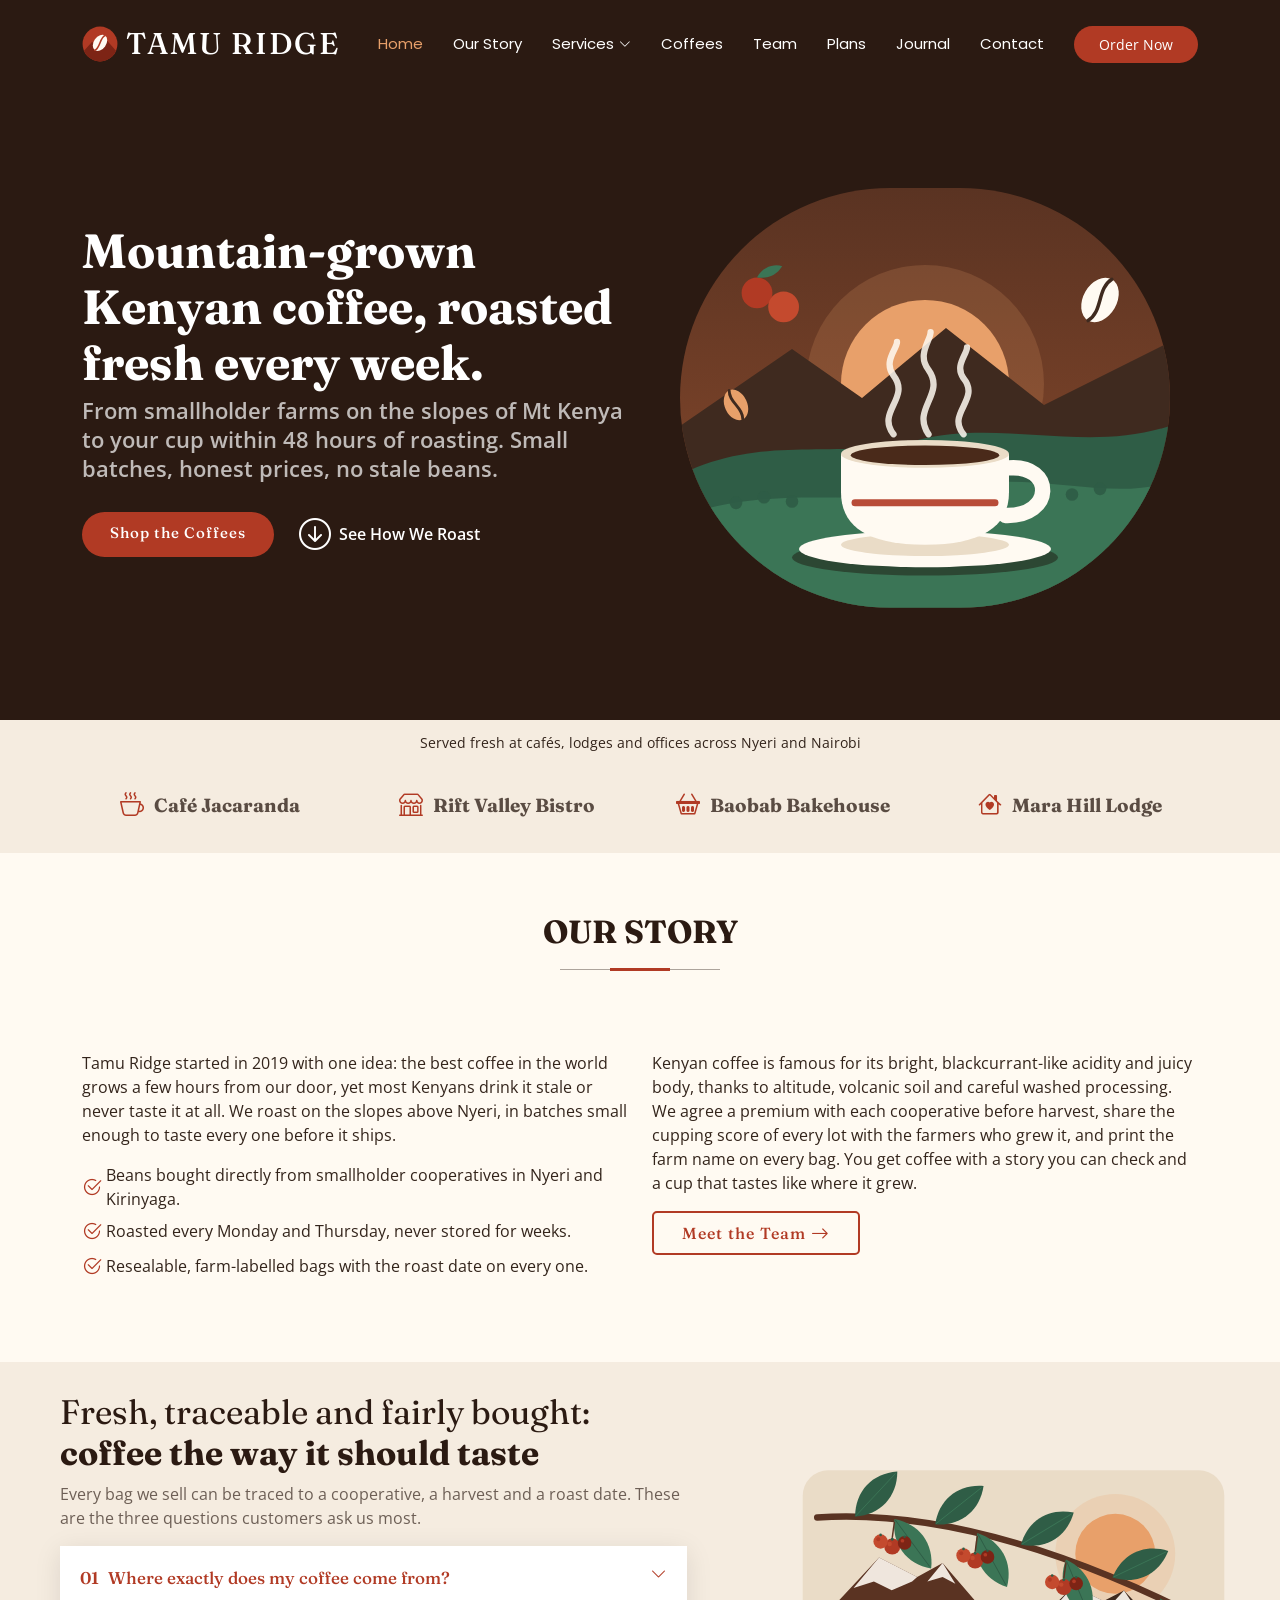
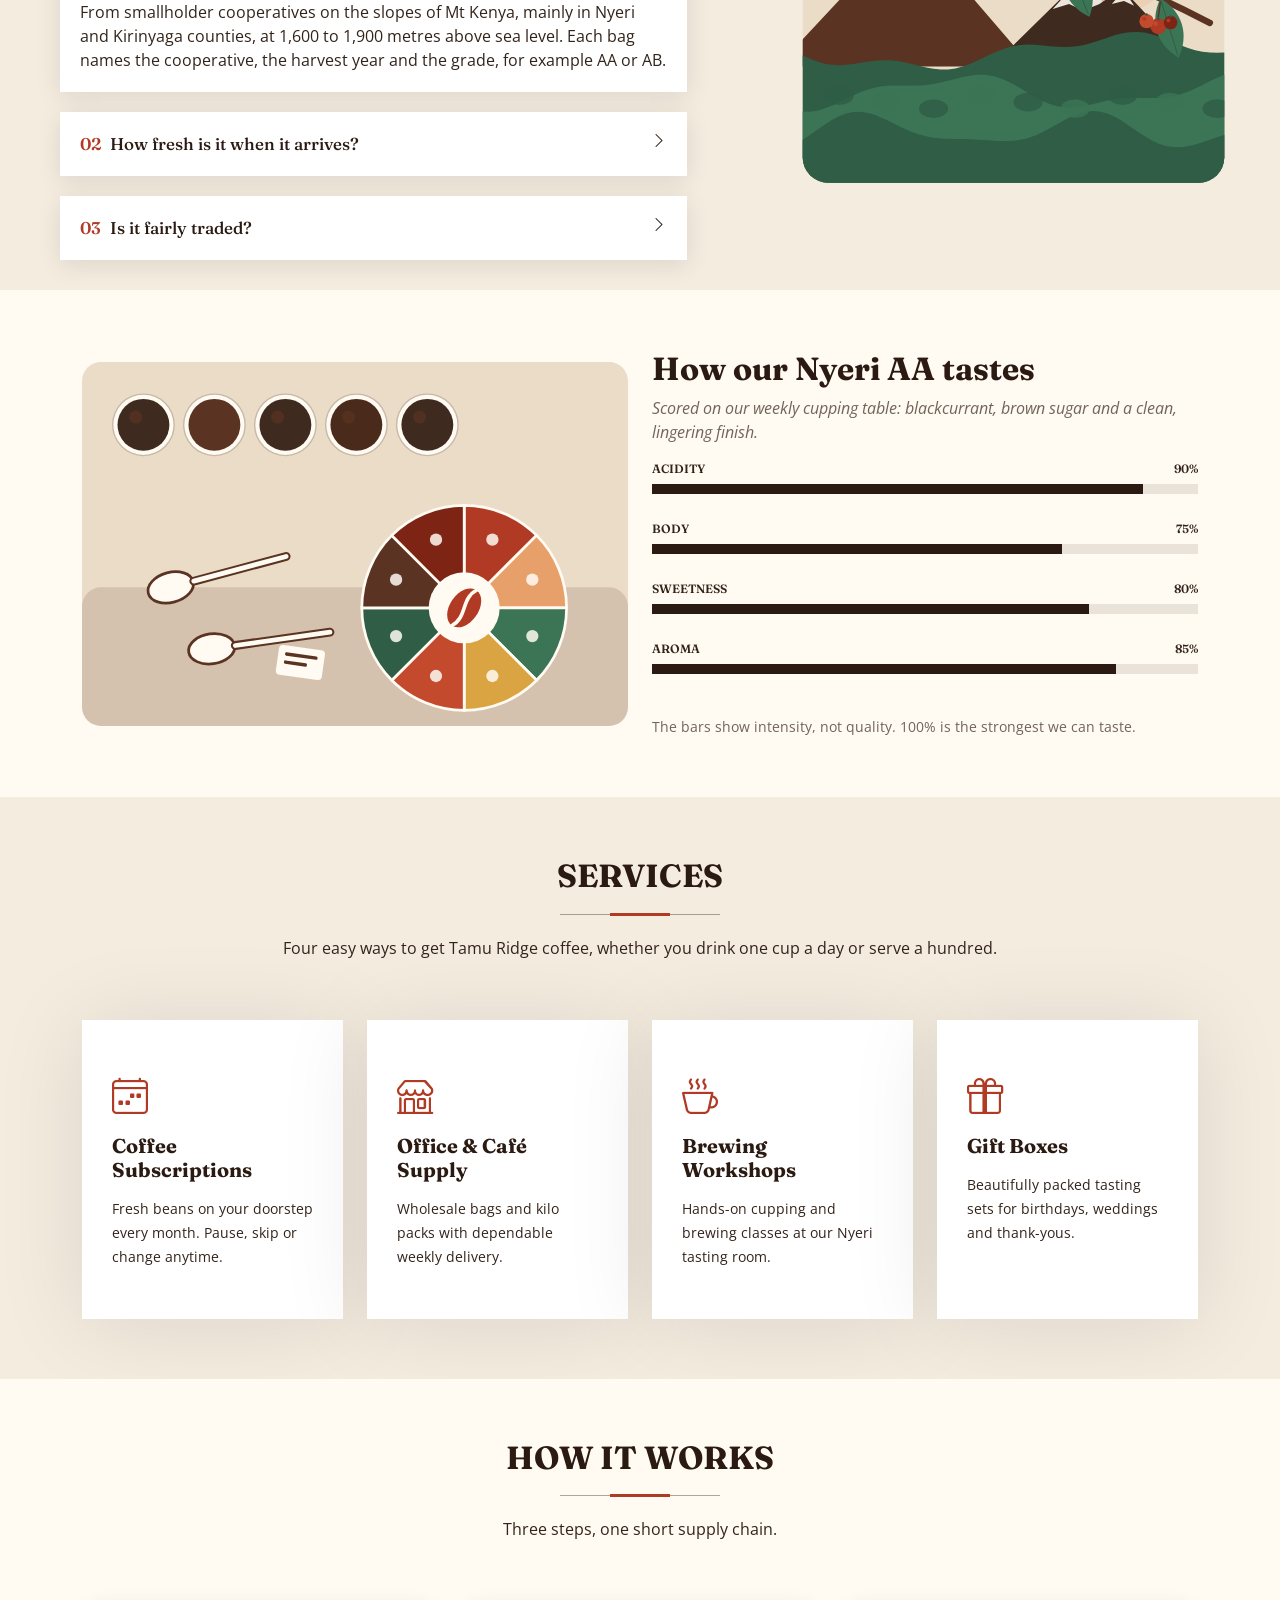
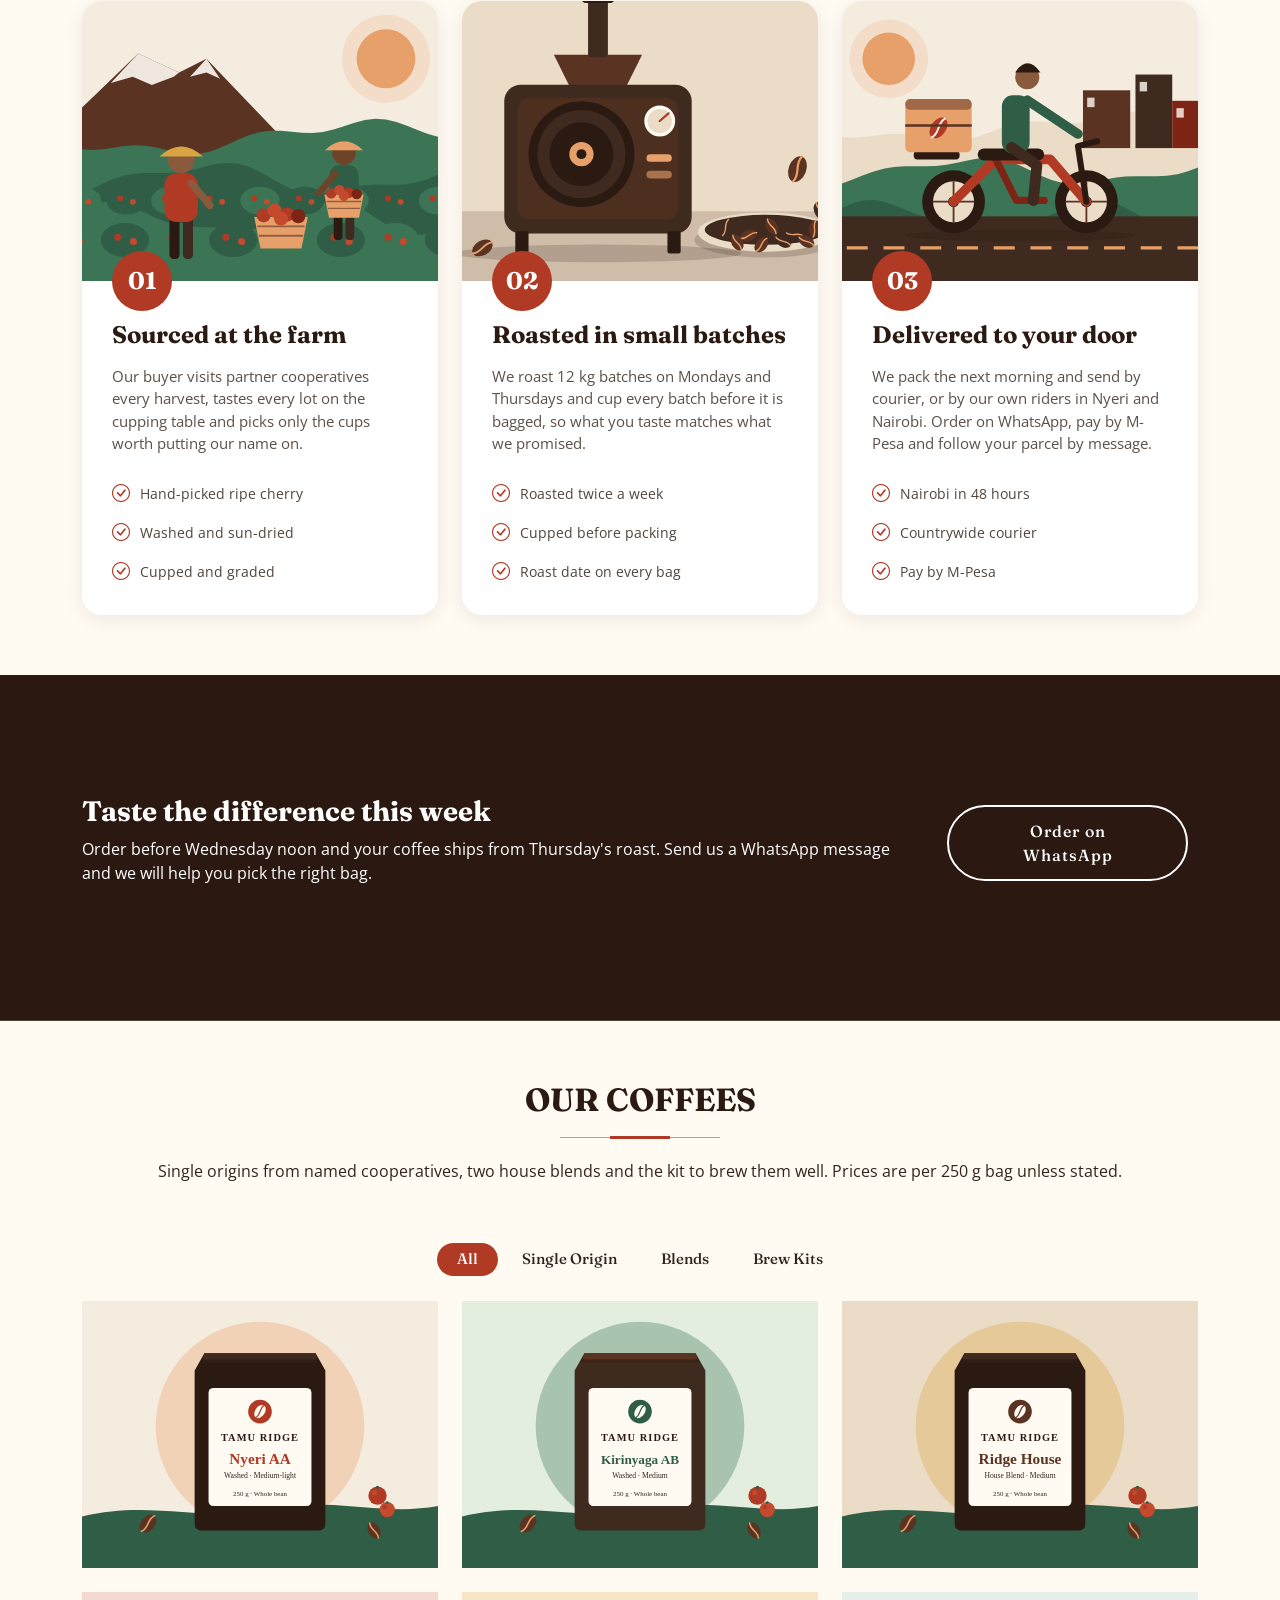
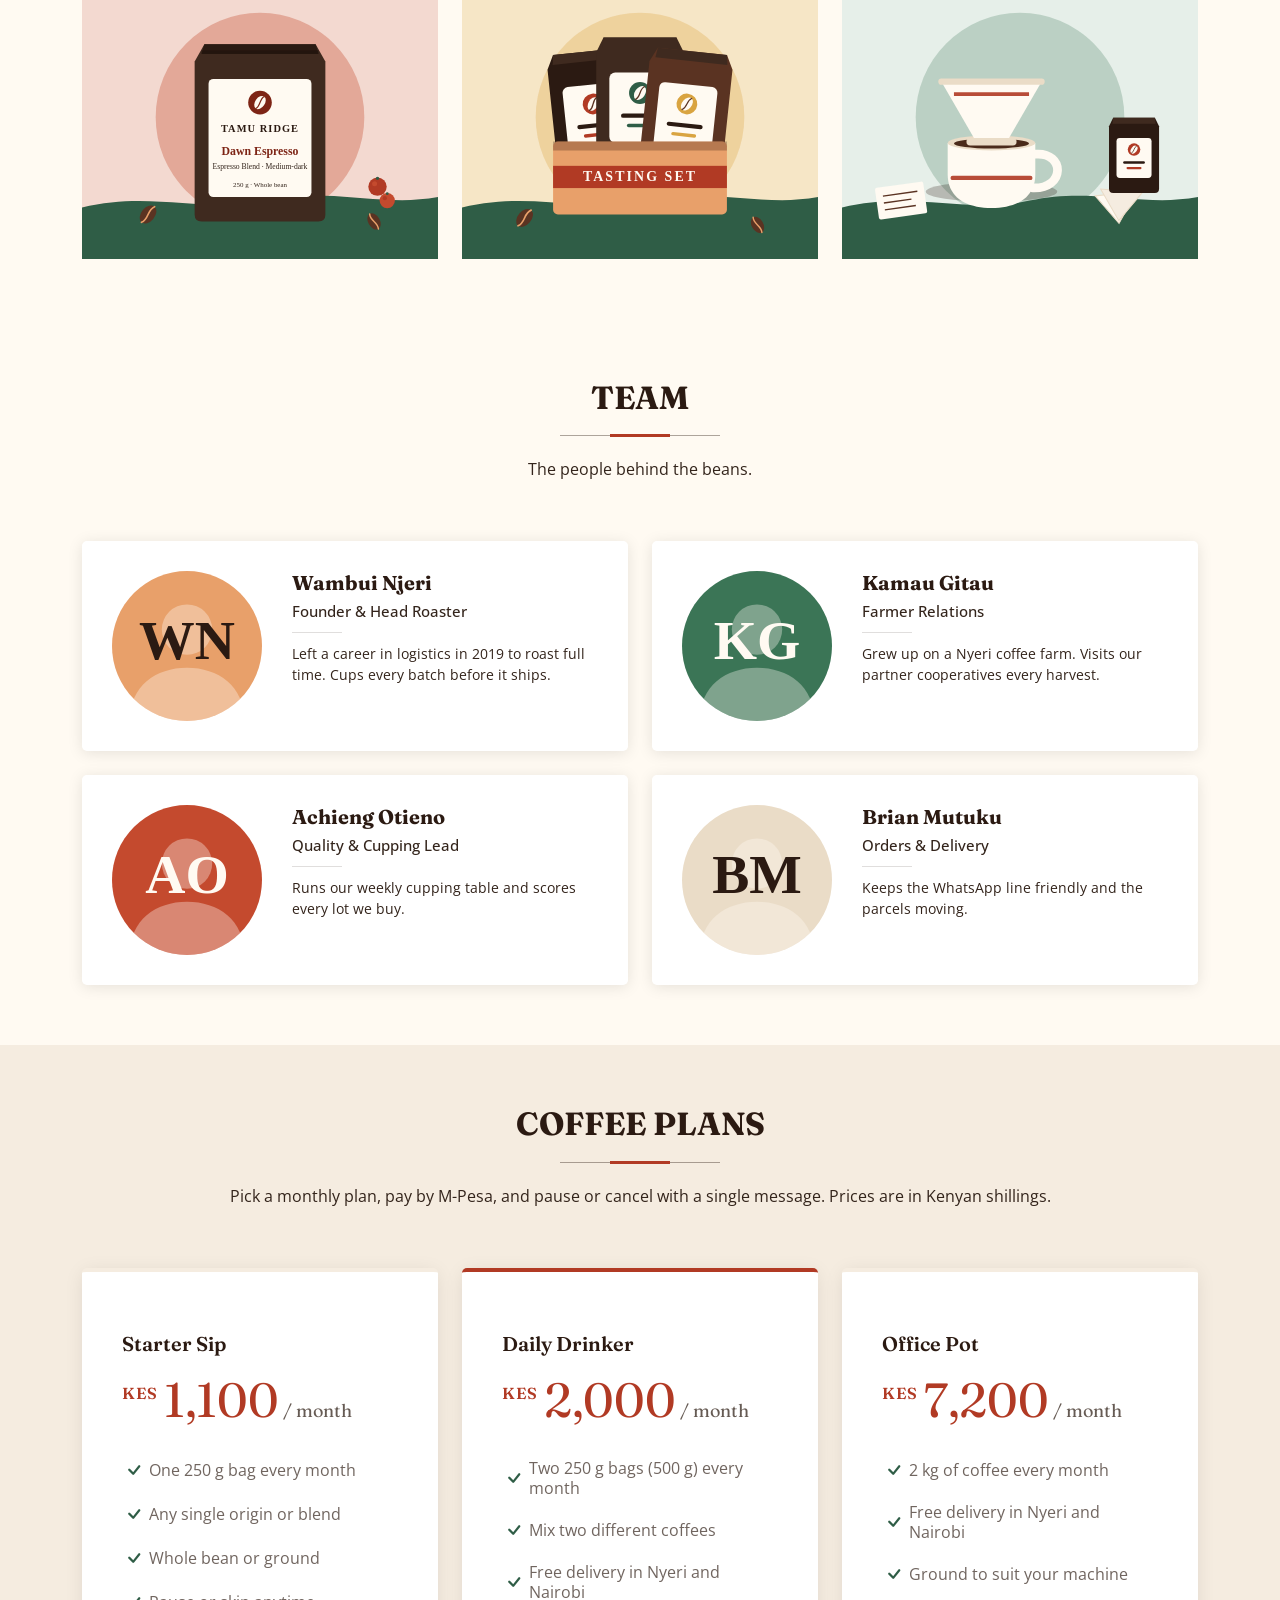
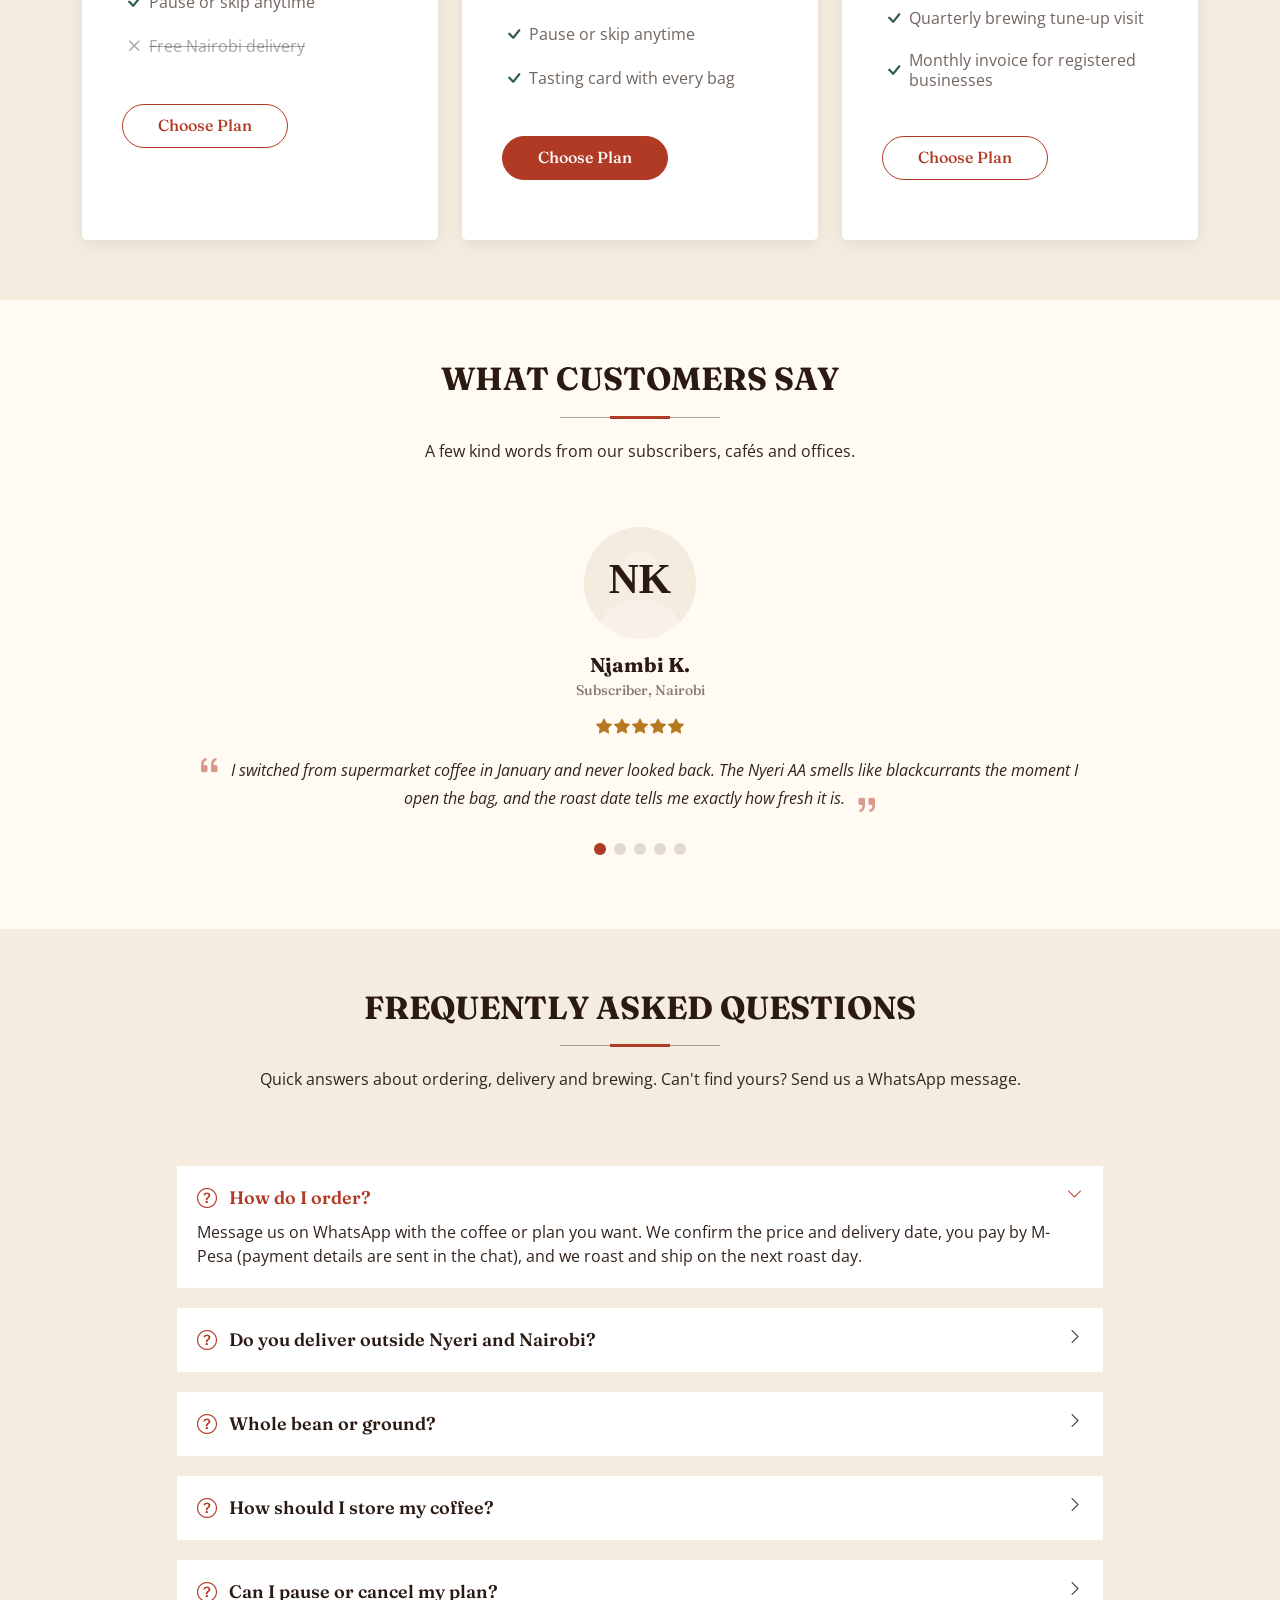
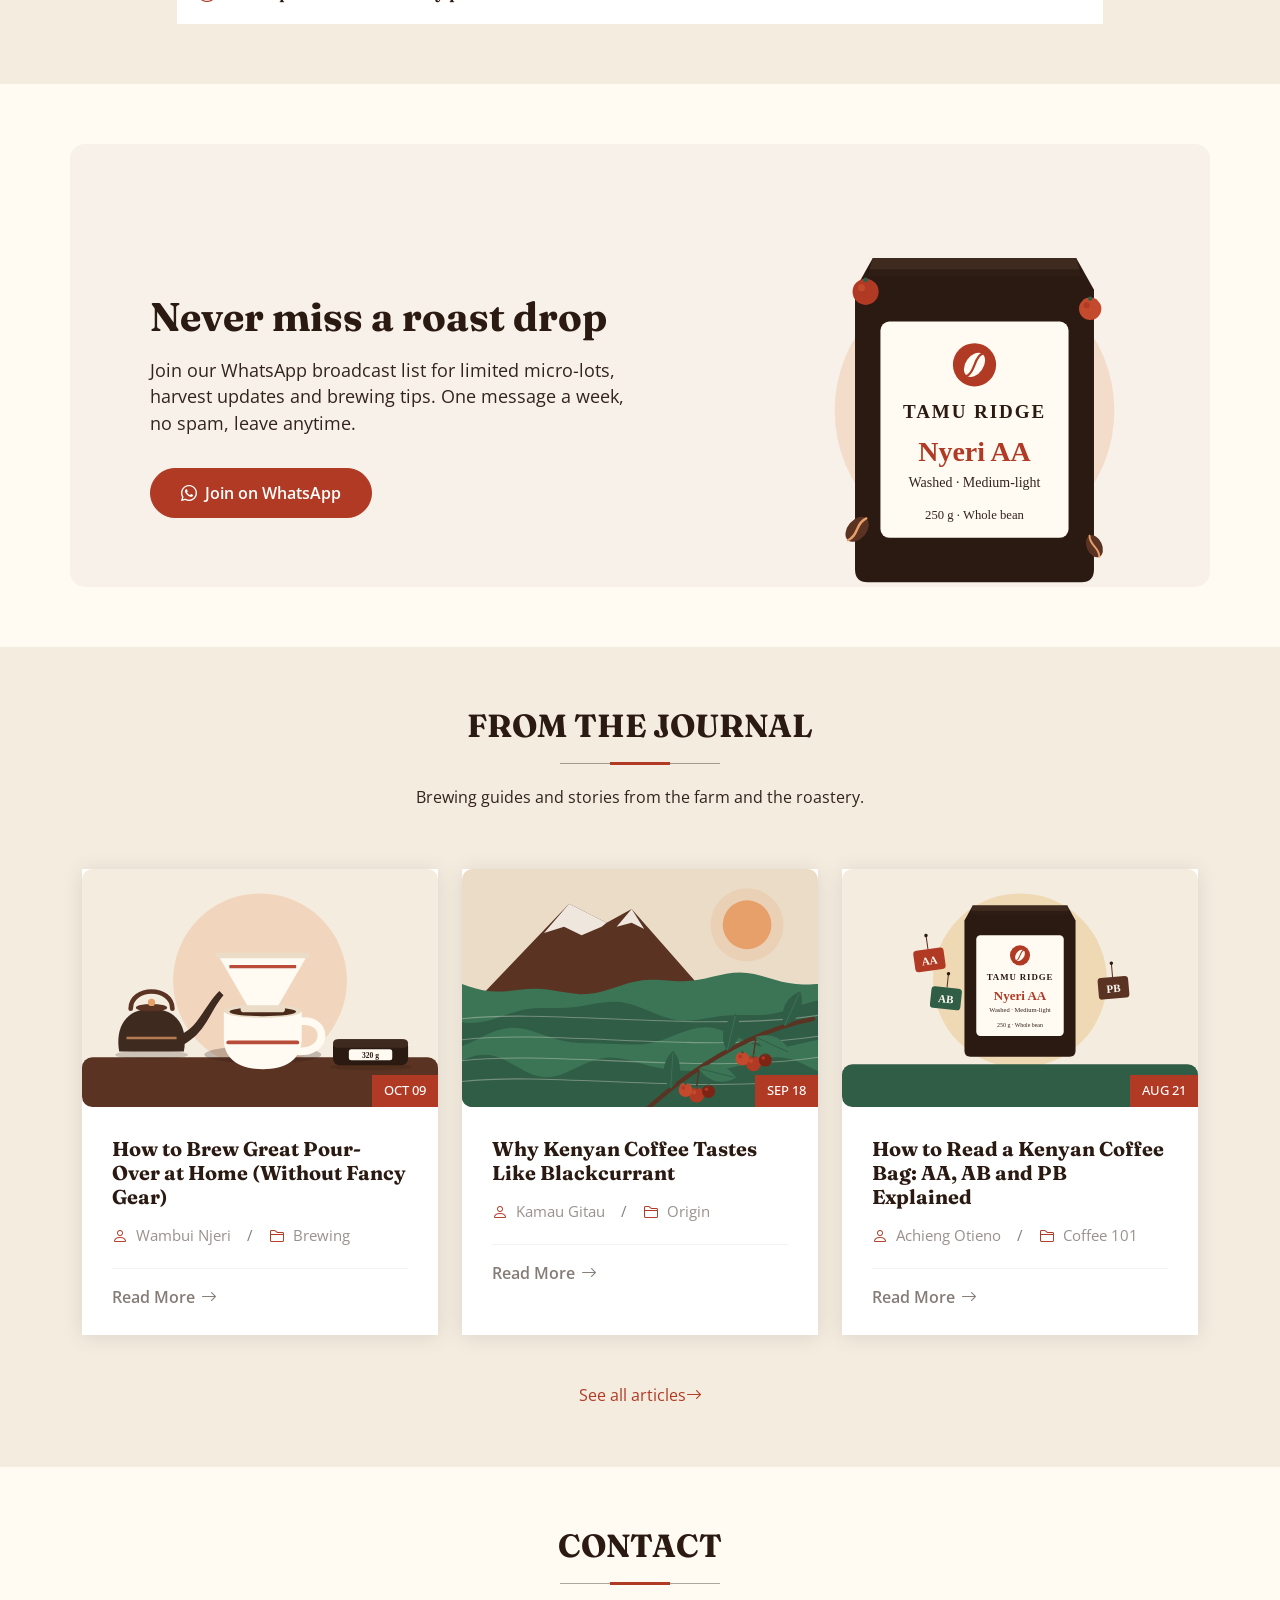
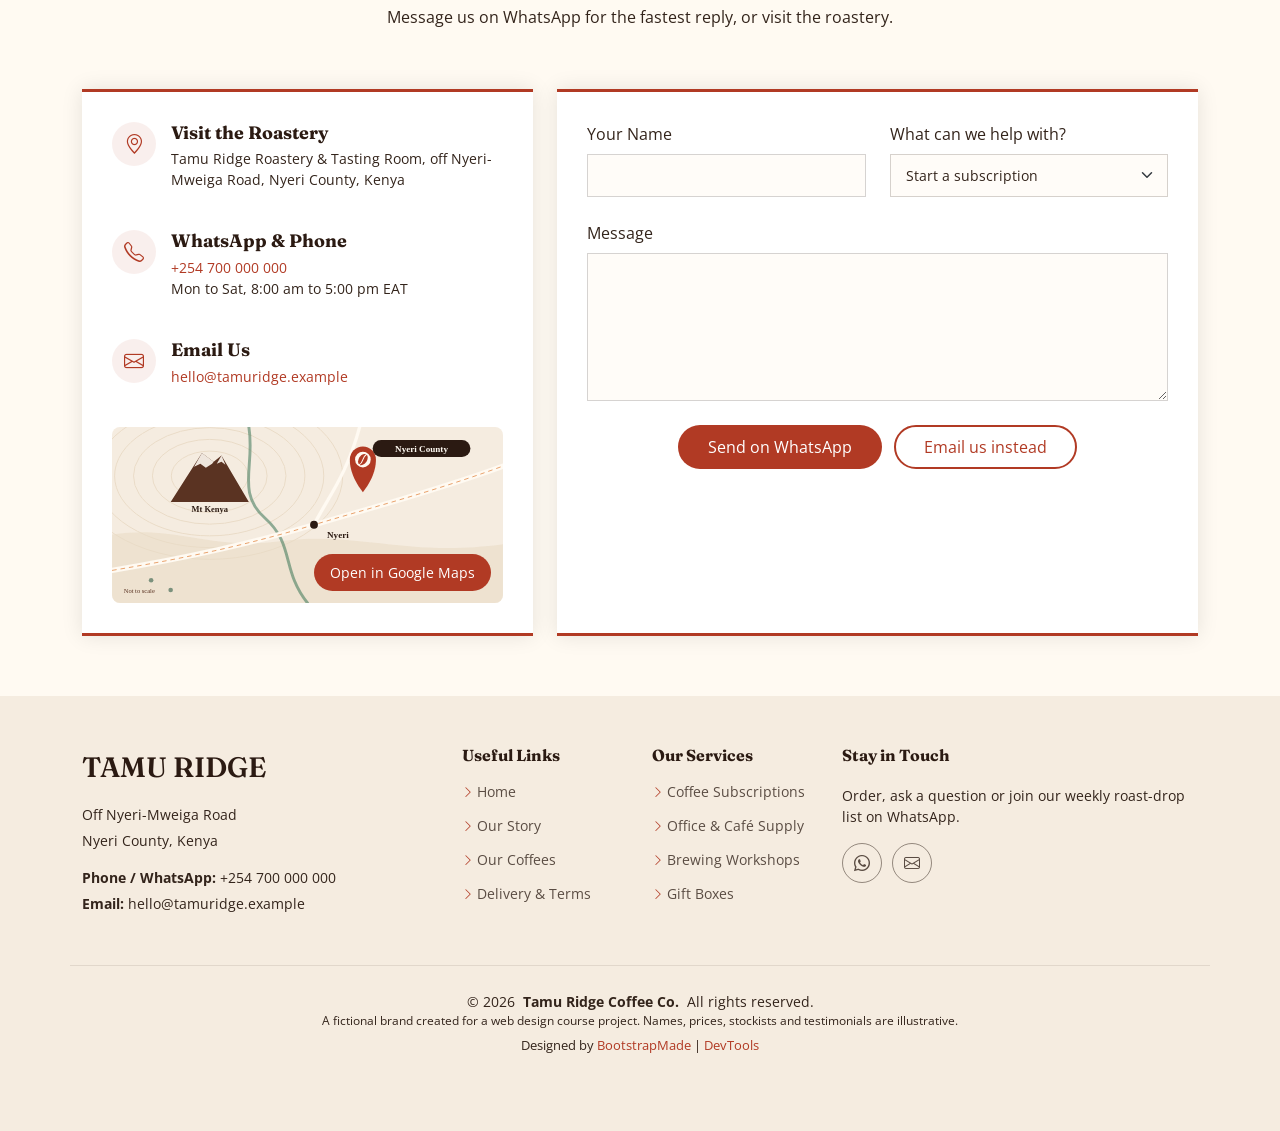
<file: index.html>
<!DOCTYPE html>
<html lang="en-KE">

<head>
  <meta charset="utf-8">
  <meta content="width=device-width, initial-scale=1.0" name="viewport">
  <title>Tamu Ridge Coffee Co. | Fresh Kenyan Coffee Roasted in Nyeri</title>
  <meta name="description" content="Small-batch Kenyan coffee from smallholder farms on the slopes of Mt Kenya. Roasted weekly in Nyeri and delivered across Kenya. Subscriptions, office supply and workshops.">
  <meta name="keywords" content="Kenyan coffee, Nyeri coffee, coffee subscription Kenya, specialty coffee Nairobi, AA coffee, coffee roastery, office coffee supply">
  <meta name="theme-color" content="#2b1a12">

  <!-- Open Graph / Twitter -->
  <meta property="og:type" content="website">
  <meta property="og:site_name" content="Tamu Ridge Coffee Co.">
  <meta property="og:title" content="Tamu Ridge Coffee Co. | Fresh Kenyan Coffee Roasted in Nyeri">
  <meta property="og:description" content="Small-batch Kenyan coffee from smallholder farms on the slopes of Mt Kenya. Roasted weekly in Nyeri and delivered across Kenya. Subscriptions, office supply and workshops.">
  <meta property="og:locale" content="en_KE">
  <meta property="og:image" content="assets/img/og-image.png">
  <meta name="twitter:card" content="summary_large_image">

  <!-- Favicons -->
  <link rel="icon" href="assets/img/favicon.svg" type="image/svg+xml">
  <link rel="icon" href="assets/img/favicon.png" sizes="32x32" type="image/png">
  <link rel="apple-touch-icon" href="assets/img/apple-touch-icon.png">

  <!-- Fonts -->
  <link href="https://fonts.googleapis.com" rel="preconnect">
  <link href="https://fonts.gstatic.com" rel="preconnect" crossorigin>
  <link href="https://fonts.googleapis.com/css2?family=Fraunces:wght@600;700&family=Open+Sans:wght@400;600;700&family=Poppins:wght@400;500;600&display=swap" rel="stylesheet">

  <!-- Vendor CSS Files -->
  <link href="assets/vendor/bootstrap/css/bootstrap.min.css" rel="stylesheet">
  <link href="assets/vendor/bootstrap-icons/bootstrap-icons.css" rel="stylesheet">
  <link href="assets/vendor/aos/aos.css" rel="stylesheet">
  <link href="assets/vendor/glightbox/css/glightbox.min.css" rel="stylesheet">
  <link href="assets/vendor/swiper/swiper-bundle.min.css" rel="stylesheet">

  <!-- Main CSS File -->
  <link href="assets/css/main.css" rel="stylesheet">
</head>

<body class="index-page">

  <header id="header" class="header d-flex align-items-center fixed-top">
    <div class="container-fluid container-xl position-relative d-flex align-items-center">

      <a href="index.html" class="logo d-flex align-items-center me-auto">
        <img src="assets/img/logo.svg" alt="" width="36" height="36"><span class="sitename">Tamu Ridge</span>
      </a>

      <nav id="navmenu" class="navmenu" aria-label="Main">
        <ul>
          <li><a href="#hero" class="active">Home</a></li>
          <li><a href="#about">Our Story</a></li>
          <li class="dropdown"><a href="#services"><span>Services</span> <i class="bi bi-chevron-down toggle-dropdown"></i></a>
            <ul>
              <li><a href="service-details.html#subscriptions">Coffee Subscriptions</a></li>
              <li><a href="service-details.html#office-supply">Office &amp; Café Supply</a></li>
              <li><a href="service-details.html#workshops">Brewing Workshops</a></li>
              <li><a href="service-details.html#gifting">Gift Boxes</a></li>
            </ul>
          </li>
          <li><a href="#coffees">Coffees</a></li>
          <li><a href="#team">Team</a></li>
          <li><a href="#pricing">Plans</a></li>
          <li><a href="blog.html">Journal</a></li>
          <li><a href="#contact">Contact</a></li>
        </ul>
        <i class="mobile-nav-toggle d-xl-none bi bi-list" role="button" aria-label="Toggle navigation" tabindex="0"></i>
      </nav>

      <a class="btn-getstarted" href="https://wa.me/254700000000?text=Hello%20Tamu%20Ridge%2C%20I%27d%20like%20to%20place%20an%20order." target="_blank" rel="noopener">Order Now</a>

    </div>
  </header>

  <main class="main">

    <!-- Hero Section -->
    <section id="hero" class="hero section dark-background">

      <div class="container">
        <div class="row gy-4">
          <div class="col-lg-6 order-2 order-lg-1 d-flex flex-column justify-content-center" data-aos="zoom-out">
            <h1>Mountain-grown Kenyan coffee, roasted fresh every week.</h1>
            <p>From smallholder farms on the slopes of Mt Kenya to your cup within 48 hours of roasting. Small batches, honest prices, no stale beans.</p>
            <div class="d-flex">
              <a href="#coffees" class="btn-get-started">Shop the Coffees</a>
              <a href="#work-process" class="btn-watch-video d-flex align-items-center"><i class="bi bi-arrow-down-circle"></i><span>See How We Roast</span></a>
            </div>
          </div>
          <div class="col-lg-6 order-1 order-lg-2 hero-img" data-aos="zoom-out" data-aos-delay="200">
            <img src="assets/img/hero-img.svg" class="img-fluid animated" width="780" height="646" alt="Illustration of a steaming cup of coffee in front of terraced coffee hills and a rising sun.">
          </div>
        </div>
      </div>

    </section><!-- /Hero Section -->

    <!-- Stockists Section -->
    <section id="stockists" class="clients section light-background">

      <div class="container" data-aos="zoom-in">

        <p class="text-center small mb-3">Served fresh at cafés, lodges and offices across Nyeri and Nairobi</p>

        <div class="swiper init-swiper">
          <script type="application/json" class="swiper-config">
            {
              "loop": true,
              "speed": 600,
              "autoplay": {
                "delay": 5000
              },
              "slidesPerView": "auto",
              "pagination": {
                "el": ".swiper-pagination",
                "type": "bullets",
                "clickable": true
              },
              "breakpoints": {
                "320": {"slidesPerView": 1, "spaceBetween": 20},
                "576": {"slidesPerView": 2, "spaceBetween": 30},
                "768": {"slidesPerView": 3, "spaceBetween": 30},
                "992": {"slidesPerView": 3, "spaceBetween": 30},
                "1200": {"slidesPerView": 4, "spaceBetween": 30}
              }
            }
          </script>
          <div class="swiper-wrapper align-items-center">
            <div class="swiper-slide"><span class="stockist"><i class="bi bi-cup-hot" aria-hidden="true"></i> Café Jacaranda</span></div>
            <div class="swiper-slide"><span class="stockist"><i class="bi bi-shop" aria-hidden="true"></i> Rift Valley Bistro</span></div>
            <div class="swiper-slide"><span class="stockist"><i class="bi bi-basket2" aria-hidden="true"></i> Baobab Bakehouse</span></div>
            <div class="swiper-slide"><span class="stockist"><i class="bi bi-house-heart" aria-hidden="true"></i> Mara Hill Lodge</span></div>
            <div class="swiper-slide"><span class="stockist"><i class="bi bi-book" aria-hidden="true"></i> Ndovu Books &amp; Brew</span></div>
            <div class="swiper-slide"><span class="stockist"><i class="bi bi-laptop" aria-hidden="true"></i> Kopje Co-Working</span></div>
            <div class="swiper-slide"><span class="stockist"><i class="bi bi-buildings" aria-hidden="true"></i> Sunbird Guesthouse</span></div>
            <div class="swiper-slide"><span class="stockist"><i class="bi bi-egg-fried" aria-hidden="true"></i> Savanna Table</span></div>
          </div>
        </div>

      </div>

    </section><!-- /Stockists Section -->

    <!-- About Section -->
    <section id="about" class="about section">

      <!-- Section Title -->
      <div class="container section-title" data-aos="fade-up">
        <h2>Our Story</h2>
      </div><!-- End Section Title -->

      <div class="container">

        <div class="row gy-4">

          <div class="col-lg-6 content" data-aos="fade-up" data-aos-delay="100">
            <p>
              Tamu Ridge started in 2019 with one idea: the best coffee in the world grows a few hours from our door, yet most Kenyans drink it stale or never taste it at all. We roast on the slopes above Nyeri, in batches small enough to taste every one before it ships.
            </p>
            <ul>
              <li><i class="bi bi-check2-circle"></i> <span>Beans bought directly from smallholder cooperatives in Nyeri and Kirinyaga.</span></li>
              <li><i class="bi bi-check2-circle"></i> <span>Roasted every Monday and Thursday, never stored for weeks.</span></li>
              <li><i class="bi bi-check2-circle"></i> <span>Resealable, farm-labelled bags with the roast date on every one.</span></li>
            </ul>
          </div>

          <div class="col-lg-6" data-aos="fade-up" data-aos-delay="200">
            <p>Kenyan coffee is famous for its bright, blackcurrant-like acidity and juicy body, thanks to altitude, volcanic soil and careful washed processing. We agree a premium with each cooperative before harvest, share the cupping score of every lot with the farmers who grew it, and print the farm name on every bag. You get coffee with a story you can check and a cup that tastes like where it grew.</p>
            <a href="#team" class="read-more"><span>Meet the Team</span><i class="bi bi-arrow-right"></i></a>
          </div>

        </div>

      </div>

    </section><!-- /About Section -->

    <!-- Why Us Section -->
    <section id="why-us" class="section why-us light-background" data-builder="section">

      <div class="container-fluid">

        <div class="row gy-4">

          <div class="col-lg-7 d-flex flex-column justify-content-center order-2 order-lg-1">

            <div class="content px-xl-5" data-aos="fade-up" data-aos-delay="100">
              <h3><span>Fresh, traceable and fairly bought: </span><strong>coffee the way it should taste</strong></h3>
              <p>
                Every bag we sell can be traced to a cooperative, a harvest and a roast date. These are the three questions customers ask us most.
              </p>
            </div>

            <div class="faq-container px-xl-5" data-aos="fade-up" data-aos-delay="200">

              <div class="faq-item faq-active">
                <h3><span>01</span> Where exactly does my coffee come from?</h3>
                <div class="faq-content">
                  <p>From smallholder cooperatives on the slopes of Mt Kenya, mainly in Nyeri and Kirinyaga counties, at 1,600 to 1,900 metres above sea level. Each bag names the cooperative, the harvest year and the grade, for example AA or AB.</p>
                </div>
                <i class="faq-toggle bi bi-chevron-right"></i>
              </div><!-- End Faq item-->

              <div class="faq-item">
                <h3><span>02</span> How fresh is it when it arrives?</h3>
                <div class="faq-content">
                  <p>We roast on Mondays and Thursdays and pack the next morning. Nairobi orders usually arrive within 48 hours of roasting and the roast date is printed on every bag. We never ship beans older than seven days.</p>
                </div>
                <i class="faq-toggle bi bi-chevron-right"></i>
              </div><!-- End Faq item-->

              <div class="faq-item">
                <h3><span>03</span> Is it fairly traded?</h3>
                <div class="faq-content">
                  <p>We buy directly, so there is no middleman between you and the cooperative. We agree the price before harvest and share the cupping score of every lot with the farmers who grew it. Ask us what a farmer was paid and we will tell you.</p>
                </div>
                <i class="faq-toggle bi bi-chevron-right"></i>
              </div><!-- End Faq item-->

            </div>

          </div>

          <div class="col-lg-5 order-1 order-lg-2 why-us-img">
            <img src="assets/img/why-us.svg" class="img-fluid" width="1200" height="900" alt="Illustration of a coffee branch with ripe red cherries on a sunlit hillside." data-aos="zoom-in" data-aos-delay="100" loading="lazy">
          </div>
        </div>

      </div>

    </section><!-- /Why Us Section -->

    <!-- Cup Profile Section -->
    <section id="skills" class="skills section">

      <div class="container" data-aos="fade-up" data-aos-delay="100">

        <div class="row">

          <div class="col-lg-6 d-flex align-items-center">
            <img src="assets/img/illustration/cupping-wheel.svg" class="img-fluid" width="800" height="533" alt="Illustration of a cupping table with spoons, cups and a flavour wheel." loading="lazy">
          </div>

          <div class="col-lg-6 pt-4 pt-lg-0 content">

            <h3>How our Nyeri AA tastes</h3>
            <p class="fst-italic">
              Scored on our weekly cupping table: blackcurrant, brown sugar and a clean, lingering finish.
            </p>

            <div class="skills-content skills-animation">

              <div class="progress">
                <span class="skill"><span>Acidity</span> <i class="val">90%</i></span>
                <div class="progress-bar-wrap">
                  <div class="progress-bar" role="progressbar" aria-label="Acidity" aria-valuenow="90" aria-valuemin="0" aria-valuemax="100"></div>
                </div>
              </div><!-- End Skills Item -->

              <div class="progress">
                <span class="skill"><span>Body</span> <i class="val">75%</i></span>
                <div class="progress-bar-wrap">
                  <div class="progress-bar" role="progressbar" aria-label="Body" aria-valuenow="75" aria-valuemin="0" aria-valuemax="100"></div>
                </div>
              </div><!-- End Skills Item -->

              <div class="progress">
                <span class="skill"><span>Sweetness</span> <i class="val">80%</i></span>
                <div class="progress-bar-wrap">
                  <div class="progress-bar" role="progressbar" aria-label="Sweetness" aria-valuenow="80" aria-valuemin="0" aria-valuemax="100"></div>
                </div>
              </div><!-- End Skills Item -->

              <div class="progress">
                <span class="skill"><span>Aroma</span> <i class="val">85%</i></span>
                <div class="progress-bar-wrap">
                  <div class="progress-bar" role="progressbar" aria-label="Aroma" aria-valuenow="85" aria-valuemin="0" aria-valuemax="100"></div>
                </div>
              </div><!-- End Skills Item -->

            </div>

            <p class="small mt-3">The bars show intensity, not quality. 100% is the strongest we can taste.</p>

          </div>
        </div>

      </div>

    </section><!-- /Cup Profile Section -->

    <!-- Services Section -->
    <section id="services" class="services section light-background">

      <!-- Section Title -->
      <div class="container section-title" data-aos="fade-up">
        <h2>Services</h2>
        <p>Four easy ways to get Tamu Ridge coffee, whether you drink one cup a day or serve a hundred.</p>
      </div><!-- End Section Title -->

      <div class="container">

        <div class="row gy-4">

          <div class="col-xl-3 col-md-6 d-flex" data-aos="fade-up" data-aos-delay="100">
            <div class="service-item position-relative">
              <div class="icon"><i class="bi bi-calendar4-week icon"></i></div>
              <h3><a href="service-details.html#subscriptions" class="stretched-link">Coffee Subscriptions</a></h3>
              <p>Fresh beans on your doorstep every month. Pause, skip or change anytime.</p>
            </div>
          </div><!-- End Service Item -->

          <div class="col-xl-3 col-md-6 d-flex" data-aos="fade-up" data-aos-delay="200">
            <div class="service-item position-relative">
              <div class="icon"><i class="bi bi-shop icon"></i></div>
              <h3><a href="service-details.html#office-supply" class="stretched-link">Office &amp; Café Supply</a></h3>
              <p>Wholesale bags and kilo packs with dependable weekly delivery.</p>
            </div>
          </div><!-- End Service Item -->

          <div class="col-xl-3 col-md-6 d-flex" data-aos="fade-up" data-aos-delay="300">
            <div class="service-item position-relative">
              <div class="icon"><i class="bi bi-cup-hot icon"></i></div>
              <h3><a href="service-details.html#workshops" class="stretched-link">Brewing Workshops</a></h3>
              <p>Hands-on cupping and brewing classes at our Nyeri tasting room.</p>
            </div>
          </div><!-- End Service Item -->

          <div class="col-xl-3 col-md-6 d-flex" data-aos="fade-up" data-aos-delay="400">
            <div class="service-item position-relative">
              <div class="icon"><i class="bi bi-gift icon"></i></div>
              <h3><a href="service-details.html#gifting" class="stretched-link">Gift Boxes</a></h3>
              <p>Beautifully packed tasting sets for birthdays, weddings and thank-yous.</p>
            </div>
          </div><!-- End Service Item -->

        </div>

      </div>

    </section><!-- /Services Section -->

    <!-- How It Works Section -->
    <section id="work-process" class="work-process section">

      <!-- Section Title -->
      <div class="container section-title" data-aos="fade-up">
        <h2>How It Works</h2>
        <p>Three steps, one short supply chain.</p>
      </div><!-- End Section Title -->

      <div class="container" data-aos="fade-up" data-aos-delay="100">

        <div class="row gy-5">

          <div class="col-lg-4" data-aos="fade-up" data-aos-delay="200">
            <div class="steps-item">
              <div class="steps-image">
                <img src="assets/img/steps/step-1-farm.svg" alt="Illustration of coffee pickers among green hills with baskets of red cherries." class="img-fluid" width="800" height="533" loading="lazy">
              </div>
              <div class="steps-content">
                <div class="steps-number">01</div>
                <h3>Sourced at the farm</h3>
                <p>Our buyer visits partner cooperatives every harvest, tastes every lot on the cupping table and picks only the cups worth putting our name on.</p>
                <div class="steps-features">
                  <div class="feature-item">
                    <i class="bi bi-check-circle"></i>
                    <span>Hand-picked ripe cherry</span>
                  </div>
                  <div class="feature-item">
                    <i class="bi bi-check-circle"></i>
                    <span>Washed and sun-dried</span>
                  </div>
                  <div class="feature-item">
                    <i class="bi bi-check-circle"></i>
                    <span>Cupped and graded</span>
                  </div>
                </div>
              </div>
            </div><!-- End Steps Item -->
          </div>

          <div class="col-lg-4" data-aos="fade-up" data-aos-delay="300">
            <div class="steps-item">
              <div class="steps-image">
                <img src="assets/img/steps/step-2-roast.svg" alt="Illustration of a drum roaster with beans cooling in a tray." class="img-fluid" width="800" height="533" loading="lazy">
              </div>
              <div class="steps-content">
                <div class="steps-number">02</div>
                <h3>Roasted in small batches</h3>
                <p>We roast 12 kg batches on Mondays and Thursdays and cup every batch before it is bagged, so what you taste matches what we promised.</p>
                <div class="steps-features">
                  <div class="feature-item">
                    <i class="bi bi-check-circle"></i>
                    <span>Roasted twice a week</span>
                  </div>
                  <div class="feature-item">
                    <i class="bi bi-check-circle"></i>
                    <span>Cupped before packing</span>
                  </div>
                  <div class="feature-item">
                    <i class="bi bi-check-circle"></i>
                    <span>Roast date on every bag</span>
                  </div>
                </div>
              </div>
            </div><!-- End Steps Item -->
          </div>

          <div class="col-lg-4" data-aos="fade-up" data-aos-delay="400">
            <div class="steps-item">
              <div class="steps-image">
                <img src="assets/img/steps/step-3-delivery.svg" alt="Illustration of a delivery rider on a motorbike carrying a box of coffee bags." class="img-fluid" width="800" height="533" loading="lazy">
              </div>
              <div class="steps-content">
                <div class="steps-number">03</div>
                <h3>Delivered to your door</h3>
                <p>We pack the next morning and send by courier, or by our own riders in Nyeri and Nairobi. Order on WhatsApp, pay by M-Pesa and follow your parcel by message.</p>
                <div class="steps-features">
                  <div class="feature-item">
                    <i class="bi bi-check-circle"></i>
                    <span>Nairobi in 48 hours</span>
                  </div>
                  <div class="feature-item">
                    <i class="bi bi-check-circle"></i>
                    <span>Countrywide courier</span>
                  </div>
                  <div class="feature-item">
                    <i class="bi bi-check-circle"></i>
                    <span>Pay by M-Pesa</span>
                  </div>
                </div>
              </div>
            </div><!-- End Steps Item -->
          </div>

        </div>

      </div>

    </section><!-- /How It Works Section -->

    <!-- Call To Action Section -->
    <section id="call-to-action" class="call-to-action section dark-background">

      <img src="assets/img/bg/bg-ridge.svg" alt="" width="1920" height="1080">

      <div class="container">

        <div class="row" data-aos="zoom-in" data-aos-delay="100">
          <div class="col-xl-9 text-center text-xl-start">
            <h3>Taste the difference this week</h3>
            <p>Order before Wednesday noon and your coffee ships from Thursday's roast. Send us a WhatsApp message and we will help you pick the right bag.</p>
          </div>
          <div class="col-xl-3 cta-btn-container text-center">
            <a class="cta-btn align-middle" href="https://wa.me/254700000000?text=Hello%20Tamu%20Ridge%2C%20please%20help%20me%20pick%20a%20coffee." target="_blank" rel="noopener">Order on WhatsApp</a>
          </div>
        </div>

      </div>

    </section><!-- /Call To Action Section -->

    <!-- Coffees Section -->
    <section id="coffees" class="portfolio section">

      <!-- Section Title -->
      <div class="container section-title" data-aos="fade-up">
        <h2>Our Coffees</h2>
        <p>Single origins from named cooperatives, two house blends and the kit to brew them well. Prices are per 250 g bag unless stated.</p>
      </div><!-- End Section Title -->

      <div class="container">

        <div class="isotope-layout" data-default-filter="*" data-layout="masonry" data-sort="original-order">

          <ul class="portfolio-filters isotope-filters" data-aos="fade-up" data-aos-delay="100">
            <li data-filter="*" class="filter-active">All</li>
            <li data-filter=".filter-origin">Single Origin</li>
            <li data-filter=".filter-blend">Blends</li>
            <li data-filter=".filter-kit">Brew Kits</li>
          </ul><!-- End Coffee Filters -->

          <div class="row gy-4 isotope-container" data-aos="fade-up" data-aos-delay="200">

            <div class="col-lg-4 col-md-6 portfolio-item isotope-item filter-origin">
              <img src="assets/img/coffees/nyeri-aa.svg" class="img-fluid" width="1024" height="768" alt="Tamu Ridge Nyeri AA Washed coffee bag with label">
              <div class="portfolio-info">
                <h3>Nyeri AA Washed</h3>
                <p>Blackcurrant, brown sugar. KES 1,200</p>
                <a href="assets/img/coffees/nyeri-aa.svg" title="Nyeri AA Washed" data-gallery="coffee-gallery-origin" class="glightbox preview-link" aria-label="Enlarge picture of Nyeri AA Washed"><i class="bi bi-zoom-in"></i></a>
                <a href="coffee-details.html#nyeri-aa" title="More Details" class="details-link" aria-label="More details about Nyeri AA Washed"><i class="bi bi-link-45deg"></i></a>
              </div>
            </div><!-- End Coffee Item -->

            <div class="col-lg-4 col-md-6 portfolio-item isotope-item filter-origin">
              <img src="assets/img/coffees/kirinyaga-ab.svg" class="img-fluid" width="1024" height="768" alt="Tamu Ridge Kirinyaga AB Washed coffee bag with label">
              <div class="portfolio-info">
                <h3>Kirinyaga AB Washed</h3>
                <p>Red apple, cocoa nibs. KES 1,050</p>
                <a href="assets/img/coffees/kirinyaga-ab.svg" title="Kirinyaga AB Washed" data-gallery="coffee-gallery-origin" class="glightbox preview-link" aria-label="Enlarge picture of Kirinyaga AB Washed"><i class="bi bi-zoom-in"></i></a>
                <a href="coffee-details.html#kirinyaga-ab" title="More Details" class="details-link" aria-label="More details about Kirinyaga AB Washed"><i class="bi bi-link-45deg"></i></a>
              </div>
            </div><!-- End Coffee Item -->

            <div class="col-lg-4 col-md-6 portfolio-item isotope-item filter-blend">
              <img src="assets/img/coffees/ridge-house-blend.svg" class="img-fluid" width="1024" height="768" alt="Tamu Ridge Ridge House Blend coffee bag with label">
              <div class="portfolio-info">
                <h3>Ridge House Blend</h3>
                <p>Milk chocolate, toasted hazelnut. KES 850</p>
                <a href="assets/img/coffees/ridge-house-blend.svg" title="Ridge House Blend" data-gallery="coffee-gallery-blend" class="glightbox preview-link" aria-label="Enlarge picture of Ridge House Blend"><i class="bi bi-zoom-in"></i></a>
                <a href="coffee-details.html#ridge-house-blend" title="More Details" class="details-link" aria-label="More details about Ridge House Blend"><i class="bi bi-link-45deg"></i></a>
              </div>
            </div><!-- End Coffee Item -->

            <div class="col-lg-4 col-md-6 portfolio-item isotope-item filter-blend">
              <img src="assets/img/coffees/dawn-espresso.svg" class="img-fluid" width="1024" height="768" alt="Tamu Ridge Dawn Espresso Blend coffee bag with label">
              <div class="portfolio-info">
                <h3>Dawn Espresso Blend</h3>
                <p>Dark chocolate, caramel. KES 900</p>
                <a href="assets/img/coffees/dawn-espresso.svg" title="Dawn Espresso Blend" data-gallery="coffee-gallery-blend" class="glightbox preview-link" aria-label="Enlarge picture of Dawn Espresso Blend"><i class="bi bi-zoom-in"></i></a>
                <a href="coffee-details.html#dawn-espresso" title="More Details" class="details-link" aria-label="More details about Dawn Espresso Blend"><i class="bi bi-link-45deg"></i></a>
              </div>
            </div><!-- End Coffee Item -->

            <div class="col-lg-4 col-md-6 portfolio-item isotope-item filter-kit">
              <img src="assets/img/coffees/tasting-set.svg" class="img-fluid" width="1024" height="768" alt="Illustration of the Discovery Tasting Set in a gift box">
              <div class="portfolio-info">
                <h3>Discovery Tasting Set</h3>
                <p>Three 100 g bags. KES 1,500</p>
                <a href="assets/img/coffees/tasting-set.svg" title="Discovery Tasting Set" data-gallery="coffee-gallery-kit" class="glightbox preview-link" aria-label="Enlarge picture of Discovery Tasting Set"><i class="bi bi-zoom-in"></i></a>
                <a href="coffee-details.html#tasting-set" title="More Details" class="details-link" aria-label="More details about Discovery Tasting Set"><i class="bi bi-link-45deg"></i></a>
              </div>
            </div><!-- End Coffee Item -->

            <div class="col-lg-4 col-md-6 portfolio-item isotope-item filter-kit">
              <img src="assets/img/coffees/pour-over-kit.svg" class="img-fluid" width="1024" height="768" alt="Illustration of the Pour-Over Starter Kit in a gift box">
              <div class="portfolio-info">
                <h3>Pour-Over Starter Kit</h3>
                <p>Dripper, filters and 250 g. KES 3,200</p>
                <a href="assets/img/coffees/pour-over-kit.svg" title="Pour-Over Starter Kit" data-gallery="coffee-gallery-kit" class="glightbox preview-link" aria-label="Enlarge picture of Pour-Over Starter Kit"><i class="bi bi-zoom-in"></i></a>
                <a href="coffee-details.html#pour-over-kit" title="More Details" class="details-link" aria-label="More details about Pour-Over Starter Kit"><i class="bi bi-link-45deg"></i></a>
              </div>
            </div><!-- End Coffee Item -->

          </div><!-- End Coffee Container -->

        </div>

      </div>

    </section><!-- /Coffees Section -->

    <!-- Team Section -->
    <section id="team" class="team section">

      <!-- Section Title -->
      <div class="container section-title" data-aos="fade-up">
        <h2>Team</h2>
        <p>The people behind the beans.</p>
      </div><!-- End Section Title -->

      <div class="container">

        <div class="row gy-4">

          <div class="col-lg-6" data-aos="fade-up" data-aos-delay="100">
            <div class="team-member d-flex align-items-start">
              <div class="pic"><img src="assets/img/people/avatar-wambui-njeri.svg" class="img-fluid" width="512" height="512" alt="" loading="lazy"></div>
              <div class="member-info">
                <h3>Wambui Njeri</h3>
                <span>Founder &amp; Head Roaster</span>
                <p>Left a career in logistics in 2019 to roast full time. Cups every batch before it ships.</p>
              </div>
            </div>
          </div><!-- End Team Member -->

          <div class="col-lg-6" data-aos="fade-up" data-aos-delay="200">
            <div class="team-member d-flex align-items-start">
              <div class="pic"><img src="assets/img/people/avatar-kamau-gitau.svg" class="img-fluid" width="512" height="512" alt="" loading="lazy"></div>
              <div class="member-info">
                <h3>Kamau Gitau</h3>
                <span>Farmer Relations</span>
                <p>Grew up on a Nyeri coffee farm. Visits our partner cooperatives every harvest.</p>
              </div>
            </div>
          </div><!-- End Team Member -->

          <div class="col-lg-6" data-aos="fade-up" data-aos-delay="300">
            <div class="team-member d-flex align-items-start">
              <div class="pic"><img src="assets/img/people/avatar-achieng-otieno.svg" class="img-fluid" width="512" height="512" alt="" loading="lazy"></div>
              <div class="member-info">
                <h3>Achieng Otieno</h3>
                <span>Quality &amp; Cupping Lead</span>
                <p>Runs our weekly cupping table and scores every lot we buy.</p>
              </div>
            </div>
          </div><!-- End Team Member -->

          <div class="col-lg-6" data-aos="fade-up" data-aos-delay="400">
            <div class="team-member d-flex align-items-start">
              <div class="pic"><img src="assets/img/people/avatar-brian-mutuku.svg" class="img-fluid" width="512" height="512" alt="" loading="lazy"></div>
              <div class="member-info">
                <h3>Brian Mutuku</h3>
                <span>Orders &amp; Delivery</span>
                <p>Keeps the WhatsApp line friendly and the parcels moving.</p>
              </div>
            </div>
          </div><!-- End Team Member -->

        </div>

      </div>

    </section><!-- /Team Section -->

    <!-- Plans Section -->
    <section id="pricing" class="pricing section light-background">

      <!-- Section Title -->
      <div class="container section-title" data-aos="fade-up">
        <h2>Coffee Plans</h2>
        <p>Pick a monthly plan, pay by M-Pesa, and pause or cancel with a single message. Prices are in Kenyan shillings.</p>
      </div><!-- End Section Title -->

      <div class="container">

        <div class="row gy-4">

          <div class="col-lg-4" data-aos="zoom-in" data-aos-delay="100">
            <div class="pricing-item">
              <h3>Starter Sip</h3>
              <h4><sup>KES</sup>1,100<span> / month</span></h4>
              <ul>
                <li><i class="bi bi-check"></i> <span>One 250 g bag every month</span></li>
                <li><i class="bi bi-check"></i> <span>Any single origin or blend</span></li>
                <li><i class="bi bi-check"></i> <span>Whole bean or ground</span></li>
                <li><i class="bi bi-check"></i> <span>Pause or skip anytime</span></li>
                <li class="na"><i class="bi bi-x"></i> <span>Free Nairobi delivery</span></li>
              </ul>
              <a href="https://wa.me/254700000000?text=Hello%20Tamu%20Ridge%2C%20I%27d%20like%20to%20choose%20the%20Starter%20Sip%20plan." class="buy-btn" target="_blank" rel="noopener" aria-label="Choose the Starter Sip plan on WhatsApp">Choose Plan</a>
            </div>
          </div><!-- End Pricing Item -->

          <div class="col-lg-4" data-aos="zoom-in" data-aos-delay="200">
            <div class="pricing-item featured">
              <h3>Daily Drinker</h3>
              <h4><sup>KES</sup>2,000<span> / month</span></h4>
              <ul>
                <li><i class="bi bi-check"></i> <span>Two 250 g bags (500 g) every month</span></li>
                <li><i class="bi bi-check"></i> <span>Mix two different coffees</span></li>
                <li><i class="bi bi-check"></i> <span>Free delivery in Nyeri and Nairobi</span></li>
                <li><i class="bi bi-check"></i> <span>Pause or skip anytime</span></li>
                <li><i class="bi bi-check"></i> <span>Tasting card with every bag</span></li>
              </ul>
              <a href="https://wa.me/254700000000?text=Hello%20Tamu%20Ridge%2C%20I%27d%20like%20to%20choose%20the%20Daily%20Drinker%20plan." class="buy-btn" target="_blank" rel="noopener" aria-label="Choose the Daily Drinker plan on WhatsApp">Choose Plan</a>
            </div>
          </div><!-- End Pricing Item -->

          <div class="col-lg-4" data-aos="zoom-in" data-aos-delay="300">
            <div class="pricing-item">
              <h3>Office Pot</h3>
              <h4><sup>KES</sup>7,200<span> / month</span></h4>
              <ul>
                <li><i class="bi bi-check"></i> <span>2 kg of coffee every month</span></li>
                <li><i class="bi bi-check"></i> <span>Free delivery in Nyeri and Nairobi</span></li>
                <li><i class="bi bi-check"></i> <span>Ground to suit your machine</span></li>
                <li><i class="bi bi-check"></i> <span>Quarterly brewing tune-up visit</span></li>
                <li><i class="bi bi-check"></i> <span>Monthly invoice for registered businesses</span></li>
              </ul>
              <a href="https://wa.me/254700000000?text=Hello%20Tamu%20Ridge%2C%20I%27d%20like%20to%20choose%20the%20Office%20Pot%20plan." class="buy-btn" target="_blank" rel="noopener" aria-label="Choose the Office Pot plan on WhatsApp">Choose Plan</a>
            </div>
          </div><!-- End Pricing Item -->

        </div>

      </div>

    </section><!-- /Plans Section -->

    <!-- Testimonials Section -->
    <section id="testimonials" class="testimonials section">

      <!-- Section Title -->
      <div class="container section-title" data-aos="fade-up">
        <h2>What Customers Say</h2>
        <p>A few kind words from our subscribers, cafés and offices.</p>
      </div><!-- End Section Title -->

      <div class="container" data-aos="fade-up" data-aos-delay="100">

        <div class="swiper init-swiper">
          <script type="application/json" class="swiper-config">
            {
              "loop": true,
              "speed": 600,
              "autoplay": {
                "delay": 5000
              },
              "slidesPerView": "auto",
              "pagination": {
                "el": ".swiper-pagination",
                "type": "bullets",
                "clickable": true
              }
            }
          </script>
          <div class="swiper-wrapper">

            <div class="swiper-slide">
              <div class="testimonial-item">
                <img src="assets/img/people/avatar-njambi-k.svg" class="testimonial-img" width="120" height="120" alt="" loading="lazy">
                <h3>Njambi K.</h3>
                <h4>Subscriber, Nairobi</h4>
                <div class="stars" role="img" aria-label="5 out of 5 stars">
                  <i class="bi bi-star-fill"></i><i class="bi bi-star-fill"></i><i class="bi bi-star-fill"></i><i class="bi bi-star-fill"></i><i class="bi bi-star-fill"></i>
                </div>
                <p>
                  <i class="bi bi-quote quote-icon-left"></i>
                  <span>I switched from supermarket coffee in January and never looked back. The Nyeri AA smells like blackcurrants the moment I open the bag, and the roast date tells me exactly how fresh it is.</span>
                  <i class="bi bi-quote quote-icon-right"></i>
                </p>
              </div>
            </div><!-- End testimonial item -->

            <div class="swiper-slide">
              <div class="testimonial-item">
                <img src="assets/img/people/avatar-david-odhiambo.svg" class="testimonial-img" width="120" height="120" alt="" loading="lazy">
                <h3>David Odhiambo</h3>
                <h4>Owner, Café Jacaranda</h4>
                <div class="stars" role="img" aria-label="5 out of 5 stars">
                  <i class="bi bi-star-fill"></i><i class="bi bi-star-fill"></i><i class="bi bi-star-fill"></i><i class="bi bi-star-fill"></i><i class="bi bi-star-fill"></i>
                </div>
                <p>
                  <i class="bi bi-quote quote-icon-left"></i>
                  <span>Our customers now ask for the Tamu Ridge coffee by name. Deliveries arrive every Friday on time, and the team came to retune our grinder when the beans changed.</span>
                  <i class="bi bi-quote quote-icon-right"></i>
                </p>
              </div>
            </div><!-- End testimonial item -->

            <div class="swiper-slide">
              <div class="testimonial-item">
                <img src="assets/img/people/avatar-faith-chebet.svg" class="testimonial-img" width="120" height="120" alt="" loading="lazy">
                <h3>Faith Chebet</h3>
                <h4>Operations Manager, Kopje Co-Working</h4>
                <div class="stars" role="img" aria-label="5 out of 5 stars">
                  <i class="bi bi-star-fill"></i><i class="bi bi-star-fill"></i><i class="bi bi-star-fill"></i><i class="bi bi-star-fill"></i><i class="bi bi-star-fill"></i>
                </div>
                <p>
                  <i class="bi bi-quote quote-icon-left"></i>
                  <span>The Office Pot plan took coffee off my to-do list. Members love it, and it costs less than the instant coffee we replaced.</span>
                  <i class="bi bi-quote quote-icon-right"></i>
                </p>
              </div>
            </div><!-- End testimonial item -->

            <div class="swiper-slide">
              <div class="testimonial-item">
                <img src="assets/img/people/avatar-samuel-mwangi.svg" class="testimonial-img" width="120" height="120" alt="" loading="lazy">
                <h3>Samuel Mwangi</h3>
                <h4>Home brewer, Nyeri</h4>
                <div class="stars" role="img" aria-label="5 out of 5 stars">
                  <i class="bi bi-star-fill"></i><i class="bi bi-star-fill"></i><i class="bi bi-star-fill"></i><i class="bi bi-star-fill"></i><i class="bi bi-star-fill"></i>
                </div>
                <p>
                  <i class="bi bi-quote quote-icon-left"></i>
                  <span>I joined the Saturday workshop thinking I knew pour-over. I left with a scale, a better recipe and a much sweeter cup.</span>
                  <i class="bi bi-quote quote-icon-right"></i>
                </p>
              </div>
            </div><!-- End testimonial item -->

            <div class="swiper-slide">
              <div class="testimonial-item">
                <img src="assets/img/people/avatar-amina-hassan.svg" class="testimonial-img" width="120" height="120" alt="" loading="lazy">
                <h3>Amina Hassan</h3>
                <h4>Gift customer, Mombasa</h4>
                <div class="stars" role="img" aria-label="5 out of 5 stars">
                  <i class="bi bi-star-fill"></i><i class="bi bi-star-fill"></i><i class="bi bi-star-fill"></i><i class="bi bi-star-fill"></i><i class="bi bi-star-fill"></i>
                </div>
                <p>
                  <i class="bi bi-quote quote-icon-left"></i>
                  <span>I sent the Discovery Tasting Set to my parents in Nyeri for their anniversary. It arrived beautifully packed and my dad has already asked for the Kirinyaga.</span>
                  <i class="bi bi-quote quote-icon-right"></i>
                </p>
              </div>
            </div><!-- End testimonial item -->

          </div>
          <div class="swiper-pagination"></div>
        </div>

      </div>

    </section><!-- /Testimonials Section -->

    <!-- FAQ Section -->
    <section id="faq" class="faq-2 section light-background">

      <!-- Section Title -->
      <div class="container section-title" data-aos="fade-up">
        <h2>Frequently Asked Questions</h2>
        <p>Quick answers about ordering, delivery and brewing. Can't find yours? Send us a WhatsApp message.</p>
      </div><!-- End Section Title -->

      <div class="container">

        <div class="row justify-content-center">

          <div class="col-lg-10">

            <div class="faq-container">

              <div class="faq-item faq-active" data-aos="fade-up" data-aos-delay="200">
                <i class="faq-icon bi bi-question-circle"></i>
                <h3>How do I order?</h3>
                <div class="faq-content">
                  <p>Message us on WhatsApp with the coffee or plan you want. We confirm the price and delivery date, you pay by M-Pesa (payment details are sent in the chat), and we roast and ship on the next roast day.</p>
                </div>
                <i class="faq-toggle bi bi-chevron-right"></i>
              </div><!-- End Faq item-->

              <div class="faq-item" data-aos="fade-up" data-aos-delay="300">
                <i class="faq-icon bi bi-question-circle"></i>
                <h3>Do you deliver outside Nyeri and Nairobi?</h3>
                <div class="faq-content">
                  <p>Yes. We ship countrywide through courier partners; delivery usually takes 2 to 4 working days and the fee depends on your town. Nyeri and Nairobi delivery is free on the Daily Drinker and Office Pot plans.</p>
                </div>
                <i class="faq-toggle bi bi-chevron-right"></i>
              </div><!-- End Faq item-->

              <div class="faq-item" data-aos="fade-up" data-aos-delay="400">
                <i class="faq-icon bi bi-question-circle"></i>
                <h3>Whole bean or ground?</h3>
                <div class="faq-content">
                  <p>Whole bean is always best because coffee loses aroma quickly once ground. If you do not own a grinder, tell us how you brew (filter, French press, moka or espresso) and we will grind to match.</p>
                </div>
                <i class="faq-toggle bi bi-chevron-right"></i>
              </div><!-- End Faq item-->

              <div class="faq-item" data-aos="fade-up" data-aos-delay="500">
                <i class="faq-icon bi bi-question-circle"></i>
                <h3>How should I store my coffee?</h3>
                <div class="faq-content">
                  <p>Keep the bag sealed in a cool, dark cupboard away from the stove. Do not refrigerate it. Finish a 250 g bag within four weeks of the roast date for the best flavour.</p>
                </div>
                <i class="faq-toggle bi bi-chevron-right"></i>
              </div><!-- End Faq item-->

              <div class="faq-item" data-aos="fade-up" data-aos-delay="600">
                <i class="faq-icon bi bi-question-circle"></i>
                <h3>Can I pause or cancel my plan?</h3>
                <div class="faq-content">
                  <p>Yes, at any time. Send a message before Wednesday noon and we will skip or stop your next delivery. There are no cancellation fees.</p>
                </div>
                <i class="faq-toggle bi bi-chevron-right"></i>
              </div><!-- End Faq item-->

            </div>

          </div>

        </div>

      </div>

    </section><!-- /FAQ Section -->

    <!-- Roast Drops Section -->
    <section id="roast-drops" class="subscribe section">
      <div class="container" data-aos="fade-up" data-aos-delay="100">
        <div class="row gy-4 justify-content-between align-items-center">
          <div class="col-lg-6">
            <div class="cta-content" data-aos="fade-up" data-aos-delay="200">
              <h2>Never miss a roast drop</h2>
              <p>Join our WhatsApp broadcast list for limited micro-lots, harvest updates and brewing tips. One message a week, no spam, leave anytime.</p>
              <div class="cta-form"><a class="btn btn-primary" href="https://wa.me/254700000000?text=JOIN" target="_blank" rel="noopener"><i class="bi bi-whatsapp me-2"></i>Join on WhatsApp</a></div>
            </div>
          </div>
          <div class="col-lg-4">
            <div class="cta-image" data-aos="zoom-out" data-aos-delay="200">
              <img src="assets/img/cta/cta-bag.svg" alt="Illustration of a Tamu Ridge coffee bag." class="img-fluid" width="734" height="856" loading="lazy">
            </div>
          </div>
        </div>
      </div>
    </section><!-- /Roast Drops Section -->

    <!-- Journal Section -->
    <section id="journal" class="recent-blog-postst section light-background">

      <!-- Section Title -->
      <div class="container section-title" data-aos="fade-up">
        <h2>From the Journal</h2>
        <p>Brewing guides and stories from the farm and the roastery.</p>
      </div><!-- End Section Title -->

      <div class="container">

        <div class="row gy-5">

          <div class="col-xl-4 col-md-6">
            <div class="post-item position-relative h-100" data-aos="fade-up" data-aos-delay="100">

              <div class="post-img position-relative overflow-hidden">
                <img src="assets/img/blog/post-brew-at-home.svg" class="img-fluid" width="1024" height="683" alt="Illustration of a pour-over dripper on a cup with a gooseneck kettle and a scale" loading="lazy">
                <span class="post-date">Oct 09</span>
              </div>

              <div class="post-content d-flex flex-column">

                <h3 class="post-title">How to Brew Great Pour-Over at Home (Without Fancy Gear)</h3>

                <div class="meta d-flex align-items-center">
                  <div class="d-flex align-items-center">
                    <i class="bi bi-person"></i> <span class="ps-2">Wambui Njeri</span>
                  </div>
                  <span class="px-3 text-black-50">/</span>
                  <div class="d-flex align-items-center">
                    <i class="bi bi-folder2"></i> <span class="ps-2">Brewing</span>
                  </div>
                </div>

                <hr>

                <a href="blog-details.html#brew-at-home" class="readmore stretched-link"><span>Read More<span class="visually-hidden">: How to Brew Great Pour-Over at Home</span></span><i class="bi bi-arrow-right"></i></a>

              </div>

            </div>
          </div><!-- End post item -->

          <div class="col-xl-4 col-md-6">
            <div class="post-item position-relative h-100" data-aos="fade-up" data-aos-delay="200">

              <div class="post-img position-relative overflow-hidden">
                <img src="assets/img/blog/post-why-kenyan-coffee.svg" class="img-fluid" width="1024" height="683" alt="Illustration of coffee terraces on a hillside below Mt Kenya" loading="lazy">
                <span class="post-date">Sep 18</span>
              </div>

              <div class="post-content d-flex flex-column">

                <h3 class="post-title">Why Kenyan Coffee Tastes Like Blackcurrant</h3>

                <div class="meta d-flex align-items-center">
                  <div class="d-flex align-items-center">
                    <i class="bi bi-person"></i> <span class="ps-2">Kamau Gitau</span>
                  </div>
                  <span class="px-3 text-black-50">/</span>
                  <div class="d-flex align-items-center">
                    <i class="bi bi-folder2"></i> <span class="ps-2">Origin</span>
                  </div>
                </div>

                <hr>

                <a href="blog-details.html#why-kenyan-coffee" class="readmore stretched-link"><span>Read More<span class="visually-hidden">: Why Kenyan Coffee Tastes Like Blackcurrant</span></span><i class="bi bi-arrow-right"></i></a>

              </div>

            </div>
          </div><!-- End post item -->

          <div class="col-xl-4 col-md-6">
            <div class="post-item position-relative h-100" data-aos="fade-up" data-aos-delay="300">

              <div class="post-img position-relative overflow-hidden">
                <img src="assets/img/blog/post-reading-your-bag.svg" class="img-fluid" width="1024" height="683" alt="Illustration of a coffee bag with AA, AB and PB grade tags" loading="lazy">
                <span class="post-date">Aug 21</span>
              </div>

              <div class="post-content d-flex flex-column">

                <h3 class="post-title">How to Read a Kenyan Coffee Bag: AA, AB and PB Explained</h3>

                <div class="meta d-flex align-items-center">
                  <div class="d-flex align-items-center">
                    <i class="bi bi-person"></i> <span class="ps-2">Achieng Otieno</span>
                  </div>
                  <span class="px-3 text-black-50">/</span>
                  <div class="d-flex align-items-center">
                    <i class="bi bi-folder2"></i> <span class="ps-2">Coffee 101</span>
                  </div>
                </div>

                <hr>

                <a href="blog-details.html#reading-your-bag" class="readmore stretched-link"><span>Read More<span class="visually-hidden">: How to Read a Kenyan Coffee Bag</span></span><i class="bi bi-arrow-right"></i></a>

              </div>

            </div>
          </div><!-- End post item -->

        </div>

        <div class="text-center mt-5">
          <a href="blog.html" class="read-more"><span>See all articles</span><i class="bi bi-arrow-right"></i></a>
        </div>

      </div>

    </section><!-- /Journal Section -->

    <!-- Contact Section -->
    <section id="contact" class="contact section">

      <!-- Section Title -->
      <div class="container section-title" data-aos="fade-up">
        <h2>Contact</h2>
        <p>Message us on WhatsApp for the fastest reply, or visit the roastery.</p>
      </div><!-- End Section Title -->

      <div class="container" data-aos="fade-up" data-aos-delay="100">

        <div class="row gy-4">

          <div class="col-lg-5">

            <div class="info-wrap">
              <div class="info-item d-flex" data-aos="fade-up" data-aos-delay="200">
                <i class="bi bi-geo-alt flex-shrink-0"></i>
                <div>
                  <h3>Visit the Roastery</h3>
                  <p>Tamu Ridge Roastery &amp; Tasting Room, off Nyeri-Mweiga Road, Nyeri County, Kenya</p>
                </div>
              </div><!-- End Info Item -->

              <div class="info-item d-flex" data-aos="fade-up" data-aos-delay="300">
                <i class="bi bi-telephone flex-shrink-0"></i>
                <div>
                  <h3>WhatsApp &amp; Phone</h3>
                  <p><a href="tel:+254700000000">+254 700 000 000</a><br>Mon to Sat, 8:00 am to 5:00 pm EAT</p>
                </div>
              </div><!-- End Info Item -->

              <div class="info-item d-flex" data-aos="fade-up" data-aos-delay="400">
                <i class="bi bi-envelope flex-shrink-0"></i>
                <div>
                  <h3>Email Us</h3>
                  <p><a href="mailto:hello@tamuridge.example">hello@tamuridge.example</a></p>
                </div>
              </div><!-- End Info Item -->

              <div class="map-card">
                <img src="assets/img/contact/location-map.svg" alt="Stylised map showing Nyeri County below Mt Kenya with a pin at the Tamu Ridge roastery." width="1200" height="540" class="img-fluid" loading="lazy">
                <a class="btn-map" href="https://www.google.com/maps/search/?api=1&amp;query=Nyeri%2C+Kenya" target="_blank" rel="noopener">Open in Google Maps</a>
              </div>
            </div>
          </div>

          <div class="col-lg-7">
            <form class="contact-form" id="contact-form" novalidate data-aos="fade-up" data-aos-delay="200">
              <div class="row gy-4">

                <div class="col-md-6">
                  <label for="name-field" class="pb-2">Your Name</label>
                  <input type="text" name="name" id="name-field" class="form-control" autocomplete="name" required>
                </div>

                <div class="col-md-6">
                  <label for="topic-field" class="pb-2">What can we help with?</label>
                  <select name="topic" id="topic-field" class="form-select" required>
                    <option value="Start a subscription">Start a subscription</option>
                    <option value="Office or café supply">Office or café supply</option>
                    <option value="Book a workshop">Book a workshop</option>
                    <option value="Gift boxes">Gift boxes</option>
                    <option value="Something else">Something else</option>
                  </select>
                </div>

                <div class="col-md-12">
                  <label for="message-field" class="pb-2">Message</label>
                  <textarea class="form-control" name="message" rows="6" id="message-field" required></textarea>
                </div>

                <div class="col-md-12 text-center">
                  <div class="error-message" role="alert"></div>
                  <div class="sent-message" role="status"></div>

                  <div class="form-actions">
                    <button type="submit">Send on WhatsApp</button>
                    <button type="button" id="email-instead" class="btn-secondary-outline">Email us instead</button>
                  </div>
                </div>

              </div>
            </form>
          </div><!-- End Contact Form -->

        </div>

      </div>

    </section><!-- /Contact Section -->
  </main>

  <footer id="footer" class="footer light-background">

    <div class="container footer-top">
      <div class="row gy-4">
        <div class="col-lg-4 col-md-6 footer-about">
          <a href="index.html" class="d-flex align-items-center">
            <span class="sitename">Tamu Ridge</span>
          </a>
          <div class="footer-contact pt-3">
            <p>Off Nyeri-Mweiga Road</p>
            <p>Nyeri County, Kenya</p>
            <p class="mt-3"><strong>Phone / WhatsApp:</strong> <a href="tel:+254700000000">+254 700 000 000</a></p>
            <p><strong>Email:</strong> <a href="mailto:hello@tamuridge.example">hello@tamuridge.example</a></p>
          </div>
        </div>

        <div class="col-lg-2 col-md-3 footer-links">
          <h3>Useful Links</h3>
          <ul>
            <li><i class="bi bi-chevron-right"></i> <a href="index.html#hero">Home</a></li>
            <li><i class="bi bi-chevron-right"></i> <a href="index.html#about">Our Story</a></li>
            <li><i class="bi bi-chevron-right"></i> <a href="index.html#coffees">Our Coffees</a></li>
            <li><i class="bi bi-chevron-right"></i> <a href="delivery-terms.html">Delivery &amp; Terms</a></li>
          </ul>
        </div>

        <div class="col-lg-2 col-md-3 footer-links">
          <h3>Our Services</h3>
          <ul>
            <li><i class="bi bi-chevron-right"></i> <a href="service-details.html#subscriptions">Coffee Subscriptions</a></li>
            <li><i class="bi bi-chevron-right"></i> <a href="service-details.html#office-supply">Office &amp; Café Supply</a></li>
            <li><i class="bi bi-chevron-right"></i> <a href="service-details.html#workshops">Brewing Workshops</a></li>
            <li><i class="bi bi-chevron-right"></i> <a href="service-details.html#gifting">Gift Boxes</a></li>
          </ul>
        </div>

        <div class="col-lg-4 col-md-12">
          <h3>Stay in Touch</h3>
          <p>Order, ask a question or join our weekly roast-drop list on WhatsApp.</p>
          <div class="social-links d-flex">
            <a href="https://wa.me/254700000000" target="_blank" rel="noopener" aria-label="Message us on WhatsApp"><i class="bi bi-whatsapp"></i></a>
            <a href="mailto:hello@tamuridge.example" aria-label="Email us"><i class="bi bi-envelope"></i></a>
          </div>
        </div>

      </div>
    </div>

    <div class="container copyright text-center mt-4">
      <p>© 2026 <strong class="px-1 sitename">Tamu Ridge Coffee Co.</strong> All rights reserved.</p>
      <p class="small mb-1">A fictional brand created for a web design course project. Names, prices, stockists and testimonials are illustrative.</p>
      <div class="credits">
        <!-- All the links in the footer should remain intact. -->
        <!-- You can delete the links only if you've purchased the pro version. -->
        <!-- Licensing information: https://bootstrapmade.com/license/ -->
        Designed by <a href="https://bootstrapmade.com/">BootstrapMade</a> | <a href="https://bootstrapmade.com/tools/">DevTools</a>
      </div>
    </div>

  </footer>

  <!-- Scroll Top -->
  <a href="#" id="scroll-top" class="scroll-top d-flex align-items-center justify-content-center" aria-label="Back to top"><i class="bi bi-arrow-up-short"></i></a>

  <!-- Preloader -->
  <div id="preloader"></div>

  <!-- Vendor JS Files -->
  <script src="assets/vendor/bootstrap/js/bootstrap.bundle.min.js"></script>
  <script src="assets/vendor/aos/aos.js"></script>
  <script src="assets/vendor/glightbox/js/glightbox.min.js"></script>
  <script src="assets/vendor/swiper/swiper-bundle.min.js"></script>
  <script src="assets/vendor/waypoints/noframework.waypoints.js"></script>
  <script src="assets/vendor/imagesloaded/imagesloaded.pkgd.min.js"></script>
  <script src="assets/vendor/isotope-layout/isotope.pkgd.min.js"></script>

  <!-- Main JS Files -->
  <script src="assets/js/main.js"></script>
  <script src="assets/js/site.js"></script>

</body>

</html>
</file>
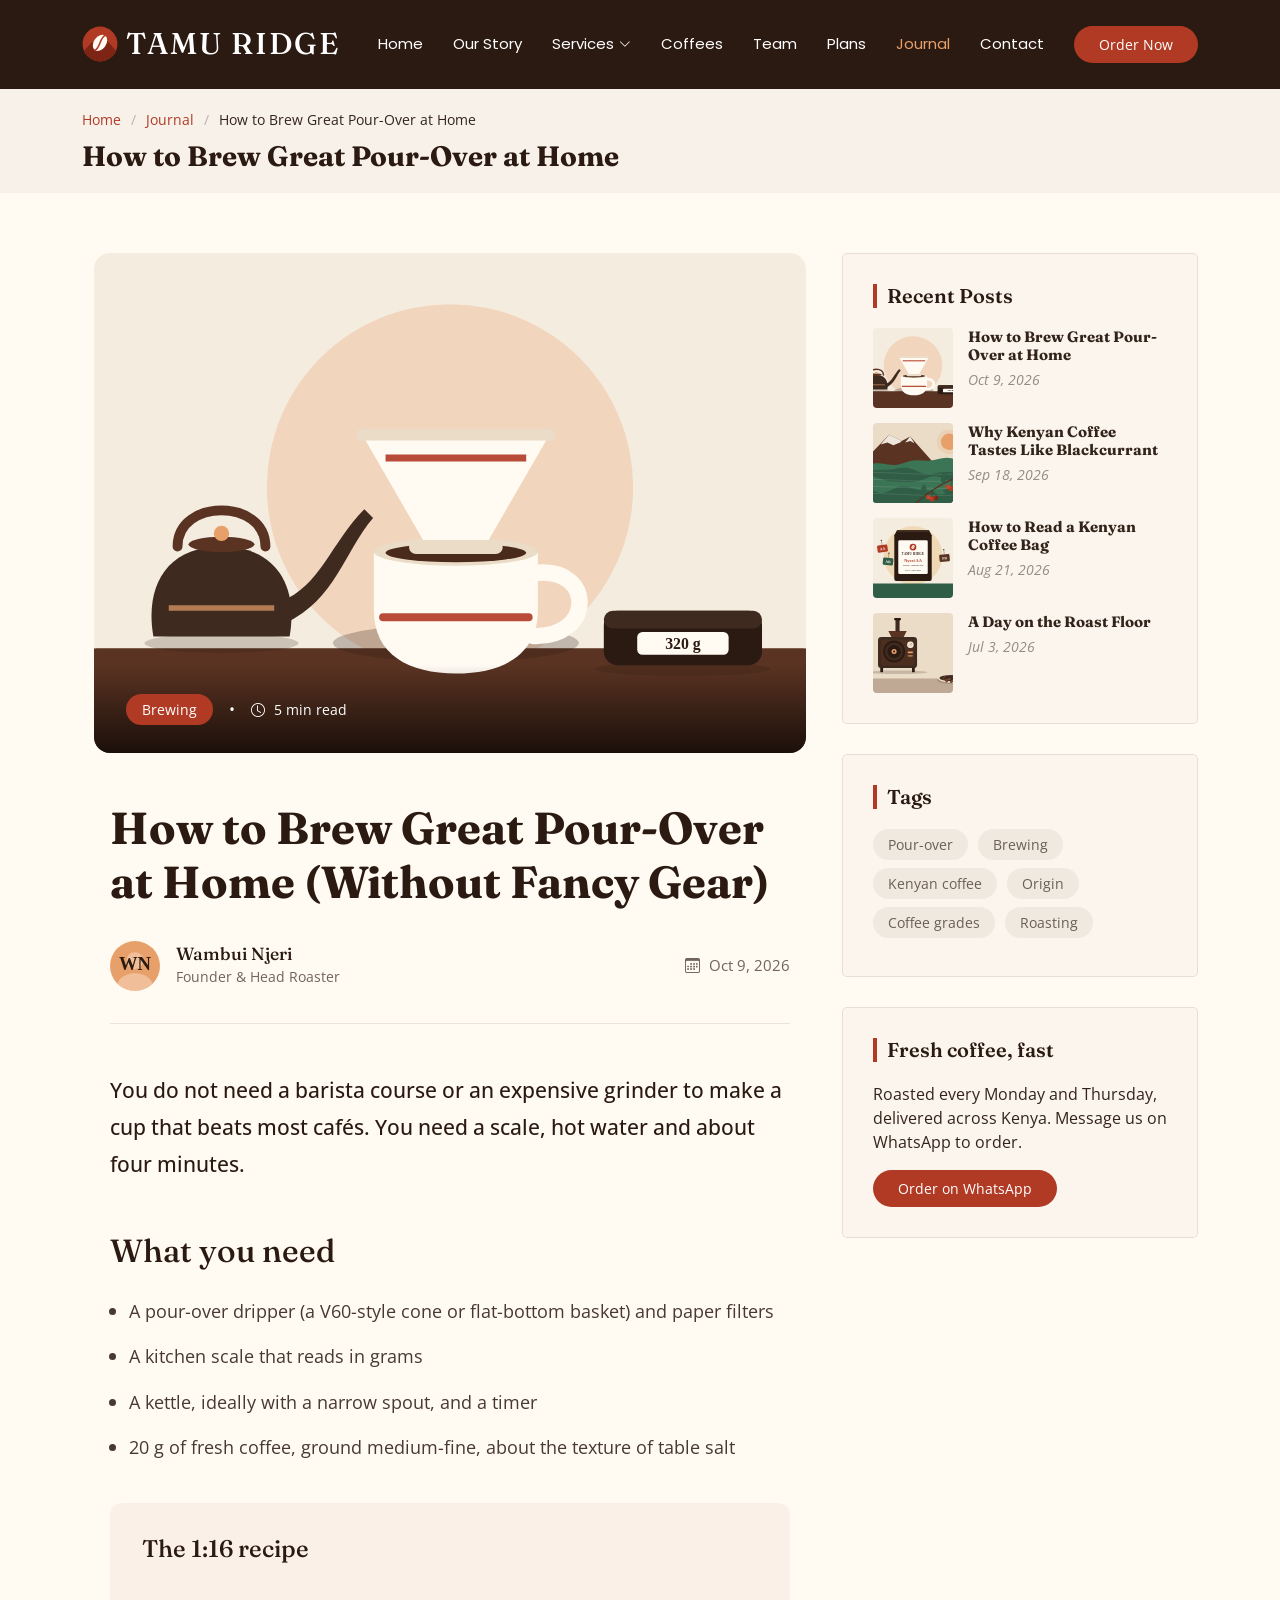
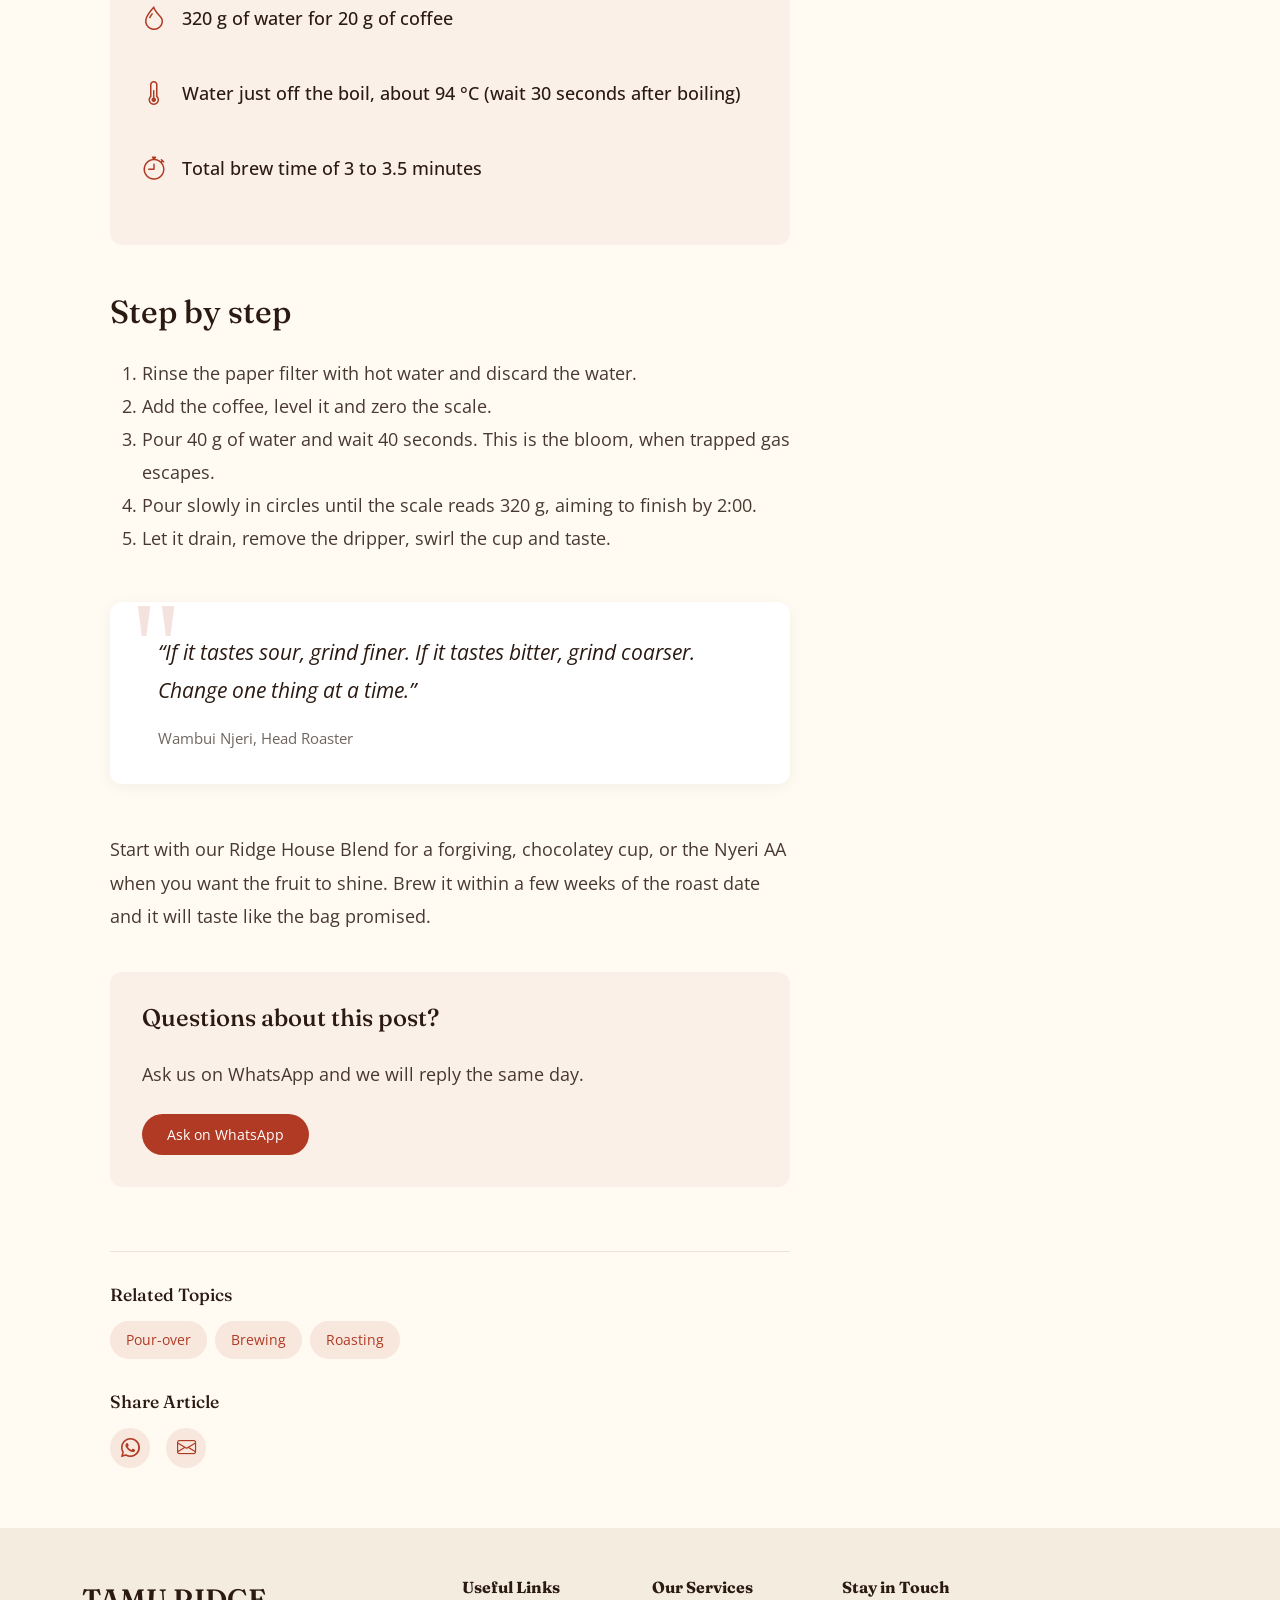
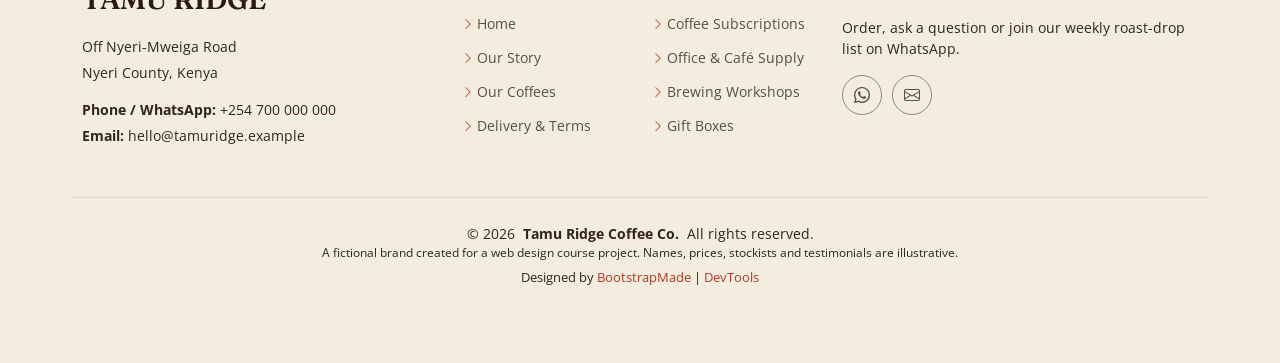
<file: blog-details.html>
<!DOCTYPE html>
<html lang="en-KE">

<head>
  <meta charset="utf-8">
  <meta content="width=device-width, initial-scale=1.0" name="viewport">
  <title>Journal | Tamu Ridge Coffee Co.</title>
  <meta name="description" content="Brewing guides and stories from the farm and the roastery.">
  <meta name="theme-color" content="#2b1a12">

  <!-- Open Graph / Twitter -->
  <meta property="og:type" content="website">
  <meta property="og:site_name" content="Tamu Ridge Coffee Co.">
  <meta property="og:title" content="Journal | Tamu Ridge Coffee Co.">
  <meta property="og:description" content="Brewing guides and stories from the farm and the roastery.">
  <meta property="og:locale" content="en_KE">
  <meta property="og:image" content="assets/img/og-image.png">
  <meta name="twitter:card" content="summary_large_image">

  <!-- Favicons -->
  <link rel="icon" href="assets/img/favicon.svg" type="image/svg+xml">
  <link rel="icon" href="assets/img/favicon.png" sizes="32x32" type="image/png">
  <link rel="apple-touch-icon" href="assets/img/apple-touch-icon.png">

  <!-- Fonts -->
  <link href="https://fonts.googleapis.com" rel="preconnect">
  <link href="https://fonts.gstatic.com" rel="preconnect" crossorigin>
  <link href="https://fonts.googleapis.com/css2?family=Fraunces:wght@600;700&family=Open+Sans:wght@400;600;700&family=Poppins:wght@400;500;600&display=swap" rel="stylesheet">

  <!-- Vendor CSS Files -->
  <link href="assets/vendor/bootstrap/css/bootstrap.min.css" rel="stylesheet">
  <link href="assets/vendor/bootstrap-icons/bootstrap-icons.css" rel="stylesheet">
  <link href="assets/vendor/aos/aos.css" rel="stylesheet">
  <link href="assets/vendor/glightbox/css/glightbox.min.css" rel="stylesheet">
  <link href="assets/vendor/swiper/swiper-bundle.min.css" rel="stylesheet">

  <!-- Main CSS File -->
  <link href="assets/css/main.css" rel="stylesheet">
</head>

<body class="blog-details-page">

  <header id="header" class="header d-flex align-items-center sticky-top">
    <div class="container-fluid container-xl position-relative d-flex align-items-center">

      <a href="index.html" class="logo d-flex align-items-center me-auto">
        <img src="assets/img/logo.svg" alt="" width="36" height="36"><span class="sitename">Tamu Ridge</span>
      </a>

      <nav id="navmenu" class="navmenu" aria-label="Main">
        <ul>
          <li><a href="index.html#hero">Home</a></li>
          <li><a href="index.html#about">Our Story</a></li>
          <li class="dropdown"><a href="index.html#services"><span>Services</span> <i class="bi bi-chevron-down toggle-dropdown"></i></a>
            <ul>
              <li><a href="service-details.html#subscriptions">Coffee Subscriptions</a></li>
              <li><a href="service-details.html#office-supply">Office &amp; Café Supply</a></li>
              <li><a href="service-details.html#workshops">Brewing Workshops</a></li>
              <li><a href="service-details.html#gifting">Gift Boxes</a></li>
            </ul>
          </li>
          <li><a href="index.html#coffees">Coffees</a></li>
          <li><a href="index.html#team">Team</a></li>
          <li><a href="index.html#pricing">Plans</a></li>
          <li><a href="blog.html" class="active">Journal</a></li>
          <li><a href="index.html#contact">Contact</a></li>
        </ul>
        <i class="mobile-nav-toggle d-xl-none bi bi-list" role="button" aria-label="Toggle navigation" tabindex="0"></i>
      </nav>

      <a class="btn-getstarted" href="https://wa.me/254700000000?text=Hello%20Tamu%20Ridge%2C%20I%27d%20like%20to%20place%20an%20order." target="_blank" rel="noopener">Order Now</a>

    </div>
  </header>

  <main class="main">
    <!-- Page Title -->
    <div class="page-title" data-aos="fade">
      <div class="container">
        <nav class="breadcrumbs" aria-label="Breadcrumb">
          <ol>
            <li><a href="index.html">Home</a></li>
            <li><a href="blog.html">Journal</a></li>
            <li class="current">Journal</li>
          </ol>
        </nav>
        <h1>Journal</h1>
      </div>
    </div><!-- End Page Title -->

    <div class="container">
      <div class="row">

        <div class="col-lg-8">

          <!-- Blog Details Section -->
          <section id="blog-details" class="blog-details section">

            <div class="container" data-aos="fade-up">
              <div data-panels>
              <div data-panel="brew-at-home" data-title="How to Brew Great Pour-Over at Home">
                <article class="article">

                  <div class="hero-img">
                    <img src="assets/img/blog/post-brew-at-home.svg" alt="Illustration of a pour-over dripper on a cup with a gooseneck kettle and a scale" class="img-fluid" width="1024" height="683">
                    <div class="meta-overlay">
                      <div class="meta-categories">
                        <a href="blog.html" class="category">Brewing</a>
                        <span class="divider">•</span>
                        <span class="reading-time"><i class="bi bi-clock"></i> 5 min read</span>
                      </div>
                    </div>
                  </div>

                  <div class="article-content">

                    <div class="content-header">
                      <h2 class="title">How to Brew Great Pour-Over at Home (Without Fancy Gear)</h2>

                      <div class="author-info">
                        <div class="author-details">
                          <img src="assets/img/people/avatar-wambui-njeri.svg" alt="" class="author-img" width="50" height="50">
                          <div class="info">
                            <h3>Wambui Njeri</h3>
                            <span class="role">Founder &amp; Head Roaster</span>
                          </div>
                        </div>
                        <div class="post-meta">
                          <span class="date"><i class="bi bi-calendar3"></i> <time datetime="2026-10-09">Oct 9, 2026</time></span>
                        </div>
                      </div>
                    </div>

                    <div class="content">
                    <p class="lead">
                      You do not need a barista course or an expensive grinder to make a cup that beats most cafés. You need a scale, hot water and about four minutes.
                    </p>

                    <h2>What you need</h2>
                    <ul>
                      <li>A pour-over dripper (a V60-style cone or flat-bottom basket) and paper filters</li>
                      <li>A kitchen scale that reads in grams</li>
                      <li>A kettle, ideally with a narrow spout, and a timer</li>
                      <li>20 g of fresh coffee, ground medium-fine, about the texture of table salt</li>
                    </ul>

                    <div class="highlight-box">
                      <h3>The 1:16 recipe</h3>
                      <ul class="trend-list">
                        <li>
                          <i class="bi bi-droplet"></i>
                          <span>320 g of water for 20 g of coffee</span>
                        </li>
                        <li>
                          <i class="bi bi-thermometer-half"></i>
                          <span>Water just off the boil, about 94 °C (wait 30 seconds after boiling)</span>
                        </li>
                        <li>
                          <i class="bi bi-stopwatch"></i>
                          <span>Total brew time of 3 to 3.5 minutes</span>
                        </li>
                      </ul>
                    </div>

                    <h2>Step by step</h2>
                    <ol>
                      <li>Rinse the paper filter with hot water and discard the water.</li>
                      <li>Add the coffee, level it and zero the scale.</li>
                      <li>Pour 40 g of water and wait 40 seconds. This is the bloom, when trapped gas escapes.</li>
                      <li>Pour slowly in circles until the scale reads 320 g, aiming to finish by 2:00.</li>
                      <li>Let it drain, remove the dripper, swirl the cup and taste.</li>
                    </ol>

                    <blockquote>
                      <p>
                        “If it tastes sour, grind finer. If it tastes bitter, grind coarser. Change one thing at a time.”
                      </p>
                      <cite>Wambui Njeri, Head Roaster</cite>
                    </blockquote>

                    <p>
                      Start with our Ridge House Blend for a forgiving, chocolatey cup, or the Nyeri AA when you want the fruit to shine. Brew it within a few weeks of the roast date and it will taste like the bag promised.
                    </p>

                      <div class="highlight-box">
                        <h3>Questions about this post?</h3>
                        <p>Ask us on WhatsApp and we will reply the same day.</p>
                        <a class="inline-cta" href="https://wa.me/254700000000?text=Hello%20Tamu%20Ridge%2C%20I%20have%20a%20question%20about%20your%20article%3A%20How%20to%20Brew%20Great%20Pour-Over%20at%20Home%20%28Without%20Fancy%20Gear%29" target="_blank" rel="noopener">Ask on WhatsApp</a>
                      </div>
                    </div>

                    <div class="meta-bottom">
                      <div class="tags-section">
                        <h4>Related Topics</h4>
                        <div class="tags">
                        <a href="blog-details.html#brew-at-home" class="tag" data-panel-link>Pour-over</a>
                        <a href="blog-details.html#brew-at-home" class="tag" data-panel-link>Brewing</a>
                        <a href="blog-details.html#roast-day" class="tag" data-panel-link>Roasting</a>
                        </div>
                      </div>

                      <div class="share-section">
                        <h4>Share Article</h4>
                        <div class="social-links">
                          <a href="https://wa.me/?text=How%20to%20Brew%20Great%20Pour-Over%20at%20Home%20%28Without%20Fancy%20Gear%29" data-share="whatsapp" target="_blank" rel="noopener" aria-label="Share on WhatsApp"><i class="bi bi-whatsapp"></i></a>
                          <a href="mailto:?subject=How%20to%20Brew%20Great%20Pour-Over%20at%20Home%20%28Without%20Fancy%20Gear%29&amp;body=How%20to%20Brew%20Great%20Pour-Over%20at%20Home%20%28Without%20Fancy%20Gear%29" data-share="email" aria-label="Share by email"><i class="bi bi-envelope"></i></a>
                        </div>
                      </div>
                    </div>

                  </div>
                </article>
              </div><!-- End panel -->

              <div data-panel="why-kenyan-coffee" data-title="Why Kenyan Coffee Tastes Like Blackcurrant">
                <article class="article">

                  <div class="hero-img">
                    <img src="assets/img/blog/post-why-kenyan-coffee.svg" alt="Illustration of coffee terraces on a hillside below Mt Kenya" class="img-fluid" width="1024" height="683">
                    <div class="meta-overlay">
                      <div class="meta-categories">
                        <a href="blog.html" class="category">Origin</a>
                        <span class="divider">•</span>
                        <span class="reading-time"><i class="bi bi-clock"></i> 4 min read</span>
                      </div>
                    </div>
                  </div>

                  <div class="article-content">

                    <div class="content-header">
                      <h2 class="title">Why Kenyan Coffee Tastes Like Blackcurrant</h2>

                      <div class="author-info">
                        <div class="author-details">
                          <img src="assets/img/people/avatar-kamau-gitau.svg" alt="" class="author-img" width="50" height="50">
                          <div class="info">
                            <h3>Kamau Gitau</h3>
                            <span class="role">Farmer Relations</span>
                          </div>
                        </div>
                        <div class="post-meta">
                          <span class="date"><i class="bi bi-calendar3"></i> <time datetime="2026-09-18">Sep 18, 2026</time></span>
                        </div>
                      </div>
                    </div>

                    <div class="content">
                    <p class="lead">
                      Ask ten people to describe a good Kenyan coffee and at least three will say blackcurrant. It is not marketing. It is geography.
                    </p>

                    <h2>Altitude and volcanic soil</h2>
                    <p>
                      Most of Kenya's best coffee grows between 1,400 and 2,100 metres on the slopes of Mt Kenya and the Aberdare range. Cool nights slow the ripening of the cherry, so it builds more sugars and acids. The red volcanic soil is rich in minerals and drains well.
                    </p>

                    <div class="content-grid">
                      <div class="row g-4">
                        <div class="col-md-6">
                          <div class="info-card">
                            <i class="bi bi-graph-up-arrow"></i>
                            <h4>Altitude</h4>
                            <p>1,400 to 2,100 metres; cool nights, slow ripening, dense beans.</p>
                          </div>
                        </div>
                        <div class="col-md-6">
                          <div class="info-card">
                            <i class="bi bi-flower1"></i>
                            <h4>Varieties</h4>
                            <p>SL28 and SL34, selected in Kenya in the 1930s for flavour and drought resistance.</p>
                          </div>
                        </div>
                      </div>
                    </div>

                    <h2>Washed with care</h2>
                    <p>
                      At the cooperative's wet mill, ripe cherries are pulped, fermented overnight, graded in water channels, soaked and then dried on raised beds for one to two weeks. Each step removes defects and sharpens the acidity people love.
                    </p>

                    <blockquote>
                      <p>
                        “A farmer can do everything right for a year and lose it in a day on the drying bed. That is why we visit.”
                      </p>
                      <cite>Kamau Gitau, Farmer Relations</cite>
                    </blockquote>

                    <p>
                      Kenya has two harvests each year: a main crop late in the year and a smaller fly crop mid-year. Our Nyeri AA comes from the main crop, when the cherries ripen slowly and the cups are at their sweetest.
                    </p>

                      <div class="highlight-box">
                        <h3>Questions about this post?</h3>
                        <p>Ask us on WhatsApp and we will reply the same day.</p>
                        <a class="inline-cta" href="https://wa.me/254700000000?text=Hello%20Tamu%20Ridge%2C%20I%20have%20a%20question%20about%20your%20article%3A%20Why%20Kenyan%20Coffee%20Tastes%20Like%20Blackcurrant" target="_blank" rel="noopener">Ask on WhatsApp</a>
                      </div>
                    </div>

                    <div class="meta-bottom">
                      <div class="tags-section">
                        <h4>Related Topics</h4>
                        <div class="tags">
                        <a href="blog-details.html#why-kenyan-coffee" class="tag" data-panel-link>Kenyan coffee</a>
                        <a href="blog-details.html#why-kenyan-coffee" class="tag" data-panel-link>Origin</a>
                        <a href="blog-details.html#reading-your-bag" class="tag" data-panel-link>Coffee grades</a>
                        </div>
                      </div>

                      <div class="share-section">
                        <h4>Share Article</h4>
                        <div class="social-links">
                          <a href="https://wa.me/?text=Why%20Kenyan%20Coffee%20Tastes%20Like%20Blackcurrant" data-share="whatsapp" target="_blank" rel="noopener" aria-label="Share on WhatsApp"><i class="bi bi-whatsapp"></i></a>
                          <a href="mailto:?subject=Why%20Kenyan%20Coffee%20Tastes%20Like%20Blackcurrant&amp;body=Why%20Kenyan%20Coffee%20Tastes%20Like%20Blackcurrant" data-share="email" aria-label="Share by email"><i class="bi bi-envelope"></i></a>
                        </div>
                      </div>
                    </div>

                  </div>
                </article>
              </div><!-- End panel -->

              <div data-panel="reading-your-bag" data-title="How to Read a Kenyan Coffee Bag">
                <article class="article">

                  <div class="hero-img">
                    <img src="assets/img/blog/post-reading-your-bag.svg" alt="Illustration of a coffee bag with AA, AB and PB grade tags" class="img-fluid" width="1024" height="683">
                    <div class="meta-overlay">
                      <div class="meta-categories">
                        <a href="blog.html" class="category">Coffee 101</a>
                        <span class="divider">•</span>
                        <span class="reading-time"><i class="bi bi-clock"></i> 4 min read</span>
                      </div>
                    </div>
                  </div>

                  <div class="article-content">

                    <div class="content-header">
                      <h2 class="title">How to Read a Kenyan Coffee Bag: AA, AB and PB Explained</h2>

                      <div class="author-info">
                        <div class="author-details">
                          <img src="assets/img/people/avatar-achieng-otieno.svg" alt="" class="author-img" width="50" height="50">
                          <div class="info">
                            <h3>Achieng Otieno</h3>
                            <span class="role">Quality &amp; Cupping Lead</span>
                          </div>
                        </div>
                        <div class="post-meta">
                          <span class="date"><i class="bi bi-calendar3"></i> <time datetime="2026-08-21">Aug 21, 2026</time></span>
                        </div>
                      </div>
                    </div>

                    <div class="content">
                    <p class="lead">
                      AA, AB, PB: the letters on a Kenyan coffee bag look like exam results. They are not. Here is what they actually tell you.
                    </p>

                    <h2>Grades are about size</h2>
                    <p>
                      Kenyan green coffee is sorted by bean size and density. AA is the largest (screen size 17/18), AB is slightly smaller (screen size 15/16), and PB, or peaberry, is a single round bean where the cherry produced one seed instead of two.
                    </p>

                    <div class="highlight-box">
                      <h3>Quick guide</h3>
                      <ul class="trend-list">
                        <li>
                          <i class="bi bi-award"></i>
                          <span>AA: large, dense beans, often bright and complex</span>
                        </li>
                        <li>
                          <i class="bi bi-award"></i>
                          <span>AB: medium beans, usually balanced and sweet</span>
                        </li>
                        <li>
                          <i class="bi bi-award"></i>
                          <span>PB: small and round, roasts evenly and is often juicy</span>
                        </li>
                      </ul>
                    </div>

                    <h2>Size is not quality</h2>
                    <p>
                      A big bean can taste flat and a small one can taste spectacular. Flavour comes from the farm, the variety, how the cherry was processed and how fresh the roast is. That is why we cup every lot before we buy it.
                    </p>

                    <h2>What else to look for</h2>
                    <ul>
                      <li>The roast date, not just a best-before date</li>
                      <li>The name of the cooperative or farm</li>
                      <li>The process, such as washed or natural</li>
                      <li>The altitude and harvest year</li>
                    </ul>

                    <p>
                      A good bag tells you where, when and how. If yours only says “Kenya AA”, ask for more.
                    </p>

                      <div class="highlight-box">
                        <h3>Questions about this post?</h3>
                        <p>Ask us on WhatsApp and we will reply the same day.</p>
                        <a class="inline-cta" href="https://wa.me/254700000000?text=Hello%20Tamu%20Ridge%2C%20I%20have%20a%20question%20about%20your%20article%3A%20How%20to%20Read%20a%20Kenyan%20Coffee%20Bag%3A%20AA%2C%20AB%20and%20PB%20Explained" target="_blank" rel="noopener">Ask on WhatsApp</a>
                      </div>
                    </div>

                    <div class="meta-bottom">
                      <div class="tags-section">
                        <h4>Related Topics</h4>
                        <div class="tags">
                        <a href="blog-details.html#reading-your-bag" class="tag" data-panel-link>Coffee grades</a>
                        <a href="blog-details.html#why-kenyan-coffee" class="tag" data-panel-link>Kenyan coffee</a>
                        <a href="blog-details.html#brew-at-home" class="tag" data-panel-link>Brewing</a>
                        </div>
                      </div>

                      <div class="share-section">
                        <h4>Share Article</h4>
                        <div class="social-links">
                          <a href="https://wa.me/?text=How%20to%20Read%20a%20Kenyan%20Coffee%20Bag%3A%20AA%2C%20AB%20and%20PB%20Explained" data-share="whatsapp" target="_blank" rel="noopener" aria-label="Share on WhatsApp"><i class="bi bi-whatsapp"></i></a>
                          <a href="mailto:?subject=How%20to%20Read%20a%20Kenyan%20Coffee%20Bag%3A%20AA%2C%20AB%20and%20PB%20Explained&amp;body=How%20to%20Read%20a%20Kenyan%20Coffee%20Bag%3A%20AA%2C%20AB%20and%20PB%20Explained" data-share="email" aria-label="Share by email"><i class="bi bi-envelope"></i></a>
                        </div>
                      </div>
                    </div>

                  </div>
                </article>
              </div><!-- End panel -->

              <div data-panel="roast-day" data-title="A Day on the Roast Floor">
                <article class="article">

                  <div class="hero-img">
                    <img src="assets/img/blog/post-roast-day.svg" alt="Illustration of a drum coffee roaster with beans in the cooling tray" class="img-fluid" width="1024" height="683">
                    <div class="meta-overlay">
                      <div class="meta-categories">
                        <a href="blog.html" class="category">Behind the Roast</a>
                        <span class="divider">•</span>
                        <span class="reading-time"><i class="bi bi-clock"></i> 6 min read</span>
                      </div>
                    </div>
                  </div>

                  <div class="article-content">

                    <div class="content-header">
                      <h2 class="title">A Day on the Roast Floor: From Green Bean to Your Cup</h2>

                      <div class="author-info">
                        <div class="author-details">
                          <img src="assets/img/people/avatar-wambui-njeri.svg" alt="" class="author-img" width="50" height="50">
                          <div class="info">
                            <h3>Wambui Njeri</h3>
                            <span class="role">Founder &amp; Head Roaster</span>
                          </div>
                        </div>
                        <div class="post-meta">
                          <span class="date"><i class="bi bi-calendar3"></i> <time datetime="2026-07-03">Jul 3, 2026</time></span>
                        </div>
                      </div>
                    </div>

                    <div class="content">
                    <p class="lead">
                      Every Monday and Thursday at 6 am the roastery smells like toast, cocoa and warm hay. This is what happens between a sack of green beans and the bag on your doorstep.
                    </p>

                    <h2>Roasting in twelve minutes</h2>
                    <p>
                      Green beans go into the drum at roughly 200 °C. For the first few minutes they dry and turn from green to yellow. Around the middle of the roast they brown and their sugars begin to caramelise. When the beans reach about 196 °C they crack with a sound like popcorn. That is first crack, and we drop the batch shortly after, depending on the flavour we are chasing. A 12 kg batch takes about twelve minutes.
                    </p>

                    <div class="highlight-box">
                      <h3>Our roast-day timeline</h3>
                      <ul class="trend-list">
                        <li>
                          <i class="bi bi-sunrise"></i>
                          <span>6:00 Warm up the roaster and cup yesterday's batch</span>
                        </li>
                        <li>
                          <i class="bi bi-fire"></i>
                          <span>7:00 First batch in the drum</span>
                        </li>
                        <li>
                          <i class="bi bi-box-seam"></i>
                          <span>Next morning: rest, pack and label</span>
                        </li>
                        <li>
                          <i class="bi bi-truck"></i>
                          <span>Courier pick-up and rider deliveries</span>
                        </li>
                      </ul>
                    </div>

                    <h2>Resting and cupping</h2>
                    <p>
                      Fresh-roasted coffee releases carbon dioxide for days. We let every batch rest overnight, cup a sample against the last batch, and only then pack it. Filter coffee is delicious within a few days; espresso blends often taste best from day four or five.
                    </p>

                    <p>
                      Want to see it for yourself? Come to the roastery on a Saturday morning and watch a roast from the first crack to the cooling tray.
                    </p>

                      <div class="highlight-box">
                        <h3>Questions about this post?</h3>
                        <p>Ask us on WhatsApp and we will reply the same day.</p>
                        <a class="inline-cta" href="https://wa.me/254700000000?text=Hello%20Tamu%20Ridge%2C%20I%20have%20a%20question%20about%20your%20article%3A%20A%20Day%20on%20the%20Roast%20Floor%3A%20From%20Green%20Bean%20to%20Your%20Cup" target="_blank" rel="noopener">Ask on WhatsApp</a>
                      </div>
                    </div>

                    <div class="meta-bottom">
                      <div class="tags-section">
                        <h4>Related Topics</h4>
                        <div class="tags">
                        <a href="blog-details.html#roast-day" class="tag" data-panel-link>Roasting</a>
                        <a href="blog-details.html#why-kenyan-coffee" class="tag" data-panel-link>Origin</a>
                        <a href="blog-details.html#brew-at-home" class="tag" data-panel-link>Pour-over</a>
                        </div>
                      </div>

                      <div class="share-section">
                        <h4>Share Article</h4>
                        <div class="social-links">
                          <a href="https://wa.me/?text=A%20Day%20on%20the%20Roast%20Floor%3A%20From%20Green%20Bean%20to%20Your%20Cup" data-share="whatsapp" target="_blank" rel="noopener" aria-label="Share on WhatsApp"><i class="bi bi-whatsapp"></i></a>
                          <a href="mailto:?subject=A%20Day%20on%20the%20Roast%20Floor%3A%20From%20Green%20Bean%20to%20Your%20Cup&amp;body=A%20Day%20on%20the%20Roast%20Floor%3A%20From%20Green%20Bean%20to%20Your%20Cup" data-share="email" aria-label="Share by email"><i class="bi bi-envelope"></i></a>
                        </div>
                      </div>
                    </div>

                  </div>
                </article>
              </div><!-- End panel -->

              </div>
            </div>

          </section><!-- /Blog Details Section -->

        </div>

        <div class="col-lg-4 sidebar">
          <div class="widgets-container" data-aos="fade-up" data-aos-delay="200">

            <!-- Recent Posts Widget -->
            <div class="recent-posts-widget widget-item">
              <h3 class="widget-title">Recent Posts</h3>
              <div class="post-item">
                <img src="assets/img/blog/post-brew-at-home.svg" alt="" class="flex-shrink-0" width="1024" height="683" loading="lazy">
                <div>
                  <h4><a href="blog-details.html#brew-at-home" data-panel-link>How to Brew Great Pour-Over at Home</a></h4>
                  <time datetime="2026-10-09">Oct 9, 2026</time>
                </div>
              </div><!-- End recent post item-->

              <div class="post-item">
                <img src="assets/img/blog/post-why-kenyan-coffee.svg" alt="" class="flex-shrink-0" width="1024" height="683" loading="lazy">
                <div>
                  <h4><a href="blog-details.html#why-kenyan-coffee" data-panel-link>Why Kenyan Coffee Tastes Like Blackcurrant</a></h4>
                  <time datetime="2026-09-18">Sep 18, 2026</time>
                </div>
              </div><!-- End recent post item-->

              <div class="post-item">
                <img src="assets/img/blog/post-reading-your-bag.svg" alt="" class="flex-shrink-0" width="1024" height="683" loading="lazy">
                <div>
                  <h4><a href="blog-details.html#reading-your-bag" data-panel-link>How to Read a Kenyan Coffee Bag</a></h4>
                  <time datetime="2026-08-21">Aug 21, 2026</time>
                </div>
              </div><!-- End recent post item-->

              <div class="post-item">
                <img src="assets/img/blog/post-roast-day.svg" alt="" class="flex-shrink-0" width="1024" height="683" loading="lazy">
                <div>
                  <h4><a href="blog-details.html#roast-day" data-panel-link>A Day on the Roast Floor</a></h4>
                  <time datetime="2026-07-03">Jul 3, 2026</time>
                </div>
              </div><!-- End recent post item-->

            </div><!--/Recent Posts Widget -->

            <!-- Tags Widget -->
            <div class="tags-widget widget-item">
              <h3 class="widget-title">Tags</h3>
              <ul>
                <li><a href="blog-details.html#brew-at-home" data-panel-link>Pour-over</a></li>
                <li><a href="blog-details.html#brew-at-home" data-panel-link>Brewing</a></li>
                <li><a href="blog-details.html#why-kenyan-coffee" data-panel-link>Kenyan coffee</a></li>
                <li><a href="blog-details.html#why-kenyan-coffee" data-panel-link>Origin</a></li>
                <li><a href="blog-details.html#reading-your-bag" data-panel-link>Coffee grades</a></li>
                <li><a href="blog-details.html#roast-day" data-panel-link>Roasting</a></li>
              </ul>
            </div><!--/Tags Widget -->

            <!-- Order Widget -->
            <div class="widget-item">
              <h3 class="widget-title">Fresh coffee, fast</h3>
              <p>Roasted every Monday and Thursday, delivered across Kenya. Message us on WhatsApp to order.</p>
              <a class="inline-cta" href="https://wa.me/254700000000?text=Hello%20Tamu%20Ridge%2C%20I%20would%20like%20to%20order%20coffee." target="_blank" rel="noopener">Order on WhatsApp</a>
            </div><!--/Order Widget -->

          </div>
        </div>

      </div>
    </div>
  </main>

  <footer id="footer" class="footer light-background">

    <div class="container footer-top">
      <div class="row gy-4">
        <div class="col-lg-4 col-md-6 footer-about">
          <a href="index.html" class="d-flex align-items-center">
            <span class="sitename">Tamu Ridge</span>
          </a>
          <div class="footer-contact pt-3">
            <p>Off Nyeri-Mweiga Road</p>
            <p>Nyeri County, Kenya</p>
            <p class="mt-3"><strong>Phone / WhatsApp:</strong> <a href="tel:+254700000000">+254 700 000 000</a></p>
            <p><strong>Email:</strong> <a href="mailto:hello@tamuridge.example">hello@tamuridge.example</a></p>
          </div>
        </div>

        <div class="col-lg-2 col-md-3 footer-links">
          <h3>Useful Links</h3>
          <ul>
            <li><i class="bi bi-chevron-right"></i> <a href="index.html#hero">Home</a></li>
            <li><i class="bi bi-chevron-right"></i> <a href="index.html#about">Our Story</a></li>
            <li><i class="bi bi-chevron-right"></i> <a href="index.html#coffees">Our Coffees</a></li>
            <li><i class="bi bi-chevron-right"></i> <a href="delivery-terms.html">Delivery &amp; Terms</a></li>
          </ul>
        </div>

        <div class="col-lg-2 col-md-3 footer-links">
          <h3>Our Services</h3>
          <ul>
            <li><i class="bi bi-chevron-right"></i> <a href="service-details.html#subscriptions">Coffee Subscriptions</a></li>
            <li><i class="bi bi-chevron-right"></i> <a href="service-details.html#office-supply">Office &amp; Café Supply</a></li>
            <li><i class="bi bi-chevron-right"></i> <a href="service-details.html#workshops">Brewing Workshops</a></li>
            <li><i class="bi bi-chevron-right"></i> <a href="service-details.html#gifting">Gift Boxes</a></li>
          </ul>
        </div>

        <div class="col-lg-4 col-md-12">
          <h3>Stay in Touch</h3>
          <p>Order, ask a question or join our weekly roast-drop list on WhatsApp.</p>
          <div class="social-links d-flex">
            <a href="https://wa.me/254700000000" target="_blank" rel="noopener" aria-label="Message us on WhatsApp"><i class="bi bi-whatsapp"></i></a>
            <a href="mailto:hello@tamuridge.example" aria-label="Email us"><i class="bi bi-envelope"></i></a>
          </div>
        </div>

      </div>
    </div>

    <div class="container copyright text-center mt-4">
      <p>© 2026 <strong class="px-1 sitename">Tamu Ridge Coffee Co.</strong> All rights reserved.</p>
      <p class="small mb-1">A fictional brand created for a web design course project. Names, prices, stockists and testimonials are illustrative.</p>
      <div class="credits">
        <!-- All the links in the footer should remain intact. -->
        <!-- You can delete the links only if you've purchased the pro version. -->
        <!-- Licensing information: https://bootstrapmade.com/license/ -->
        Designed by <a href="https://bootstrapmade.com/">BootstrapMade</a> | <a href="https://bootstrapmade.com/tools/">DevTools</a>
      </div>
    </div>

  </footer>

  <!-- Scroll Top -->
  <a href="#" id="scroll-top" class="scroll-top d-flex align-items-center justify-content-center" aria-label="Back to top"><i class="bi bi-arrow-up-short"></i></a>

  <!-- Preloader -->
  <div id="preloader"></div>

  <!-- Vendor JS Files -->
  <script src="assets/vendor/bootstrap/js/bootstrap.bundle.min.js"></script>
  <script src="assets/vendor/aos/aos.js"></script>
  <script src="assets/vendor/glightbox/js/glightbox.min.js"></script>
  <script src="assets/vendor/swiper/swiper-bundle.min.js"></script>
  <script src="assets/vendor/waypoints/noframework.waypoints.js"></script>
  <script src="assets/vendor/imagesloaded/imagesloaded.pkgd.min.js"></script>
  <script src="assets/vendor/isotope-layout/isotope.pkgd.min.js"></script>

  <!-- Main JS Files -->
  <script src="assets/js/main.js"></script>
  <script src="assets/js/site.js"></script>

</body>

</html>
</file>
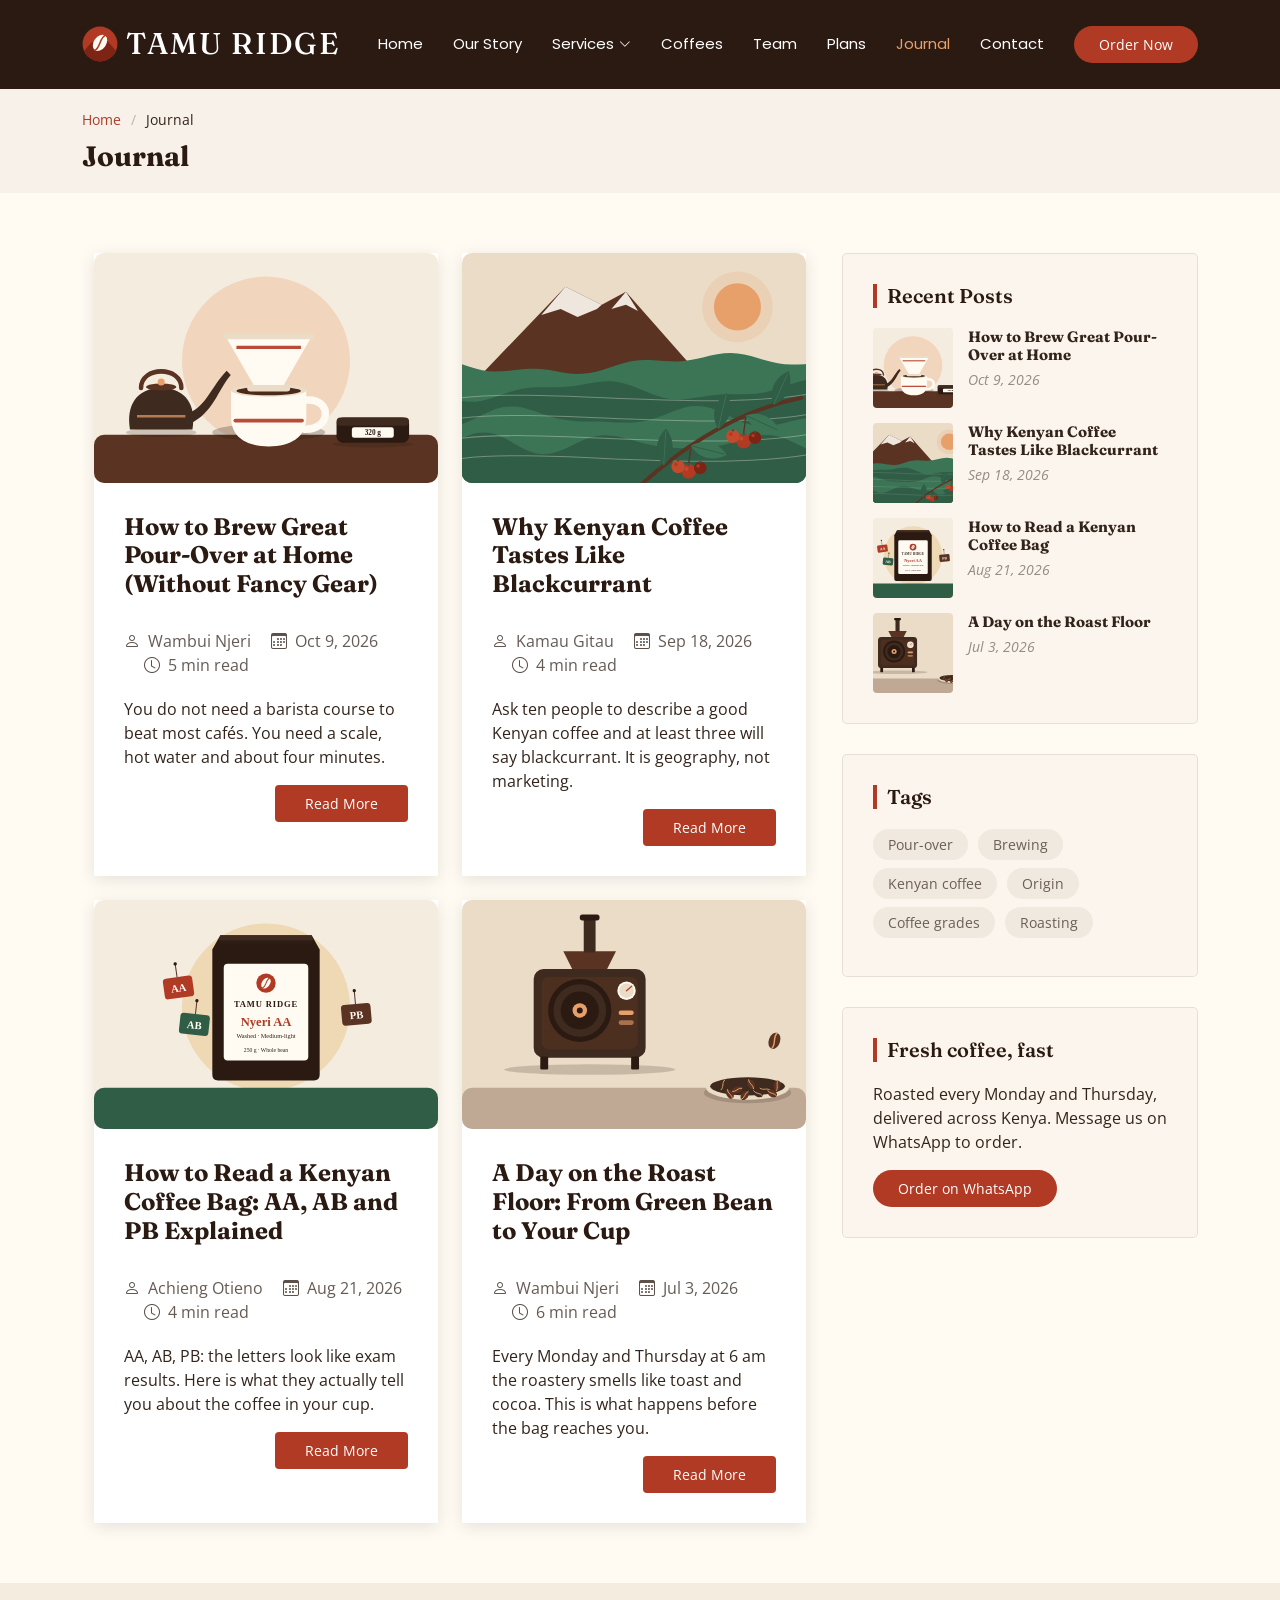
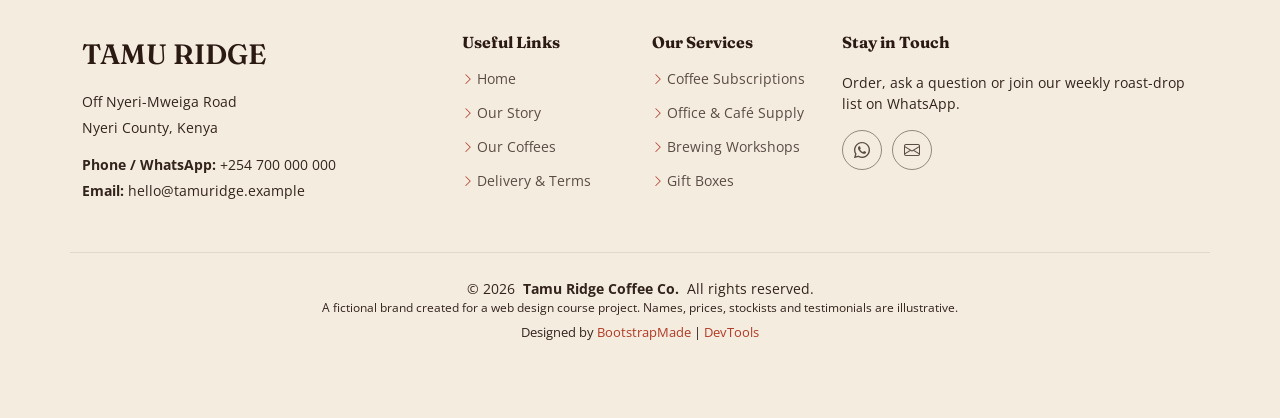
<file: blog.html>
<!DOCTYPE html>
<html lang="en-KE">

<head>
  <meta charset="utf-8">
  <meta content="width=device-width, initial-scale=1.0" name="viewport">
  <title>Journal | Tamu Ridge Coffee Co.</title>
  <meta name="description" content="Brewing guides and stories from the farm and the roastery.">
  <meta name="theme-color" content="#2b1a12">

  <!-- Open Graph / Twitter -->
  <meta property="og:type" content="website">
  <meta property="og:site_name" content="Tamu Ridge Coffee Co.">
  <meta property="og:title" content="Journal | Tamu Ridge Coffee Co.">
  <meta property="og:description" content="Brewing guides and stories from the farm and the roastery.">
  <meta property="og:locale" content="en_KE">
  <meta property="og:image" content="assets/img/og-image.png">
  <meta name="twitter:card" content="summary_large_image">

  <!-- Favicons -->
  <link rel="icon" href="assets/img/favicon.svg" type="image/svg+xml">
  <link rel="icon" href="assets/img/favicon.png" sizes="32x32" type="image/png">
  <link rel="apple-touch-icon" href="assets/img/apple-touch-icon.png">

  <!-- Fonts -->
  <link href="https://fonts.googleapis.com" rel="preconnect">
  <link href="https://fonts.gstatic.com" rel="preconnect" crossorigin>
  <link href="https://fonts.googleapis.com/css2?family=Fraunces:wght@600;700&family=Open+Sans:wght@400;600;700&family=Poppins:wght@400;500;600&display=swap" rel="stylesheet">

  <!-- Vendor CSS Files -->
  <link href="assets/vendor/bootstrap/css/bootstrap.min.css" rel="stylesheet">
  <link href="assets/vendor/bootstrap-icons/bootstrap-icons.css" rel="stylesheet">
  <link href="assets/vendor/aos/aos.css" rel="stylesheet">
  <link href="assets/vendor/glightbox/css/glightbox.min.css" rel="stylesheet">
  <link href="assets/vendor/swiper/swiper-bundle.min.css" rel="stylesheet">

  <!-- Main CSS File -->
  <link href="assets/css/main.css" rel="stylesheet">
</head>

<body class="blog-page">

  <header id="header" class="header d-flex align-items-center sticky-top">
    <div class="container-fluid container-xl position-relative d-flex align-items-center">

      <a href="index.html" class="logo d-flex align-items-center me-auto">
        <img src="assets/img/logo.svg" alt="" width="36" height="36"><span class="sitename">Tamu Ridge</span>
      </a>

      <nav id="navmenu" class="navmenu" aria-label="Main">
        <ul>
          <li><a href="index.html#hero">Home</a></li>
          <li><a href="index.html#about">Our Story</a></li>
          <li class="dropdown"><a href="index.html#services"><span>Services</span> <i class="bi bi-chevron-down toggle-dropdown"></i></a>
            <ul>
              <li><a href="service-details.html#subscriptions">Coffee Subscriptions</a></li>
              <li><a href="service-details.html#office-supply">Office &amp; Café Supply</a></li>
              <li><a href="service-details.html#workshops">Brewing Workshops</a></li>
              <li><a href="service-details.html#gifting">Gift Boxes</a></li>
            </ul>
          </li>
          <li><a href="index.html#coffees">Coffees</a></li>
          <li><a href="index.html#team">Team</a></li>
          <li><a href="index.html#pricing">Plans</a></li>
          <li><a href="blog.html" class="active">Journal</a></li>
          <li><a href="index.html#contact">Contact</a></li>
        </ul>
        <i class="mobile-nav-toggle d-xl-none bi bi-list" role="button" aria-label="Toggle navigation" tabindex="0"></i>
      </nav>

      <a class="btn-getstarted" href="https://wa.me/254700000000?text=Hello%20Tamu%20Ridge%2C%20I%27d%20like%20to%20place%20an%20order." target="_blank" rel="noopener">Order Now</a>

    </div>
  </header>

  <main class="main">
    <!-- Page Title -->
    <div class="page-title" data-aos="fade">
      <div class="container">
        <nav class="breadcrumbs" aria-label="Breadcrumb">
          <ol>
            <li><a href="index.html">Home</a></li>
            <li class="current">Journal</li>
          </ol>
        </nav>
        <h1>Journal</h1>
      </div>
    </div><!-- End Page Title -->

    <div class="container">
      <div class="row">

        <div class="col-lg-8">

          <!-- Blog Posts Section -->
          <section id="blog-posts" class="blog-posts section">

            <div class="container" data-aos="fade-up" data-aos-delay="100">
              <div class="row gy-4">

                <div class="col-lg-6">
                  <article>

                    <div class="post-img">
                      <a href="blog-details.html#brew-at-home"><img src="assets/img/blog/post-brew-at-home.svg" alt="Illustration of a pour-over dripper on a cup with a gooseneck kettle and a scale" class="img-fluid" width="1024" height="683" loading="lazy"></a>
                    </div>

                    <h2 class="title">
                      <a href="blog-details.html#brew-at-home">How to Brew Great Pour-Over at Home (Without Fancy Gear)</a>
                    </h2>

                    <div class="meta-top">
                      <ul>
                        <li class="d-flex align-items-center"><i class="bi bi-person"></i> <span>Wambui Njeri</span></li>
                        <li class="d-flex align-items-center"><i class="bi bi-calendar3"></i> <time datetime="2026-10-09">Oct 9, 2026</time></li>
                        <li class="d-flex align-items-center"><i class="bi bi-clock"></i> <span>5 min read</span></li>
                      </ul>
                    </div>

                    <div class="content">
                      <p>
                        You do not need a barista course to beat most caf&eacute;s. You need a scale, hot water and about four minutes.
                      </p>

                      <div class="read-more">
                        <a href="blog-details.html#brew-at-home">Read More<span class="visually-hidden">: How to Brew Great Pour-Over at Home</span></a>
                      </div>
                    </div>

                  </article>
                </div><!-- End post list item -->

                <div class="col-lg-6">
                  <article>

                    <div class="post-img">
                      <a href="blog-details.html#why-kenyan-coffee"><img src="assets/img/blog/post-why-kenyan-coffee.svg" alt="Illustration of coffee terraces on a hillside below Mt Kenya" class="img-fluid" width="1024" height="683" loading="lazy"></a>
                    </div>

                    <h2 class="title">
                      <a href="blog-details.html#why-kenyan-coffee">Why Kenyan Coffee Tastes Like Blackcurrant</a>
                    </h2>

                    <div class="meta-top">
                      <ul>
                        <li class="d-flex align-items-center"><i class="bi bi-person"></i> <span>Kamau Gitau</span></li>
                        <li class="d-flex align-items-center"><i class="bi bi-calendar3"></i> <time datetime="2026-09-18">Sep 18, 2026</time></li>
                        <li class="d-flex align-items-center"><i class="bi bi-clock"></i> <span>4 min read</span></li>
                      </ul>
                    </div>

                    <div class="content">
                      <p>
                        Ask ten people to describe a good Kenyan coffee and at least three will say blackcurrant. It is geography, not marketing.
                      </p>

                      <div class="read-more">
                        <a href="blog-details.html#why-kenyan-coffee">Read More<span class="visually-hidden">: Why Kenyan Coffee Tastes Like Blackcurrant</span></a>
                      </div>
                    </div>

                  </article>
                </div><!-- End post list item -->

                <div class="col-lg-6">
                  <article>

                    <div class="post-img">
                      <a href="blog-details.html#reading-your-bag"><img src="assets/img/blog/post-reading-your-bag.svg" alt="Illustration of a coffee bag with AA, AB and PB grade tags" class="img-fluid" width="1024" height="683" loading="lazy"></a>
                    </div>

                    <h2 class="title">
                      <a href="blog-details.html#reading-your-bag">How to Read a Kenyan Coffee Bag: AA, AB and PB Explained</a>
                    </h2>

                    <div class="meta-top">
                      <ul>
                        <li class="d-flex align-items-center"><i class="bi bi-person"></i> <span>Achieng Otieno</span></li>
                        <li class="d-flex align-items-center"><i class="bi bi-calendar3"></i> <time datetime="2026-08-21">Aug 21, 2026</time></li>
                        <li class="d-flex align-items-center"><i class="bi bi-clock"></i> <span>4 min read</span></li>
                      </ul>
                    </div>

                    <div class="content">
                      <p>
                        AA, AB, PB: the letters look like exam results. Here is what they actually tell you about the coffee in your cup.
                      </p>

                      <div class="read-more">
                        <a href="blog-details.html#reading-your-bag">Read More<span class="visually-hidden">: How to Read a Kenyan Coffee Bag</span></a>
                      </div>
                    </div>

                  </article>
                </div><!-- End post list item -->

                <div class="col-lg-6">
                  <article>

                    <div class="post-img">
                      <a href="blog-details.html#roast-day"><img src="assets/img/blog/post-roast-day.svg" alt="Illustration of a drum coffee roaster with beans in the cooling tray" class="img-fluid" width="1024" height="683" loading="lazy"></a>
                    </div>

                    <h2 class="title">
                      <a href="blog-details.html#roast-day">A Day on the Roast Floor: From Green Bean to Your Cup</a>
                    </h2>

                    <div class="meta-top">
                      <ul>
                        <li class="d-flex align-items-center"><i class="bi bi-person"></i> <span>Wambui Njeri</span></li>
                        <li class="d-flex align-items-center"><i class="bi bi-calendar3"></i> <time datetime="2026-07-03">Jul 3, 2026</time></li>
                        <li class="d-flex align-items-center"><i class="bi bi-clock"></i> <span>6 min read</span></li>
                      </ul>
                    </div>

                    <div class="content">
                      <p>
                        Every Monday and Thursday at 6 am the roastery smells like toast and cocoa. This is what happens before the bag reaches you.
                      </p>

                      <div class="read-more">
                        <a href="blog-details.html#roast-day">Read More<span class="visually-hidden">: A Day on the Roast Floor</span></a>
                      </div>
                    </div>

                  </article>
                </div><!-- End post list item -->

              </div><!-- End blog posts list -->
            </div>

          </section><!-- /Blog Posts Section -->

        </div>

        <div class="col-lg-4 sidebar">
          <div class="widgets-container" data-aos="fade-up" data-aos-delay="200">

            <!-- Recent Posts Widget -->
            <div class="recent-posts-widget widget-item">
              <h3 class="widget-title">Recent Posts</h3>
              <div class="post-item">
                <img src="assets/img/blog/post-brew-at-home.svg" alt="" class="flex-shrink-0" width="1024" height="683" loading="lazy">
                <div>
                  <h4><a href="blog-details.html#brew-at-home">How to Brew Great Pour-Over at Home</a></h4>
                  <time datetime="2026-10-09">Oct 9, 2026</time>
                </div>
              </div><!-- End recent post item-->

              <div class="post-item">
                <img src="assets/img/blog/post-why-kenyan-coffee.svg" alt="" class="flex-shrink-0" width="1024" height="683" loading="lazy">
                <div>
                  <h4><a href="blog-details.html#why-kenyan-coffee">Why Kenyan Coffee Tastes Like Blackcurrant</a></h4>
                  <time datetime="2026-09-18">Sep 18, 2026</time>
                </div>
              </div><!-- End recent post item-->

              <div class="post-item">
                <img src="assets/img/blog/post-reading-your-bag.svg" alt="" class="flex-shrink-0" width="1024" height="683" loading="lazy">
                <div>
                  <h4><a href="blog-details.html#reading-your-bag">How to Read a Kenyan Coffee Bag</a></h4>
                  <time datetime="2026-08-21">Aug 21, 2026</time>
                </div>
              </div><!-- End recent post item-->

              <div class="post-item">
                <img src="assets/img/blog/post-roast-day.svg" alt="" class="flex-shrink-0" width="1024" height="683" loading="lazy">
                <div>
                  <h4><a href="blog-details.html#roast-day">A Day on the Roast Floor</a></h4>
                  <time datetime="2026-07-03">Jul 3, 2026</time>
                </div>
              </div><!-- End recent post item-->

            </div><!--/Recent Posts Widget -->

            <!-- Tags Widget -->
            <div class="tags-widget widget-item">
              <h3 class="widget-title">Tags</h3>
              <ul>
                <li><a href="blog-details.html#brew-at-home">Pour-over</a></li>
                <li><a href="blog-details.html#brew-at-home">Brewing</a></li>
                <li><a href="blog-details.html#why-kenyan-coffee">Kenyan coffee</a></li>
                <li><a href="blog-details.html#why-kenyan-coffee">Origin</a></li>
                <li><a href="blog-details.html#reading-your-bag">Coffee grades</a></li>
                <li><a href="blog-details.html#roast-day">Roasting</a></li>
              </ul>
            </div><!--/Tags Widget -->

            <!-- Order Widget -->
            <div class="widget-item">
              <h3 class="widget-title">Fresh coffee, fast</h3>
              <p>Roasted every Monday and Thursday, delivered across Kenya. Message us on WhatsApp to order.</p>
              <a class="inline-cta" href="https://wa.me/254700000000?text=Hello%20Tamu%20Ridge%2C%20I%20would%20like%20to%20order%20coffee." target="_blank" rel="noopener">Order on WhatsApp</a>
            </div><!--/Order Widget -->

          </div>
        </div>

      </div>
    </div>
  </main>

  <footer id="footer" class="footer light-background">

    <div class="container footer-top">
      <div class="row gy-4">
        <div class="col-lg-4 col-md-6 footer-about">
          <a href="index.html" class="d-flex align-items-center">
            <span class="sitename">Tamu Ridge</span>
          </a>
          <div class="footer-contact pt-3">
            <p>Off Nyeri-Mweiga Road</p>
            <p>Nyeri County, Kenya</p>
            <p class="mt-3"><strong>Phone / WhatsApp:</strong> <a href="tel:+254700000000">+254 700 000 000</a></p>
            <p><strong>Email:</strong> <a href="mailto:hello@tamuridge.example">hello@tamuridge.example</a></p>
          </div>
        </div>

        <div class="col-lg-2 col-md-3 footer-links">
          <h3>Useful Links</h3>
          <ul>
            <li><i class="bi bi-chevron-right"></i> <a href="index.html#hero">Home</a></li>
            <li><i class="bi bi-chevron-right"></i> <a href="index.html#about">Our Story</a></li>
            <li><i class="bi bi-chevron-right"></i> <a href="index.html#coffees">Our Coffees</a></li>
            <li><i class="bi bi-chevron-right"></i> <a href="delivery-terms.html">Delivery &amp; Terms</a></li>
          </ul>
        </div>

        <div class="col-lg-2 col-md-3 footer-links">
          <h3>Our Services</h3>
          <ul>
            <li><i class="bi bi-chevron-right"></i> <a href="service-details.html#subscriptions">Coffee Subscriptions</a></li>
            <li><i class="bi bi-chevron-right"></i> <a href="service-details.html#office-supply">Office &amp; Café Supply</a></li>
            <li><i class="bi bi-chevron-right"></i> <a href="service-details.html#workshops">Brewing Workshops</a></li>
            <li><i class="bi bi-chevron-right"></i> <a href="service-details.html#gifting">Gift Boxes</a></li>
          </ul>
        </div>

        <div class="col-lg-4 col-md-12">
          <h3>Stay in Touch</h3>
          <p>Order, ask a question or join our weekly roast-drop list on WhatsApp.</p>
          <div class="social-links d-flex">
            <a href="https://wa.me/254700000000" target="_blank" rel="noopener" aria-label="Message us on WhatsApp"><i class="bi bi-whatsapp"></i></a>
            <a href="mailto:hello@tamuridge.example" aria-label="Email us"><i class="bi bi-envelope"></i></a>
          </div>
        </div>

      </div>
    </div>

    <div class="container copyright text-center mt-4">
      <p>© 2026 <strong class="px-1 sitename">Tamu Ridge Coffee Co.</strong> All rights reserved.</p>
      <p class="small mb-1">A fictional brand created for a web design course project. Names, prices, stockists and testimonials are illustrative.</p>
      <div class="credits">
        <!-- All the links in the footer should remain intact. -->
        <!-- You can delete the links only if you've purchased the pro version. -->
        <!-- Licensing information: https://bootstrapmade.com/license/ -->
        Designed by <a href="https://bootstrapmade.com/">BootstrapMade</a> | <a href="https://bootstrapmade.com/tools/">DevTools</a>
      </div>
    </div>

  </footer>

  <!-- Scroll Top -->
  <a href="#" id="scroll-top" class="scroll-top d-flex align-items-center justify-content-center" aria-label="Back to top"><i class="bi bi-arrow-up-short"></i></a>

  <!-- Preloader -->
  <div id="preloader"></div>

  <!-- Vendor JS Files -->
  <script src="assets/vendor/bootstrap/js/bootstrap.bundle.min.js"></script>
  <script src="assets/vendor/aos/aos.js"></script>
  <script src="assets/vendor/glightbox/js/glightbox.min.js"></script>
  <script src="assets/vendor/swiper/swiper-bundle.min.js"></script>
  <script src="assets/vendor/waypoints/noframework.waypoints.js"></script>
  <script src="assets/vendor/imagesloaded/imagesloaded.pkgd.min.js"></script>
  <script src="assets/vendor/isotope-layout/isotope.pkgd.min.js"></script>

  <!-- Main JS Files -->
  <script src="assets/js/main.js"></script>
  <script src="assets/js/site.js"></script>

</body>

</html>
</file>
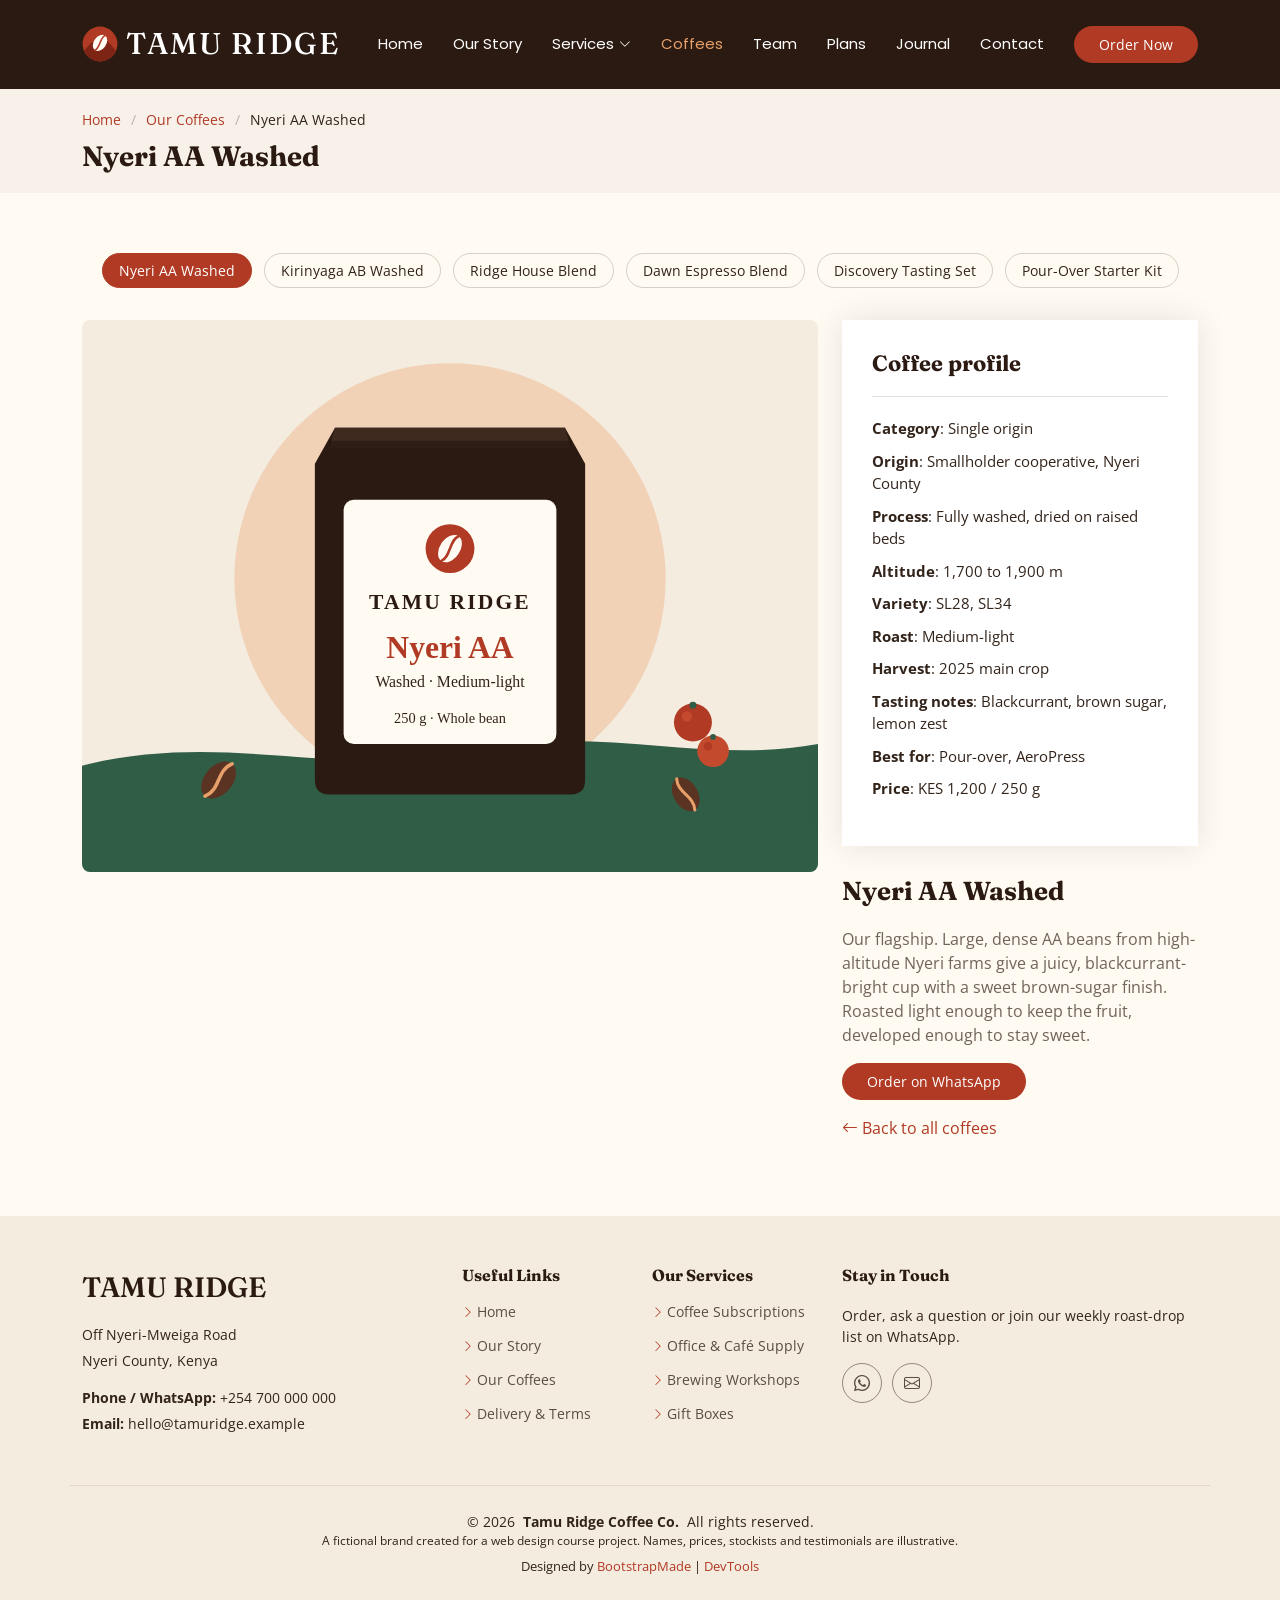
<file: coffee-details.html>
<!DOCTYPE html>
<html lang="en-KE">

<head>
  <meta charset="utf-8">
  <meta content="width=device-width, initial-scale=1.0" name="viewport">
  <title>Our Coffees | Tamu Ridge Coffee Co.</title>
  <meta name="description" content="Tasting notes, origin, process and prices for every Tamu Ridge single origin, blend and brew kit.">
  <meta name="theme-color" content="#2b1a12">

  <!-- Open Graph / Twitter -->
  <meta property="og:type" content="website">
  <meta property="og:site_name" content="Tamu Ridge Coffee Co.">
  <meta property="og:title" content="Our Coffees | Tamu Ridge Coffee Co.">
  <meta property="og:description" content="Tasting notes, origin, process and prices for every Tamu Ridge single origin, blend and brew kit.">
  <meta property="og:locale" content="en_KE">
  <meta property="og:image" content="assets/img/og-image.png">
  <meta name="twitter:card" content="summary_large_image">

  <!-- Favicons -->
  <link rel="icon" href="assets/img/favicon.svg" type="image/svg+xml">
  <link rel="icon" href="assets/img/favicon.png" sizes="32x32" type="image/png">
  <link rel="apple-touch-icon" href="assets/img/apple-touch-icon.png">

  <!-- Fonts -->
  <link href="https://fonts.googleapis.com" rel="preconnect">
  <link href="https://fonts.gstatic.com" rel="preconnect" crossorigin>
  <link href="https://fonts.googleapis.com/css2?family=Fraunces:wght@600;700&family=Open+Sans:wght@400;600;700&family=Poppins:wght@400;500;600&display=swap" rel="stylesheet">

  <!-- Vendor CSS Files -->
  <link href="assets/vendor/bootstrap/css/bootstrap.min.css" rel="stylesheet">
  <link href="assets/vendor/bootstrap-icons/bootstrap-icons.css" rel="stylesheet">
  <link href="assets/vendor/aos/aos.css" rel="stylesheet">
  <link href="assets/vendor/glightbox/css/glightbox.min.css" rel="stylesheet">
  <link href="assets/vendor/swiper/swiper-bundle.min.css" rel="stylesheet">

  <!-- Main CSS File -->
  <link href="assets/css/main.css" rel="stylesheet">
</head>

<body class="portfolio-details-page">

  <header id="header" class="header d-flex align-items-center sticky-top">
    <div class="container-fluid container-xl position-relative d-flex align-items-center">

      <a href="index.html" class="logo d-flex align-items-center me-auto">
        <img src="assets/img/logo.svg" alt="" width="36" height="36"><span class="sitename">Tamu Ridge</span>
      </a>

      <nav id="navmenu" class="navmenu" aria-label="Main">
        <ul>
          <li><a href="index.html#hero">Home</a></li>
          <li><a href="index.html#about">Our Story</a></li>
          <li class="dropdown"><a href="index.html#services"><span>Services</span> <i class="bi bi-chevron-down toggle-dropdown"></i></a>
            <ul>
              <li><a href="service-details.html#subscriptions">Coffee Subscriptions</a></li>
              <li><a href="service-details.html#office-supply">Office &amp; Café Supply</a></li>
              <li><a href="service-details.html#workshops">Brewing Workshops</a></li>
              <li><a href="service-details.html#gifting">Gift Boxes</a></li>
            </ul>
          </li>
          <li><a href="index.html#coffees" class="active">Coffees</a></li>
          <li><a href="index.html#team">Team</a></li>
          <li><a href="index.html#pricing">Plans</a></li>
          <li><a href="blog.html">Journal</a></li>
          <li><a href="index.html#contact">Contact</a></li>
        </ul>
        <i class="mobile-nav-toggle d-xl-none bi bi-list" role="button" aria-label="Toggle navigation" tabindex="0"></i>
      </nav>

      <a class="btn-getstarted" href="https://wa.me/254700000000?text=Hello%20Tamu%20Ridge%2C%20I%27d%20like%20to%20place%20an%20order." target="_blank" rel="noopener">Order Now</a>

    </div>
  </header>

  <main class="main">
    <!-- Page Title -->
    <div class="page-title" data-aos="fade">
      <div class="container">
        <nav class="breadcrumbs" aria-label="Breadcrumb">
          <ol>
            <li><a href="index.html">Home</a></li>
            <li><a href="index.html#coffees">Our Coffees</a></li>
            <li class="current">Our Coffees</li>
          </ol>
        </nav>
        <h1>Our Coffees</h1>
      </div>
    </div><!-- End Page Title -->

    <!-- Coffee Details Section -->
    <section id="coffee-details" class="portfolio-details section">

      <div class="container" data-aos="fade-up" data-aos-delay="100">

        <nav aria-label="All coffees" class="mb-4">
          <ul class="coffee-nav list-inline mb-0 text-center"><li class="list-inline-item"><a href="coffee-details.html#nyeri-aa" data-panel-link>Nyeri AA Washed</a></li><li class="list-inline-item"><a href="coffee-details.html#kirinyaga-ab" data-panel-link>Kirinyaga AB Washed</a></li><li class="list-inline-item"><a href="coffee-details.html#ridge-house-blend" data-panel-link>Ridge House Blend</a></li><li class="list-inline-item"><a href="coffee-details.html#dawn-espresso" data-panel-link>Dawn Espresso Blend</a></li><li class="list-inline-item"><a href="coffee-details.html#tasting-set" data-panel-link>Discovery Tasting Set</a></li><li class="list-inline-item"><a href="coffee-details.html#pour-over-kit" data-panel-link>Pour-Over Starter Kit</a></li></ul>
        </nav>

        <div data-panels>
          <div data-panel="nyeri-aa" data-title="Nyeri AA Washed">
            <div class="row gy-4">
              <div class="col-lg-8 portfolio-img">
                <img src="assets/img/coffees/nyeri-aa.svg" class="img-fluid" width="1024" height="768" alt="Tamu Ridge Nyeri AA Washed coffee bag with label">
              </div>
              <div class="col-lg-4">
                <div class="portfolio-info">
                  <h2 class="info-title">Coffee profile</h2>
                  <ul>
                  <li><strong>Category</strong>: Single origin</li>
                  <li><strong>Origin</strong>: Smallholder cooperative, Nyeri County</li>
                  <li><strong>Process</strong>: Fully washed, dried on raised beds</li>
                  <li><strong>Altitude</strong>: 1,700 to 1,900 m</li>
                  <li><strong>Variety</strong>: SL28, SL34</li>
                  <li><strong>Roast</strong>: Medium-light</li>
                  <li><strong>Harvest</strong>: 2025 main crop</li>
                  <li><strong>Tasting notes</strong>: Blackcurrant, brown sugar, lemon zest</li>
                  <li><strong>Best for</strong>: Pour-over, AeroPress</li>
                  <li><strong>Price</strong>: KES 1,200 / 250 g</li>
                  </ul>
                </div>
                <div class="portfolio-description">
                  <h2>Nyeri AA Washed</h2>
                  <p>
                    Our flagship. Large, dense AA beans from high-altitude Nyeri farms give a juicy, blackcurrant-bright cup with a sweet brown-sugar finish. Roasted light enough to keep the fruit, developed enough to stay sweet.
                  </p>
                  <a class="inline-cta" href="https://wa.me/254700000000?text=Hello%20Tamu%20Ridge%2C%20I%27d%20like%20to%20order%20the%20Nyeri%20AA%20Washed." target="_blank" rel="noopener">Order on WhatsApp</a>
                  <p class="mt-3"><a href="index.html#coffees"><i class="bi bi-arrow-left"></i> Back to all coffees</a></p>
                </div>
              </div>
            </div>
          </div><!-- End panel -->

          <div data-panel="kirinyaga-ab" data-title="Kirinyaga AB Washed">
            <div class="row gy-4">
              <div class="col-lg-8 portfolio-img">
                <img src="assets/img/coffees/kirinyaga-ab.svg" class="img-fluid" width="1024" height="768" alt="Tamu Ridge Kirinyaga AB Washed coffee bag with label">
              </div>
              <div class="col-lg-4">
                <div class="portfolio-info">
                  <h2 class="info-title">Coffee profile</h2>
                  <ul>
                  <li><strong>Category</strong>: Single origin</li>
                  <li><strong>Origin</strong>: Smallholder cooperative, Kirinyaga County</li>
                  <li><strong>Process</strong>: Fully washed, dried on raised beds</li>
                  <li><strong>Altitude</strong>: 1,600 to 1,800 m</li>
                  <li><strong>Variety</strong>: SL28, Ruiru 11, Batian</li>
                  <li><strong>Roast</strong>: Medium</li>
                  <li><strong>Harvest</strong>: 2025 main crop</li>
                  <li><strong>Tasting notes</strong>: Red apple, cocoa nibs, orange peel</li>
                  <li><strong>Best for</strong>: Filter, French press</li>
                  <li><strong>Price</strong>: KES 1,050 / 250 g</li>
                  </ul>
                </div>
                <div class="portfolio-description">
                  <h2>Kirinyaga AB Washed</h2>
                  <p>
                    Rounder and gentler than the Nyeri, with crisp apple acidity and a cocoa depth. A forgiving coffee that tastes good however you brew it.
                  </p>
                  <a class="inline-cta" href="https://wa.me/254700000000?text=Hello%20Tamu%20Ridge%2C%20I%27d%20like%20to%20order%20the%20Kirinyaga%20AB%20Washed." target="_blank" rel="noopener">Order on WhatsApp</a>
                  <p class="mt-3"><a href="index.html#coffees"><i class="bi bi-arrow-left"></i> Back to all coffees</a></p>
                </div>
              </div>
            </div>
          </div><!-- End panel -->

          <div data-panel="ridge-house-blend" data-title="Ridge House Blend">
            <div class="row gy-4">
              <div class="col-lg-8 portfolio-img">
                <img src="assets/img/coffees/ridge-house-blend.svg" class="img-fluid" width="1024" height="768" alt="Tamu Ridge Ridge House Blend coffee bag with label">
              </div>
              <div class="col-lg-4">
                <div class="portfolio-info">
                  <h2 class="info-title">Coffee profile</h2>
                  <ul>
                  <li><strong>Category</strong>: Blend</li>
                  <li><strong>Origin</strong>: Nyeri and Kirinyaga lots</li>
                  <li><strong>Process</strong>: Washed</li>
                  <li><strong>Altitude</strong>: 1,600 to 1,900 m</li>
                  <li><strong>Variety</strong>: Mixed</li>
                  <li><strong>Roast</strong>: Medium</li>
                  <li><strong>Harvest</strong>: 2025 main crop</li>
                  <li><strong>Tasting notes</strong>: Milk chocolate, toasted hazelnut, brown sugar</li>
                  <li><strong>Best for</strong>: Everyday filter, moka, French press</li>
                  <li><strong>Price</strong>: KES 850 / 250 g</li>
                  </ul>
                </div>
                <div class="portfolio-description">
                  <h2>Ridge House Blend</h2>
                  <p>
                    Our everyday coffee. A blend of two cooperatives balanced for sweetness and body: smooth, nutty and chocolatey with just enough brightness to stay interesting.
                  </p>
                  <a class="inline-cta" href="https://wa.me/254700000000?text=Hello%20Tamu%20Ridge%2C%20I%27d%20like%20to%20order%20the%20Ridge%20House%20Blend." target="_blank" rel="noopener">Order on WhatsApp</a>
                  <p class="mt-3"><a href="index.html#coffees"><i class="bi bi-arrow-left"></i> Back to all coffees</a></p>
                </div>
              </div>
            </div>
          </div><!-- End panel -->

          <div data-panel="dawn-espresso" data-title="Dawn Espresso Blend">
            <div class="row gy-4">
              <div class="col-lg-8 portfolio-img">
                <img src="assets/img/coffees/dawn-espresso.svg" class="img-fluid" width="1024" height="768" alt="Tamu Ridge Dawn Espresso Blend coffee bag with label">
              </div>
              <div class="col-lg-4">
                <div class="portfolio-info">
                  <h2 class="info-title">Coffee profile</h2>
                  <ul>
                  <li><strong>Category</strong>: Blend</li>
                  <li><strong>Origin</strong>: Nyeri and Kirinyaga lots</li>
                  <li><strong>Process</strong>: Washed</li>
                  <li><strong>Altitude</strong>: 1,600 to 1,900 m</li>
                  <li><strong>Variety</strong>: Mixed</li>
                  <li><strong>Roast</strong>: Medium-dark</li>
                  <li><strong>Harvest</strong>: 2025 main crop</li>
                  <li><strong>Tasting notes</strong>: Dark chocolate, caramel, dried fig</li>
                  <li><strong>Best for</strong>: Espresso, moka, milk drinks</li>
                  <li><strong>Price</strong>: KES 900 / 250 g</li>
                  </ul>
                </div>
                <div class="portfolio-description">
                  <h2>Dawn Espresso Blend</h2>
                  <p>
                    Built for the machine. Dark chocolate and caramel with a thick body that stands up to milk. Pulls sweet at 18 g in, 36 g out in about 28 seconds.
                  </p>
                  <a class="inline-cta" href="https://wa.me/254700000000?text=Hello%20Tamu%20Ridge%2C%20I%27d%20like%20to%20order%20the%20Dawn%20Espresso%20Blend." target="_blank" rel="noopener">Order on WhatsApp</a>
                  <p class="mt-3"><a href="index.html#coffees"><i class="bi bi-arrow-left"></i> Back to all coffees</a></p>
                </div>
              </div>
            </div>
          </div><!-- End panel -->

          <div data-panel="tasting-set" data-title="Discovery Tasting Set">
            <div class="row gy-4">
              <div class="col-lg-8 portfolio-img">
                <img src="assets/img/coffees/tasting-set.svg" class="img-fluid" width="1024" height="768" alt="Illustration of the Discovery Tasting Set in a gift box">
              </div>
              <div class="col-lg-4">
                <div class="portfolio-info">
                  <h2 class="info-title">Coffee profile</h2>
                  <ul>
                  <li><strong>Category</strong>: Brew kit</li>
                  <li><strong>Contents</strong>: 3 x 100 g bags: Nyeri AA, Kirinyaga AB, Ridge House</li>
                  <li><strong>Tasting notes</strong>: Three coffees, three styles</li>
                  <li><strong>Best for</strong>: Gifts and finding your favourite</li>
                  <li><strong>Price</strong>: KES 1,500</li>
                  </ul>
                </div>
                <div class="portfolio-description">
                  <h2>Discovery Tasting Set</h2>
                  <p>
                    Three 100 g bags in a gift-ready box with a tasting card and brew guide. The easiest way to find your favourite Kenyan coffee, or to send a thoughtful gift.
                  </p>
                  <a class="inline-cta" href="https://wa.me/254700000000?text=Hello%20Tamu%20Ridge%2C%20I%27d%20like%20to%20order%20the%20Discovery%20Tasting%20Set." target="_blank" rel="noopener">Order on WhatsApp</a>
                  <p class="mt-3"><a href="index.html#coffees"><i class="bi bi-arrow-left"></i> Back to all coffees</a></p>
                </div>
              </div>
            </div>
          </div><!-- End panel -->

          <div data-panel="pour-over-kit" data-title="Pour-Over Starter Kit">
            <div class="row gy-4">
              <div class="col-lg-8 portfolio-img">
                <img src="assets/img/coffees/pour-over-kit.svg" class="img-fluid" width="1024" height="768" alt="Illustration of the Pour-Over Starter Kit in a gift box">
              </div>
              <div class="col-lg-4">
                <div class="portfolio-info">
                  <h2 class="info-title">Coffee profile</h2>
                  <ul>
                  <li><strong>Category</strong>: Brew kit</li>
                  <li><strong>Contents</strong>: Ceramic dripper (size 02), 40 paper filters, 250 g coffee of your choice, recipe card</li>
                  <li><strong>Tasting notes</strong>: Your pick of Ridge House or Nyeri AA</li>
                  <li><strong>Best for</strong>: New home brewers</li>
                  <li><strong>Price</strong>: KES 3,200</li>
                  </ul>
                </div>
                <div class="portfolio-description">
                  <h2>Pour-Over Starter Kit</h2>
                  <p>
                    Everything you need to make cafe-quality filter coffee at home: a ceramic dripper, 40 filters, a bag of coffee and a recipe card that walks you through your first cup.
                  </p>
                  <a class="inline-cta" href="https://wa.me/254700000000?text=Hello%20Tamu%20Ridge%2C%20I%27d%20like%20to%20order%20the%20Pour-Over%20Starter%20Kit." target="_blank" rel="noopener">Order on WhatsApp</a>
                  <p class="mt-3"><a href="index.html#coffees"><i class="bi bi-arrow-left"></i> Back to all coffees</a></p>
                </div>
              </div>
            </div>
          </div><!-- End panel -->

        </div>

      </div>

    </section><!-- /Coffee Details Section -->
  </main>

  <footer id="footer" class="footer light-background">

    <div class="container footer-top">
      <div class="row gy-4">
        <div class="col-lg-4 col-md-6 footer-about">
          <a href="index.html" class="d-flex align-items-center">
            <span class="sitename">Tamu Ridge</span>
          </a>
          <div class="footer-contact pt-3">
            <p>Off Nyeri-Mweiga Road</p>
            <p>Nyeri County, Kenya</p>
            <p class="mt-3"><strong>Phone / WhatsApp:</strong> <a href="tel:+254700000000">+254 700 000 000</a></p>
            <p><strong>Email:</strong> <a href="mailto:hello@tamuridge.example">hello@tamuridge.example</a></p>
          </div>
        </div>

        <div class="col-lg-2 col-md-3 footer-links">
          <h3>Useful Links</h3>
          <ul>
            <li><i class="bi bi-chevron-right"></i> <a href="index.html#hero">Home</a></li>
            <li><i class="bi bi-chevron-right"></i> <a href="index.html#about">Our Story</a></li>
            <li><i class="bi bi-chevron-right"></i> <a href="index.html#coffees">Our Coffees</a></li>
            <li><i class="bi bi-chevron-right"></i> <a href="delivery-terms.html">Delivery &amp; Terms</a></li>
          </ul>
        </div>

        <div class="col-lg-2 col-md-3 footer-links">
          <h3>Our Services</h3>
          <ul>
            <li><i class="bi bi-chevron-right"></i> <a href="service-details.html#subscriptions">Coffee Subscriptions</a></li>
            <li><i class="bi bi-chevron-right"></i> <a href="service-details.html#office-supply">Office &amp; Café Supply</a></li>
            <li><i class="bi bi-chevron-right"></i> <a href="service-details.html#workshops">Brewing Workshops</a></li>
            <li><i class="bi bi-chevron-right"></i> <a href="service-details.html#gifting">Gift Boxes</a></li>
          </ul>
        </div>

        <div class="col-lg-4 col-md-12">
          <h3>Stay in Touch</h3>
          <p>Order, ask a question or join our weekly roast-drop list on WhatsApp.</p>
          <div class="social-links d-flex">
            <a href="https://wa.me/254700000000" target="_blank" rel="noopener" aria-label="Message us on WhatsApp"><i class="bi bi-whatsapp"></i></a>
            <a href="mailto:hello@tamuridge.example" aria-label="Email us"><i class="bi bi-envelope"></i></a>
          </div>
        </div>

      </div>
    </div>

    <div class="container copyright text-center mt-4">
      <p>© 2026 <strong class="px-1 sitename">Tamu Ridge Coffee Co.</strong> All rights reserved.</p>
      <p class="small mb-1">A fictional brand created for a web design course project. Names, prices, stockists and testimonials are illustrative.</p>
      <div class="credits">
        <!-- All the links in the footer should remain intact. -->
        <!-- You can delete the links only if you've purchased the pro version. -->
        <!-- Licensing information: https://bootstrapmade.com/license/ -->
        Designed by <a href="https://bootstrapmade.com/">BootstrapMade</a> | <a href="https://bootstrapmade.com/tools/">DevTools</a>
      </div>
    </div>

  </footer>

  <!-- Scroll Top -->
  <a href="#" id="scroll-top" class="scroll-top d-flex align-items-center justify-content-center" aria-label="Back to top"><i class="bi bi-arrow-up-short"></i></a>

  <!-- Preloader -->
  <div id="preloader"></div>

  <!-- Vendor JS Files -->
  <script src="assets/vendor/bootstrap/js/bootstrap.bundle.min.js"></script>
  <script src="assets/vendor/aos/aos.js"></script>
  <script src="assets/vendor/glightbox/js/glightbox.min.js"></script>
  <script src="assets/vendor/swiper/swiper-bundle.min.js"></script>
  <script src="assets/vendor/waypoints/noframework.waypoints.js"></script>
  <script src="assets/vendor/imagesloaded/imagesloaded.pkgd.min.js"></script>
  <script src="assets/vendor/isotope-layout/isotope.pkgd.min.js"></script>

  <!-- Main JS Files -->
  <script src="assets/js/main.js"></script>
  <script src="assets/js/site.js"></script>

</body>

</html>
</file>
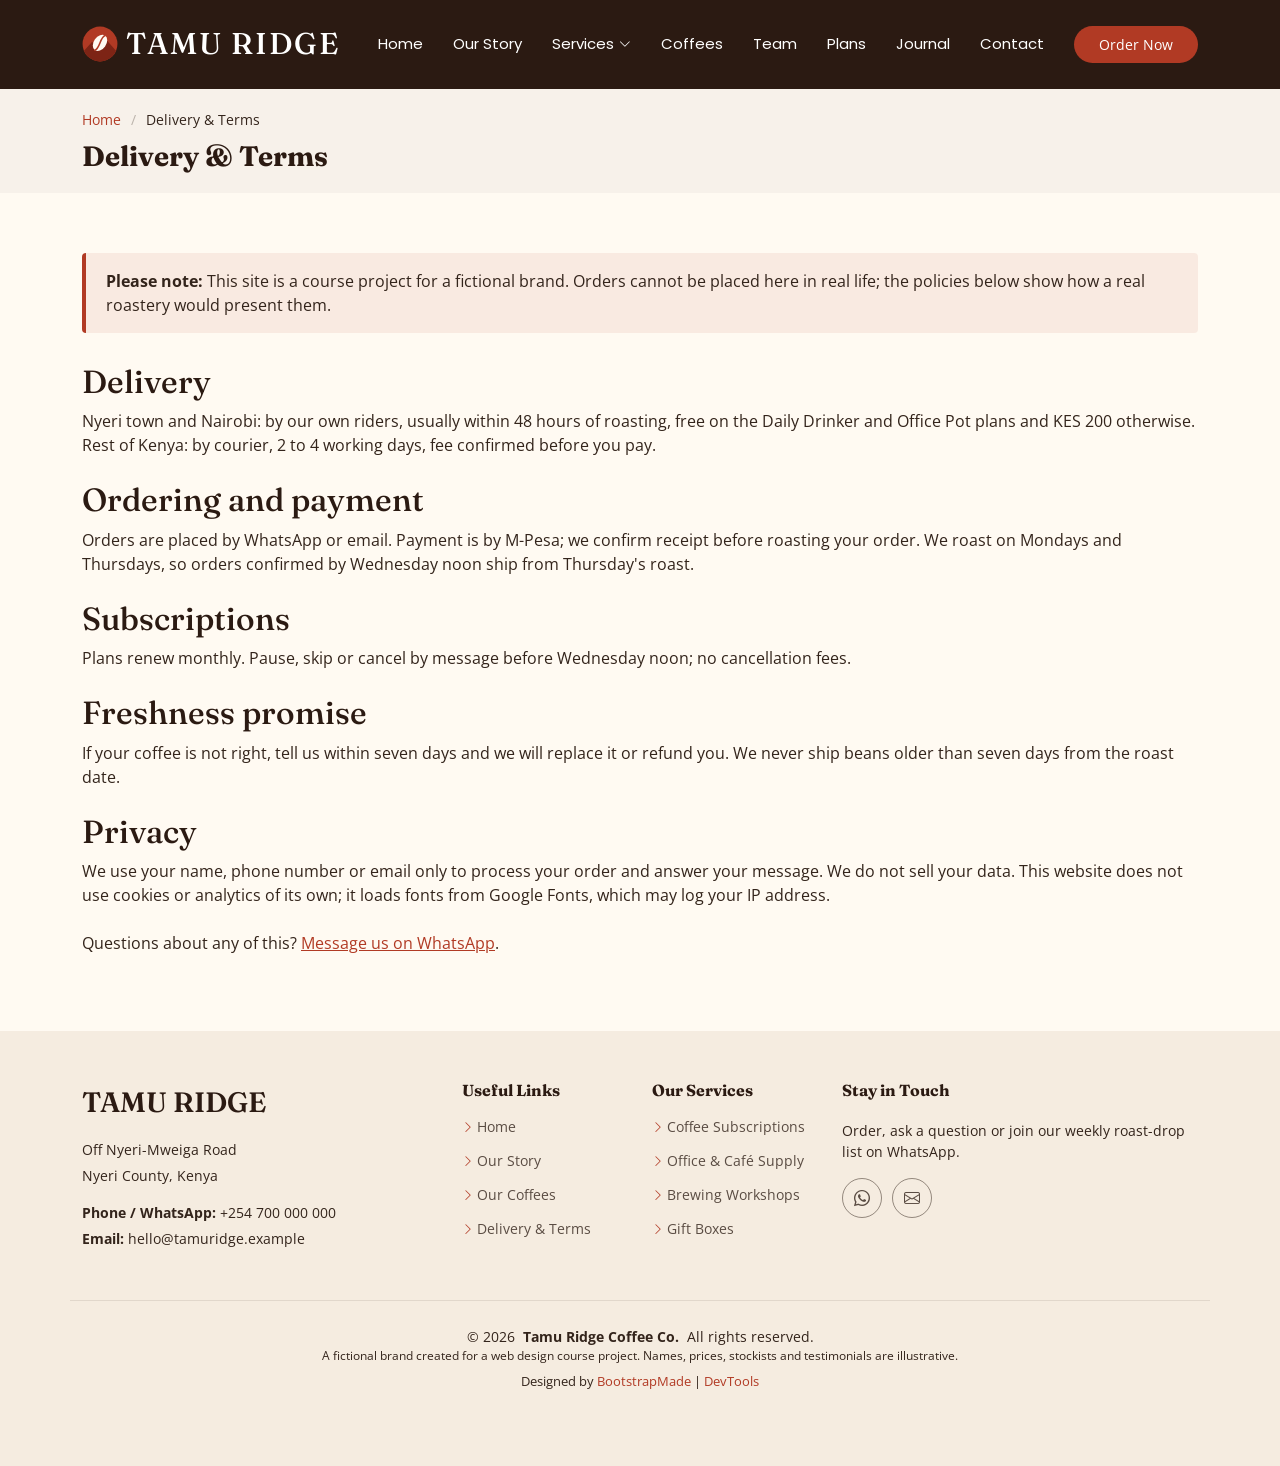
<file: delivery-terms.html>
<!DOCTYPE html>
<html lang="en-KE">

<head>
  <meta charset="utf-8">
  <meta content="width=device-width, initial-scale=1.0" name="viewport">
  <title>Delivery &amp; Terms | Tamu Ridge Coffee Co.</title>
  <meta name="description" content="Delivery areas, payment, subscriptions, freshness promise and privacy at Tamu Ridge Coffee Co.">
  <meta name="theme-color" content="#2b1a12">

  <!-- Open Graph / Twitter -->
  <meta property="og:type" content="website">
  <meta property="og:site_name" content="Tamu Ridge Coffee Co.">
  <meta property="og:title" content="Delivery &amp; Terms | Tamu Ridge Coffee Co.">
  <meta property="og:description" content="Delivery areas, payment, subscriptions, freshness promise and privacy at Tamu Ridge Coffee Co.">
  <meta property="og:locale" content="en_KE">
  <meta property="og:image" content="assets/img/og-image.png">
  <meta name="twitter:card" content="summary_large_image">

  <!-- Favicons -->
  <link rel="icon" href="assets/img/favicon.svg" type="image/svg+xml">
  <link rel="icon" href="assets/img/favicon.png" sizes="32x32" type="image/png">
  <link rel="apple-touch-icon" href="assets/img/apple-touch-icon.png">

  <!-- Fonts -->
  <link href="https://fonts.googleapis.com" rel="preconnect">
  <link href="https://fonts.gstatic.com" rel="preconnect" crossorigin>
  <link href="https://fonts.googleapis.com/css2?family=Fraunces:wght@600;700&family=Open+Sans:wght@400;600;700&family=Poppins:wght@400;500;600&display=swap" rel="stylesheet">

  <!-- Vendor CSS Files -->
  <link href="assets/vendor/bootstrap/css/bootstrap.min.css" rel="stylesheet">
  <link href="assets/vendor/bootstrap-icons/bootstrap-icons.css" rel="stylesheet">
  <link href="assets/vendor/aos/aos.css" rel="stylesheet">
  <link href="assets/vendor/glightbox/css/glightbox.min.css" rel="stylesheet">
  <link href="assets/vendor/swiper/swiper-bundle.min.css" rel="stylesheet">

  <!-- Main CSS File -->
  <link href="assets/css/main.css" rel="stylesheet">
</head>

<body class="starter-page">

  <header id="header" class="header d-flex align-items-center sticky-top">
    <div class="container-fluid container-xl position-relative d-flex align-items-center">

      <a href="index.html" class="logo d-flex align-items-center me-auto">
        <img src="assets/img/logo.svg" alt="" width="36" height="36"><span class="sitename">Tamu Ridge</span>
      </a>

      <nav id="navmenu" class="navmenu" aria-label="Main">
        <ul>
          <li><a href="index.html#hero">Home</a></li>
          <li><a href="index.html#about">Our Story</a></li>
          <li class="dropdown"><a href="index.html#services"><span>Services</span> <i class="bi bi-chevron-down toggle-dropdown"></i></a>
            <ul>
              <li><a href="service-details.html#subscriptions">Coffee Subscriptions</a></li>
              <li><a href="service-details.html#office-supply">Office &amp; Café Supply</a></li>
              <li><a href="service-details.html#workshops">Brewing Workshops</a></li>
              <li><a href="service-details.html#gifting">Gift Boxes</a></li>
            </ul>
          </li>
          <li><a href="index.html#coffees">Coffees</a></li>
          <li><a href="index.html#team">Team</a></li>
          <li><a href="index.html#pricing">Plans</a></li>
          <li><a href="blog.html">Journal</a></li>
          <li><a href="index.html#contact">Contact</a></li>
        </ul>
        <i class="mobile-nav-toggle d-xl-none bi bi-list" role="button" aria-label="Toggle navigation" tabindex="0"></i>
      </nav>

      <a class="btn-getstarted" href="https://wa.me/254700000000?text=Hello%20Tamu%20Ridge%2C%20I%27d%20like%20to%20place%20an%20order." target="_blank" rel="noopener">Order Now</a>

    </div>
  </header>

  <main class="main">
    <!-- Page Title -->
    <div class="page-title" data-aos="fade">
      <div class="container">
        <nav class="breadcrumbs" aria-label="Breadcrumb">
          <ol>
            <li><a href="index.html">Home</a></li>
            <li class="current">Delivery &amp; Terms</li>
          </ol>
        </nav>
        <h1>Delivery &amp; Terms</h1>
      </div>
    </div><!-- End Page Title -->

    <!-- Terms Section -->
    <section id="terms" class="starter-section section">

      <div class="container" data-aos="fade-up">

        <div class="note-box">
          <p class="mb-0"><strong>Please note:</strong> This site is a course project for a fictional brand. Orders cannot be placed here in real life; the policies below show how a real roastery would present them.</p>
        </div>

        <h2>Delivery</h2>
        <p>Nyeri town and Nairobi: by our own riders, usually within 48 hours of roasting, free on the Daily Drinker and Office Pot plans and KES 200 otherwise. Rest of Kenya: by courier, 2 to 4 working days, fee confirmed before you pay.</p>

        <h2 class="mt-4">Ordering and payment</h2>
        <p>Orders are placed by WhatsApp or email. Payment is by M-Pesa; we confirm receipt before roasting your order. We roast on Mondays and Thursdays, so orders confirmed by Wednesday noon ship from Thursday's roast.</p>

        <h2 class="mt-4">Subscriptions</h2>
        <p>Plans renew monthly. Pause, skip or cancel by message before Wednesday noon; no cancellation fees.</p>

        <h2 class="mt-4">Freshness promise</h2>
        <p>If your coffee is not right, tell us within seven days and we will replace it or refund you. We never ship beans older than seven days from the roast date.</p>

        <h2 class="mt-4">Privacy</h2>
        <p>We use your name, phone number or email only to process your order and answer your message. We do not sell your data. This website does not use cookies or analytics of its own; it loads fonts from Google Fonts, which may log your IP address.</p>

        <p class="mt-4">Questions about any of this? <a href="https://wa.me/254700000000?text=Hello%20Tamu%20Ridge%2C%20I%20have%20a%20question%20about%20delivery%20and%20terms." target="_blank" rel="noopener">Message us on WhatsApp</a>.</p>

      </div>

    </section><!-- /Terms Section -->
  </main>

  <footer id="footer" class="footer light-background">

    <div class="container footer-top">
      <div class="row gy-4">
        <div class="col-lg-4 col-md-6 footer-about">
          <a href="index.html" class="d-flex align-items-center">
            <span class="sitename">Tamu Ridge</span>
          </a>
          <div class="footer-contact pt-3">
            <p>Off Nyeri-Mweiga Road</p>
            <p>Nyeri County, Kenya</p>
            <p class="mt-3"><strong>Phone / WhatsApp:</strong> <a href="tel:+254700000000">+254 700 000 000</a></p>
            <p><strong>Email:</strong> <a href="mailto:hello@tamuridge.example">hello@tamuridge.example</a></p>
          </div>
        </div>

        <div class="col-lg-2 col-md-3 footer-links">
          <h3>Useful Links</h3>
          <ul>
            <li><i class="bi bi-chevron-right"></i> <a href="index.html#hero">Home</a></li>
            <li><i class="bi bi-chevron-right"></i> <a href="index.html#about">Our Story</a></li>
            <li><i class="bi bi-chevron-right"></i> <a href="index.html#coffees">Our Coffees</a></li>
            <li><i class="bi bi-chevron-right"></i> <a href="delivery-terms.html">Delivery &amp; Terms</a></li>
          </ul>
        </div>

        <div class="col-lg-2 col-md-3 footer-links">
          <h3>Our Services</h3>
          <ul>
            <li><i class="bi bi-chevron-right"></i> <a href="service-details.html#subscriptions">Coffee Subscriptions</a></li>
            <li><i class="bi bi-chevron-right"></i> <a href="service-details.html#office-supply">Office &amp; Café Supply</a></li>
            <li><i class="bi bi-chevron-right"></i> <a href="service-details.html#workshops">Brewing Workshops</a></li>
            <li><i class="bi bi-chevron-right"></i> <a href="service-details.html#gifting">Gift Boxes</a></li>
          </ul>
        </div>

        <div class="col-lg-4 col-md-12">
          <h3>Stay in Touch</h3>
          <p>Order, ask a question or join our weekly roast-drop list on WhatsApp.</p>
          <div class="social-links d-flex">
            <a href="https://wa.me/254700000000" target="_blank" rel="noopener" aria-label="Message us on WhatsApp"><i class="bi bi-whatsapp"></i></a>
            <a href="mailto:hello@tamuridge.example" aria-label="Email us"><i class="bi bi-envelope"></i></a>
          </div>
        </div>

      </div>
    </div>

    <div class="container copyright text-center mt-4">
      <p>© 2026 <strong class="px-1 sitename">Tamu Ridge Coffee Co.</strong> All rights reserved.</p>
      <p class="small mb-1">A fictional brand created for a web design course project. Names, prices, stockists and testimonials are illustrative.</p>
      <div class="credits">
        <!-- All the links in the footer should remain intact. -->
        <!-- You can delete the links only if you've purchased the pro version. -->
        <!-- Licensing information: https://bootstrapmade.com/license/ -->
        Designed by <a href="https://bootstrapmade.com/">BootstrapMade</a> | <a href="https://bootstrapmade.com/tools/">DevTools</a>
      </div>
    </div>

  </footer>

  <!-- Scroll Top -->
  <a href="#" id="scroll-top" class="scroll-top d-flex align-items-center justify-content-center" aria-label="Back to top"><i class="bi bi-arrow-up-short"></i></a>

  <!-- Preloader -->
  <div id="preloader"></div>

  <!-- Vendor JS Files -->
  <script src="assets/vendor/bootstrap/js/bootstrap.bundle.min.js"></script>
  <script src="assets/vendor/aos/aos.js"></script>
  <script src="assets/vendor/glightbox/js/glightbox.min.js"></script>
  <script src="assets/vendor/swiper/swiper-bundle.min.js"></script>
  <script src="assets/vendor/waypoints/noframework.waypoints.js"></script>
  <script src="assets/vendor/imagesloaded/imagesloaded.pkgd.min.js"></script>
  <script src="assets/vendor/isotope-layout/isotope.pkgd.min.js"></script>

  <!-- Main JS Files -->
  <script src="assets/js/main.js"></script>
  <script src="assets/js/site.js"></script>

</body>

</html>
</file>
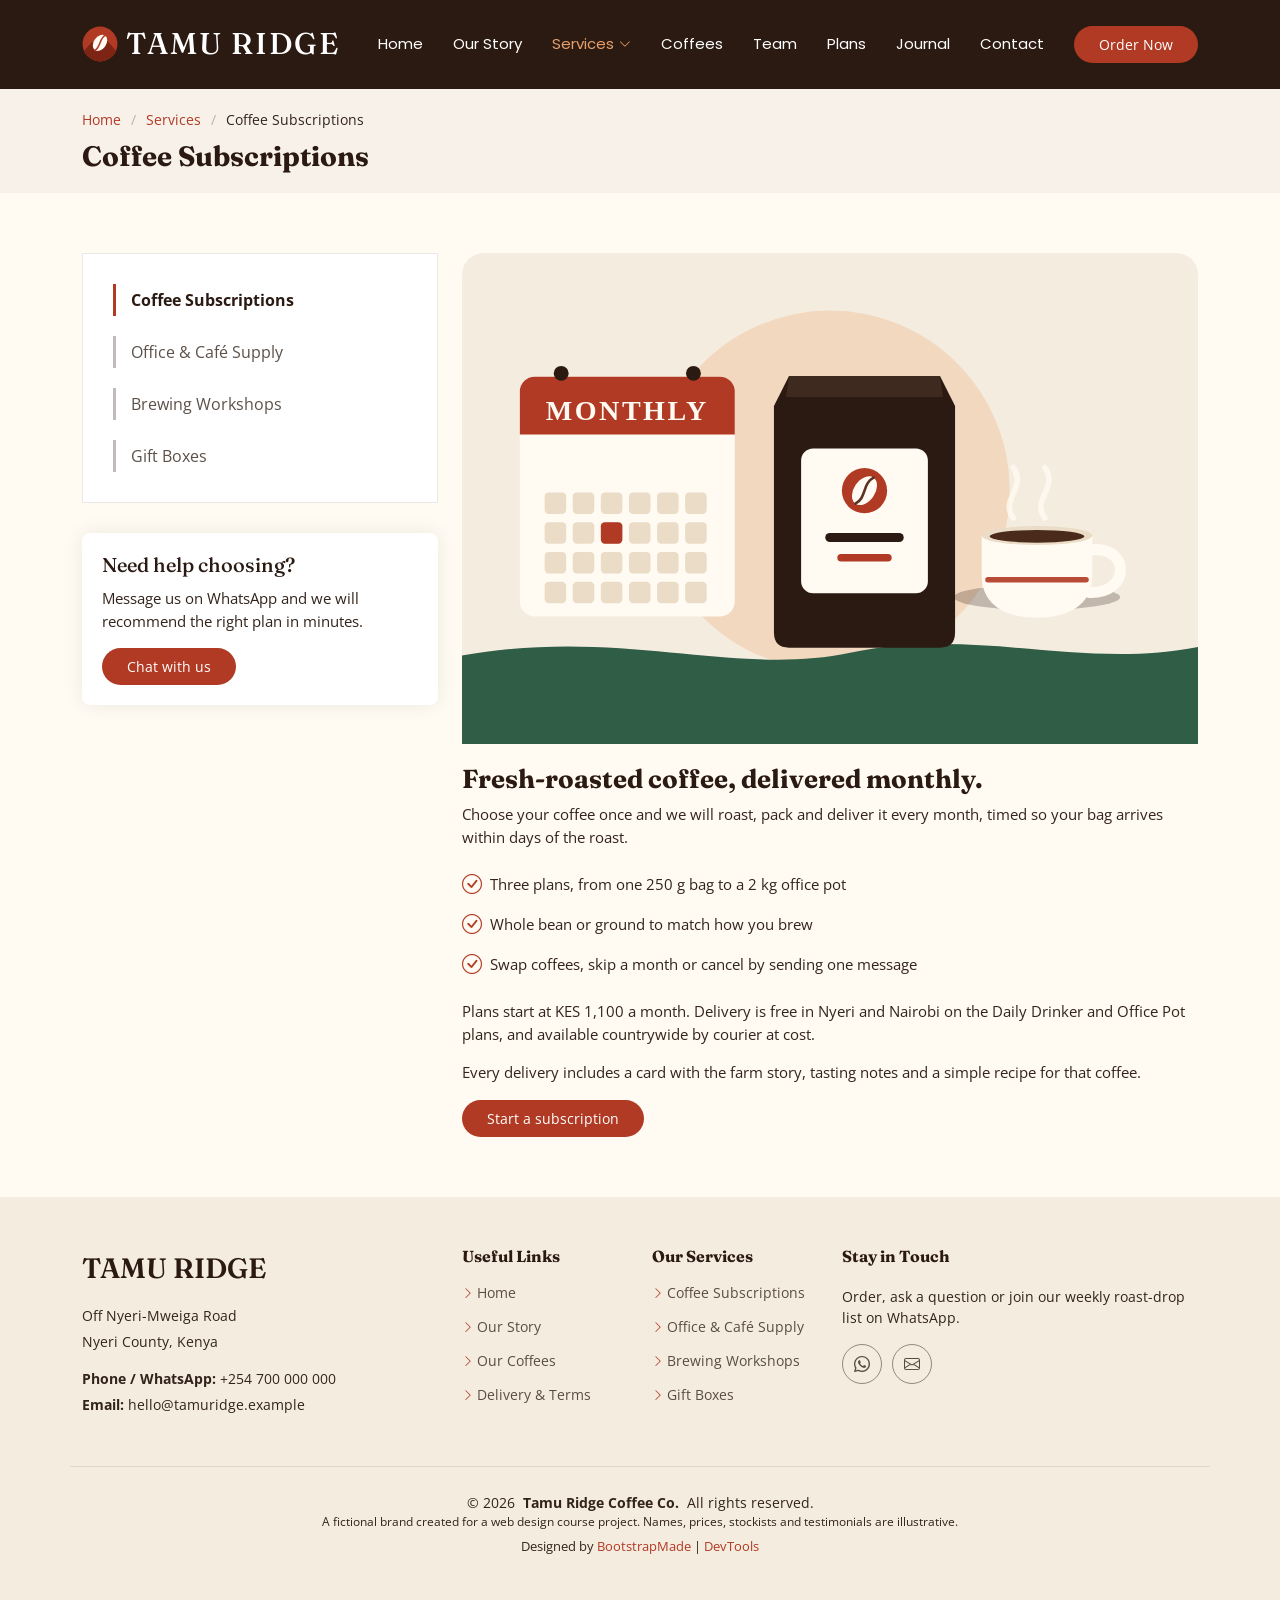
<file: service-details.html>
<!DOCTYPE html>
<html lang="en-KE">

<head>
  <meta charset="utf-8">
  <meta content="width=device-width, initial-scale=1.0" name="viewport">
  <title>Services | Tamu Ridge Coffee Co.</title>
  <meta name="description" content="Coffee subscriptions, office and café supply, brewing workshops and gift boxes from Tamu Ridge Coffee Co. in Nyeri.">
  <meta name="theme-color" content="#2b1a12">

  <!-- Open Graph / Twitter -->
  <meta property="og:type" content="website">
  <meta property="og:site_name" content="Tamu Ridge Coffee Co.">
  <meta property="og:title" content="Services | Tamu Ridge Coffee Co.">
  <meta property="og:description" content="Coffee subscriptions, office and café supply, brewing workshops and gift boxes from Tamu Ridge Coffee Co. in Nyeri.">
  <meta property="og:locale" content="en_KE">
  <meta property="og:image" content="assets/img/og-image.png">
  <meta name="twitter:card" content="summary_large_image">

  <!-- Favicons -->
  <link rel="icon" href="assets/img/favicon.svg" type="image/svg+xml">
  <link rel="icon" href="assets/img/favicon.png" sizes="32x32" type="image/png">
  <link rel="apple-touch-icon" href="assets/img/apple-touch-icon.png">

  <!-- Fonts -->
  <link href="https://fonts.googleapis.com" rel="preconnect">
  <link href="https://fonts.gstatic.com" rel="preconnect" crossorigin>
  <link href="https://fonts.googleapis.com/css2?family=Fraunces:wght@600;700&family=Open+Sans:wght@400;600;700&family=Poppins:wght@400;500;600&display=swap" rel="stylesheet">

  <!-- Vendor CSS Files -->
  <link href="assets/vendor/bootstrap/css/bootstrap.min.css" rel="stylesheet">
  <link href="assets/vendor/bootstrap-icons/bootstrap-icons.css" rel="stylesheet">
  <link href="assets/vendor/aos/aos.css" rel="stylesheet">
  <link href="assets/vendor/glightbox/css/glightbox.min.css" rel="stylesheet">
  <link href="assets/vendor/swiper/swiper-bundle.min.css" rel="stylesheet">

  <!-- Main CSS File -->
  <link href="assets/css/main.css" rel="stylesheet">
</head>

<body class="service-details-page">

  <header id="header" class="header d-flex align-items-center sticky-top">
    <div class="container-fluid container-xl position-relative d-flex align-items-center">

      <a href="index.html" class="logo d-flex align-items-center me-auto">
        <img src="assets/img/logo.svg" alt="" width="36" height="36"><span class="sitename">Tamu Ridge</span>
      </a>

      <nav id="navmenu" class="navmenu" aria-label="Main">
        <ul>
          <li><a href="index.html#hero">Home</a></li>
          <li><a href="index.html#about">Our Story</a></li>
          <li class="dropdown"><a href="index.html#services" class="active"><span>Services</span> <i class="bi bi-chevron-down toggle-dropdown"></i></a>
            <ul>
              <li><a href="service-details.html#subscriptions">Coffee Subscriptions</a></li>
              <li><a href="service-details.html#office-supply">Office &amp; Café Supply</a></li>
              <li><a href="service-details.html#workshops">Brewing Workshops</a></li>
              <li><a href="service-details.html#gifting">Gift Boxes</a></li>
            </ul>
          </li>
          <li><a href="index.html#coffees">Coffees</a></li>
          <li><a href="index.html#team">Team</a></li>
          <li><a href="index.html#pricing">Plans</a></li>
          <li><a href="blog.html">Journal</a></li>
          <li><a href="index.html#contact">Contact</a></li>
        </ul>
        <i class="mobile-nav-toggle d-xl-none bi bi-list" role="button" aria-label="Toggle navigation" tabindex="0"></i>
      </nav>

      <a class="btn-getstarted" href="https://wa.me/254700000000?text=Hello%20Tamu%20Ridge%2C%20I%27d%20like%20to%20place%20an%20order." target="_blank" rel="noopener">Order Now</a>

    </div>
  </header>

  <main class="main">
    <!-- Page Title -->
    <div class="page-title" data-aos="fade">
      <div class="container">
        <nav class="breadcrumbs" aria-label="Breadcrumb">
          <ol>
            <li><a href="index.html">Home</a></li>
            <li><a href="index.html#services">Services</a></li>
            <li class="current">Services</li>
          </ol>
        </nav>
        <h1>Services</h1>
      </div>
    </div><!-- End Page Title -->

    <!-- Service Details Section -->
    <section id="service-details" class="service-details section">

      <div class="container">

        <div class="row gy-4">

          <div class="col-lg-4" data-aos="fade-up" data-aos-delay="100">
            <div class="services-list">
              <a href="service-details.html#subscriptions" data-panel-link>Coffee Subscriptions</a>
              <a href="service-details.html#office-supply" data-panel-link>Office &amp; Café Supply</a>
              <a href="service-details.html#workshops" data-panel-link>Brewing Workshops</a>
              <a href="service-details.html#gifting" data-panel-link>Gift Boxes</a>
            </div>
            <div class="cta-box">
              <h2 class="cta-box-title">Need help choosing?</h2>
              <p>Message us on WhatsApp and we will recommend the right plan in minutes.</p>
              <a class="inline-cta" href="https://wa.me/254700000000?text=Hello%20Tamu%20Ridge%2C%20can%20you%20help%20me%20choose%3F" target="_blank" rel="noopener">Chat with us</a>
            </div>
          </div>

          <div class="col-lg-8" data-aos="fade-up" data-aos-delay="200" data-panels>
            <div data-panel="subscriptions" data-title="Coffee Subscriptions">
              <img src="assets/img/services/service-subscriptions.svg" alt="Illustration of a calendar page next to a coffee bag and cup" class="img-fluid services-img" width="1024" height="683">
              <h3>Fresh-roasted coffee, delivered monthly.</h3>
              <p>
                Choose your coffee once and we will roast, pack and deliver it every month, timed so your bag arrives within days of the roast.
              </p>
              <ul>
              <li><i class="bi bi-check-circle"></i> <span>Three plans, from one 250 g bag to a 2 kg office pot</span></li>
              <li><i class="bi bi-check-circle"></i> <span>Whole bean or ground to match how you brew</span></li>
              <li><i class="bi bi-check-circle"></i> <span>Swap coffees, skip a month or cancel by sending one message</span></li>
              </ul>
              <p>
                Plans start at KES 1,100 a month. Delivery is free in Nyeri and Nairobi on the Daily Drinker and Office Pot plans, and available countrywide by courier at cost.
              </p>
              <p>
                Every delivery includes a card with the farm story, tasting notes and a simple recipe for that coffee.
              </p>
              <a class="inline-cta" href="index.html#pricing">Start a subscription</a>
            </div><!-- End panel -->

            <div data-panel="office-supply" data-title="Office &amp; Café Supply">
              <img src="assets/img/services/service-office-supply.svg" alt="Illustration of kilo bags of coffee beside a filter coffee machine" class="img-fluid services-img" width="1024" height="683">
              <h3>Dependable coffee for teams and customers.</h3>
              <p>
                From a five-person office to a busy café, we supply fresh coffee on a schedule that suits you, so you never run out on a Monday morning.
              </p>
              <ul>
              <li><i class="bi bi-check-circle"></i> <span>1 kg and 5 kg bags, ground or whole bean</span></li>
              <li><i class="bi bi-check-circle"></i> <span>Weekly or fortnightly delivery on a fixed day</span></li>
              <li><i class="bi bi-check-circle"></i> <span>Grinder set-up and a staff brewing session included</span></li>
              </ul>
              <p>
                Registered businesses receive one monthly invoice, payable by M-Pesa Paybill or bank transfer.
              </p>
              <p>
                Cafés can request a free tasting of three coffees before committing, and we will help you price your cup so the numbers work.
              </p>
              <a class="inline-cta" href="https://wa.me/254700000000?text=Hello%20Tamu%20Ridge%2C%20I%20would%20like%20to%20request%20a%20tasting%20for%20our%20office%20or%20caf%C3%A9." target="_blank" rel="noopener">Request a tasting</a>
            </div><!-- End panel -->

            <div data-panel="workshops" data-title="Brewing Workshops">
              <img src="assets/img/services/service-workshops.svg" alt="Illustration of a cupping table with cups, a scale and a kettle" class="img-fluid services-img" width="1024" height="683">
              <h3>Learn to taste and brew with us.</h3>
              <p>
                Our Saturday sessions at the Nyeri tasting room are small, relaxed and hands-on, and you leave able to make a better cup at home.
              </p>
              <ul>
              <li><i class="bi bi-check-circle"></i> <span>Cupping: learn to taste acidity, body and sweetness</span></li>
              <li><i class="bi bi-check-circle"></i> <span>Pour-over, French press and espresso basics</span></li>
              <li><i class="bi bi-check-circle"></i> <span>Maximum eight people so everyone gets a turn</span></li>
              </ul>
              <p>
                Sessions run from 10:00 am to 12:30 pm and cost KES 2,500 per person, including a 250 g bag to take home.
              </p>
              <p>
                Offices in Nairobi can book a private team session at their premises on request.
              </p>
              <a class="inline-cta" href="https://wa.me/254700000000?text=Hello%20Tamu%20Ridge%2C%20I%20would%20like%20to%20book%20a%20seat%20at%20a%20brewing%20workshop." target="_blank" rel="noopener">Book a seat</a>
            </div><!-- End panel -->

            <div data-panel="gifting" data-title="Gift Boxes">
              <img src="assets/img/services/service-gifting.svg" alt="Illustration of an open gift box holding coffee bags and a ribbon" class="img-fluid services-img" width="1024" height="683">
              <h3>Coffee that says thank you.</h3>
              <p>
                Give someone the best of Kenyan coffee in a box that is ready to hand over: tasting sets, brew kits and a handwritten card.
              </p>
              <ul>
              <li><i class="bi bi-check-circle"></i> <span>Discovery Tasting Set (three 100 g bags) from KES 1,500</span></li>
              <li><i class="bi bi-check-circle"></i> <span>Pour-Over Starter Kit with dripper and filters</span></li>
              <li><i class="bi bi-check-circle"></i> <span>Corporate orders from ten boxes with a branded card</span></li>
              </ul>
              <p>
                Order at least five days ahead for weddings and events. We deliver countrywide.
              </p>
              <p>
                Tell us the occasion and the budget and we will suggest the right box.
              </p>
              <a class="inline-cta" href="https://wa.me/254700000000?text=Hello%20Tamu%20Ridge%2C%20I%20would%20like%20to%20order%20a%20gift%20box." target="_blank" rel="noopener">Order a gift box</a>
            </div><!-- End panel -->

          </div>

        </div>

      </div>

    </section><!-- /Service Details Section -->
  </main>

  <footer id="footer" class="footer light-background">

    <div class="container footer-top">
      <div class="row gy-4">
        <div class="col-lg-4 col-md-6 footer-about">
          <a href="index.html" class="d-flex align-items-center">
            <span class="sitename">Tamu Ridge</span>
          </a>
          <div class="footer-contact pt-3">
            <p>Off Nyeri-Mweiga Road</p>
            <p>Nyeri County, Kenya</p>
            <p class="mt-3"><strong>Phone / WhatsApp:</strong> <a href="tel:+254700000000">+254 700 000 000</a></p>
            <p><strong>Email:</strong> <a href="mailto:hello@tamuridge.example">hello@tamuridge.example</a></p>
          </div>
        </div>

        <div class="col-lg-2 col-md-3 footer-links">
          <h3>Useful Links</h3>
          <ul>
            <li><i class="bi bi-chevron-right"></i> <a href="index.html#hero">Home</a></li>
            <li><i class="bi bi-chevron-right"></i> <a href="index.html#about">Our Story</a></li>
            <li><i class="bi bi-chevron-right"></i> <a href="index.html#coffees">Our Coffees</a></li>
            <li><i class="bi bi-chevron-right"></i> <a href="delivery-terms.html">Delivery &amp; Terms</a></li>
          </ul>
        </div>

        <div class="col-lg-2 col-md-3 footer-links">
          <h3>Our Services</h3>
          <ul>
            <li><i class="bi bi-chevron-right"></i> <a href="service-details.html#subscriptions">Coffee Subscriptions</a></li>
            <li><i class="bi bi-chevron-right"></i> <a href="service-details.html#office-supply">Office &amp; Café Supply</a></li>
            <li><i class="bi bi-chevron-right"></i> <a href="service-details.html#workshops">Brewing Workshops</a></li>
            <li><i class="bi bi-chevron-right"></i> <a href="service-details.html#gifting">Gift Boxes</a></li>
          </ul>
        </div>

        <div class="col-lg-4 col-md-12">
          <h3>Stay in Touch</h3>
          <p>Order, ask a question or join our weekly roast-drop list on WhatsApp.</p>
          <div class="social-links d-flex">
            <a href="https://wa.me/254700000000" target="_blank" rel="noopener" aria-label="Message us on WhatsApp"><i class="bi bi-whatsapp"></i></a>
            <a href="mailto:hello@tamuridge.example" aria-label="Email us"><i class="bi bi-envelope"></i></a>
          </div>
        </div>

      </div>
    </div>

    <div class="container copyright text-center mt-4">
      <p>© 2026 <strong class="px-1 sitename">Tamu Ridge Coffee Co.</strong> All rights reserved.</p>
      <p class="small mb-1">A fictional brand created for a web design course project. Names, prices, stockists and testimonials are illustrative.</p>
      <div class="credits">
        <!-- All the links in the footer should remain intact. -->
        <!-- You can delete the links only if you've purchased the pro version. -->
        <!-- Licensing information: https://bootstrapmade.com/license/ -->
        Designed by <a href="https://bootstrapmade.com/">BootstrapMade</a> | <a href="https://bootstrapmade.com/tools/">DevTools</a>
      </div>
    </div>

  </footer>

  <!-- Scroll Top -->
  <a href="#" id="scroll-top" class="scroll-top d-flex align-items-center justify-content-center" aria-label="Back to top"><i class="bi bi-arrow-up-short"></i></a>

  <!-- Preloader -->
  <div id="preloader"></div>

  <!-- Vendor JS Files -->
  <script src="assets/vendor/bootstrap/js/bootstrap.bundle.min.js"></script>
  <script src="assets/vendor/aos/aos.js"></script>
  <script src="assets/vendor/glightbox/js/glightbox.min.js"></script>
  <script src="assets/vendor/swiper/swiper-bundle.min.js"></script>
  <script src="assets/vendor/waypoints/noframework.waypoints.js"></script>
  <script src="assets/vendor/imagesloaded/imagesloaded.pkgd.min.js"></script>
  <script src="assets/vendor/isotope-layout/isotope.pkgd.min.js"></script>

  <!-- Main JS Files -->
  <script src="assets/js/main.js"></script>
  <script src="assets/js/site.js"></script>

</body>

</html>
</file>
<file: assets/css/main.css>
/* Tamu Ridge Coffee Co. : student project. Built on a free BootstrapMade template (see README and footer credit). */

/*--------------------------------------------------------------
# Font & Color Variables
--------------------------------------------------------------*/
/* Fonts */
:root {
  --default-font: "Open Sans", system-ui, -apple-system, "Segoe UI", Roboto, "Helvetica Neue", Arial, "Noto Sans", sans-serif;
  --heading-font: "Fraunces", Georgia, "Times New Roman", serif;
  --nav-font: "Poppins", system-ui, -apple-system, "Segoe UI", Roboto, Arial, sans-serif;
}

/* Global Colors - The following color variables are used throughout the website. Updating them here will change the color scheme of the entire website */
:root { 
  --background-color: #fffaf2; /* Background color for the entire website, including individual sections */
  --default-color: #33241b; /* Default color used for the majority of the text content across the entire website */
  --heading-color: #2b1a12; /* Color for headings, subheadings and title throughout the website */
  --accent-color: #b13a24; /* Accent color that represents your brand on the website. It's used for buttons, links, and other elements that need to stand out */
  --surface-color: #ffffff; /* The surface color is used as a background of boxed elements within sections, such as cards, icon boxes, or other elements that require a visual separation from the global background. */
  --contrast-color: #ffffff; /* Contrast color for text, ensuring readability against backgrounds of accent, heading, or default colors. */
}

/* Nav Menu Colors - The following color variables are used specifically for the navigation menu. They are separate from the global colors to allow for more customization options */
:root {
  --nav-color: #ffffff;  /* The default color of the main navmenu links */
  --nav-hover-color: #e8a06a; /* Applied to main navmenu links when they are hovered over or active */
  --nav-mobile-background-color: #ffffff; /* Used as the background color for mobile navigation menu */
  --nav-dropdown-background-color: #ffffff; /* Used as the background color for dropdown items that appear when hovering over primary navigation items */
  --nav-dropdown-color: #33241b; /* Used for navigation links of the dropdown items in the navigation menu. */
  --nav-dropdown-hover-color: #b13a24; /* Similar to --nav-hover-color, this color is applied to dropdown navigation links when they are hovered over. */
}

/* Color Presets - These classes override global colors when applied to any section or element, providing reuse of the sam color scheme. */

.light-background {
  --background-color: #f5ece0;
  --surface-color: #ffffff;
}

.dark-background {
  --background-color: #2b1a12;
  --default-color: #ffffff;
  --heading-color: #ffffff;
  --surface-color: #3f2a1f;
  --contrast-color: #ffffff;
}

/* Smooth scroll */
:root {
  scroll-behavior: smooth;
}

/*--------------------------------------------------------------
# General Styling & Shared Classes
--------------------------------------------------------------*/
body {
  color: var(--default-color);
  background-color: var(--background-color);
  font-family: var(--default-font);
}

a {
  color: var(--accent-color);
  text-decoration: none;
  transition: 0.3s;
}

a:hover {
  color: color-mix(in srgb, var(--accent-color), transparent 25%);
  text-decoration: none;
}

h1,
h2,
h3,
h4,
h5,
h6 {
  color: var(--heading-color);
  font-family: var(--heading-font);
}

/* Contact Form Messages
------------------------------*/
.contact-form .error-message {
  display: none;
  background: #df1529;
  color: #ffffff;
  text-align: left;
  padding: 15px;
  margin-bottom: 24px;
  font-weight: 600;
}

.contact-form .sent-message {
  display: none;
  color: #ffffff;
  background: #2f5d46;
  text-align: center;
  padding: 15px;
  margin-bottom: 24px;
  font-weight: 600;
}

.contact-form .loading {
  display: none;
  background: var(--surface-color);
  text-align: center;
  padding: 15px;
  margin-bottom: 24px;
}

.contact-form .loading:before {
  content: "";
  display: inline-block;
  border-radius: 50%;
  width: 24px;
  height: 24px;
  margin: 0 10px -6px 0;
  border: 3px solid var(--accent-color);
  border-top-color: var(--surface-color);
  animation: form-loading 1s linear infinite;
}

@keyframes form-loading {
  0% {
    transform: rotate(0deg);
  }

  100% {
    transform: rotate(360deg);
  }
}

/*--------------------------------------------------------------
# Global Header
--------------------------------------------------------------*/
.header {
  --background-color: #2b1a12;
  --heading-color: #ffffff;
  color: var(--default-color);
  background-color: var(--background-color);
  padding: 15px 0;
  transition: all 0.5s;
  z-index: 997;
}

.header .logo {
  line-height: 1;
}

.header .logo img {
  max-height: 36px;
  margin-right: 8px;
}

.header .logo h1 {
  font-size: 30px;
  margin: 0;
  font-weight: 500;
  color: var(--heading-color);
  letter-spacing: 2px;
  text-transform: uppercase;
}

.header .btn-getstarted,
.header .btn-getstarted:focus {
  color: var(--contrast-color);
  background: var(--accent-color);
  font-size: 14px;
  padding: 8px 25px;
  margin: 0 0 0 30px;
  border-radius: 50px;
  transition: 0.3s;
}

.header .btn-getstarted:hover,
.header .btn-getstarted:focus:hover {
  color: var(--contrast-color);
  background: color-mix(in srgb, var(--accent-color), transparent 15%);
}

@media (max-width: 1200px) {
  .header .logo {
    order: 1;
  }

  .header .btn-getstarted {
    order: 2;
    margin: 0 15px 0 0;
    padding: 6px 15px;
  }

  .header .navmenu {
    order: 3;
  }
}

/* Index Page Header
------------------------------*/
.index-page .header {
  --background-color: rgba(255, 255, 255, 0);
  --heading-color: #ffffff;
  --nav-color: #ffffff;
}

/* Index Page Header on Scroll
------------------------------*/
.index-page.scrolled .header {
  --background-color: rgba(43, 26, 18, 0.92);
}

/*--------------------------------------------------------------
# Navigation Menu
--------------------------------------------------------------*/
/* Desktop Navigation */
@media (min-width: 1200px) {
  .navmenu {
    padding: 0;
  }

  .navmenu ul {
    margin: 0;
    padding: 0;
    display: flex;
    list-style: none;
    align-items: center;
  }

  .navmenu li {
    position: relative;
  }

  .navmenu a,
  .navmenu a:focus {
    color: var(--nav-color);
    padding: 18px 15px;
    font-size: 15px;
    font-family: var(--nav-font);
    font-weight: 400;
    display: flex;
    align-items: center;
    justify-content: space-between;
    white-space: nowrap;
    transition: 0.3s;
  }

  .navmenu a i,
  .navmenu a:focus i {
    font-size: 12px;
    line-height: 0;
    margin-left: 5px;
    transition: 0.3s;
  }

  .navmenu li:last-child a {
    padding-right: 0;
  }

  .navmenu li:hover>a,
  .navmenu .active,
  .navmenu .active:focus {
    color: var(--nav-hover-color);
  }

  .navmenu .dropdown ul {
    margin: 0;
    padding: 10px 0;
    background: var(--nav-dropdown-background-color);
    display: block;
    position: absolute;
    visibility: hidden;
    left: 14px;
    top: 130%;
    opacity: 0;
    transition: 0.3s;
    border-radius: 4px;
    z-index: 99;
    box-shadow: 0px 0px 30px rgba(0, 0, 0, 0.1);
  }

  .navmenu .dropdown ul li {
    min-width: 200px;
  }

  .navmenu .dropdown ul a {
    padding: 10px 20px;
    font-size: 15px;
    text-transform: none;
    color: var(--nav-dropdown-color);
  }

  .navmenu .dropdown ul a i {
    font-size: 12px;
  }

  .navmenu .dropdown ul a:hover,
  .navmenu .dropdown ul .active:hover,
  .navmenu .dropdown ul li:hover>a {
    color: var(--nav-dropdown-hover-color);
  }

  .navmenu .dropdown:hover>ul {
    opacity: 1;
    top: 100%;
    visibility: visible;
  }

  .navmenu .dropdown .dropdown ul {
    top: 0;
    left: -90%;
    visibility: hidden;
  }

  .navmenu .dropdown .dropdown:hover>ul {
    opacity: 1;
    top: 0;
    left: -100%;
    visibility: visible;
  }

  .navmenu .megamenu {
    position: static;
  }

  .navmenu .megamenu ul {
    margin: 0;
    padding: 10px;
    background: var(--nav-dropdown-background-color);
    box-shadow: 0px 0px 20px rgba(0, 0, 0, 0.1);
    position: absolute;
    top: 130%;
    left: 0;
    right: 0;
    visibility: hidden;
    opacity: 0;
    display: flex;
    transition: 0.3s;
    border-radius: 4px;
    z-index: 99;
  }

  .navmenu .megamenu ul li {
    flex: 1;
  }

  .navmenu .megamenu ul li a,
  .navmenu .megamenu ul li:hover>a {
    padding: 10px 20px;
    font-size: 15px;
    color: var(--nav-dropdown-color);
  }

  .navmenu .megamenu ul li a:hover,
  .navmenu .megamenu ul li .active,
  .navmenu .megamenu ul li .active:hover {
    color: var(--nav-dropdown-hover-color);
  }

  .navmenu .megamenu:hover>ul {
    opacity: 1;
    top: 100%;
    visibility: visible;
  }

  .navmenu .dd-box-shadow {
    box-shadow: 0px 0px 30px rgba(0, 0, 0, 0.1);
  }
}

/* Mobile Navigation */
@media (max-width: 1199px) {
  .mobile-nav-toggle {
    color: var(--nav-color);
    font-size: 28px;
    line-height: 0;
    margin-right: 10px;
    cursor: pointer;
    transition: color 0.3s;
  }

  .navmenu {
    padding: 0;
    z-index: 9997;
  }

  .navmenu ul {
    display: none;
    list-style: none;
    position: absolute;
    inset: 60px 20px 20px 20px;
    padding: 10px 0;
    margin: 0;
    border-radius: 6px;
    background-color: var(--nav-mobile-background-color);
    overflow-y: auto;
    transition: 0.3s;
    z-index: 9998;
    box-shadow: 0px 0px 30px rgba(0, 0, 0, 0.1);
  }

  .navmenu a,
  .navmenu a:focus {
    color: var(--nav-dropdown-color);
    padding: 10px 20px;
    font-family: var(--nav-font);
    font-size: 17px;
    font-weight: 500;
    display: flex;
    align-items: center;
    justify-content: space-between;
    white-space: nowrap;
    transition: 0.3s;
  }

  .navmenu a i,
  .navmenu a:focus i {
    font-size: 12px;
    line-height: 0;
    margin-left: 5px;
    width: 30px;
    height: 30px;
    display: flex;
    align-items: center;
    justify-content: center;
    border-radius: 50%;
    transition: 0.3s;
    background-color: color-mix(in srgb, var(--accent-color), transparent 90%);
  }

  .navmenu a i:hover,
  .navmenu a:focus i:hover {
    background-color: var(--accent-color);
    color: var(--contrast-color);
  }

  .navmenu a:hover,
  .navmenu .active,
  .navmenu .active:focus {
    color: var(--nav-dropdown-hover-color);
  }

  .navmenu .active i,
  .navmenu .active:focus i {
    background-color: var(--accent-color);
    color: var(--contrast-color);
    transform: rotate(180deg);
  }

  .navmenu .dropdown ul {
    position: static;
    display: none;
    z-index: 99;
    padding: 10px 0;
    margin: 10px 20px;
    background-color: var(--nav-dropdown-background-color);
    border: 1px solid color-mix(in srgb, var(--default-color), transparent 90%);
    box-shadow: none;
    transition: all 0.5s ease-in-out;
  }

  .navmenu .dropdown ul ul {
    background-color: rgba(33, 37, 41, 0.1);
  }

  .navmenu .dropdown>.dropdown-active {
    display: block;
    background-color: rgba(33, 37, 41, 0.03);
  }

  .mobile-nav-active {
    overflow: hidden;
  }

  .mobile-nav-active .mobile-nav-toggle {
    color: #fff;
    position: absolute;
    font-size: 32px;
    top: 15px;
    right: 15px;
    margin-right: 0;
    z-index: 9999;
  }

  .mobile-nav-active .navmenu {
    position: fixed;
    overflow: hidden;
    inset: 0;
    background: rgba(33, 37, 41, 0.8);
    transition: 0.3s;
  }

  .mobile-nav-active .navmenu>ul {
    display: block;
  }
}

/*--------------------------------------------------------------
# Global Footer
--------------------------------------------------------------*/
.footer {
  color: var(--default-color);
  background-color: var(--background-color);
  font-size: 14px;
  padding-bottom: 50px;
  position: relative;
}

.footer .footer-newsletter {
  background-color: color-mix(in srgb, var(--heading-color), transparent 95%);
  padding: 50px 0;
}

.footer .footer-newsletter h4 {
  font-size: 24px;
}

.footer .footer-newsletter .newsletter-form {
  margin-top: 30px;
  margin-bottom: 15px;
  padding: 6px 8px;
  position: relative;
  background-color: color-mix(in srgb, var(--background-color), transparent 50%);
  border: 1px solid color-mix(in srgb, var(--default-color), transparent 90%);
  box-shadow: 0px 2px 25px rgba(0, 0, 0, 0.1);
  display: flex;
  transition: 0.3s;
  border-radius: 50px;
}

.footer .footer-newsletter .newsletter-form:focus-within {
  border-color: var(--accent-color);
}

.footer .footer-newsletter .newsletter-form input[type=email] {
  border: 0;
  padding: 4px;
  width: 100%;
  background-color: color-mix(in srgb, var(--background-color), transparent 50%);
  color: var(--default-color);
}

.footer .footer-newsletter .newsletter-form input[type=email]:focus-visible {
  outline: none;
}

.footer .footer-newsletter .newsletter-form input[type=submit] {
  border: 0;
  font-size: 16px;
  padding: 0 20px;
  margin: -7px -8px -7px 0;
  background: var(--accent-color);
  color: var(--contrast-color);
  transition: 0.3s;
  border-radius: 50px;
}

.footer .footer-newsletter .newsletter-form input[type=submit]:hover {
  background: color-mix(in srgb, var(--accent-color), transparent 20%);
}

.footer .footer-top {
  padding-top: 50px;
}

.footer .social-links a {
  display: flex;
  align-items: center;
  justify-content: center;
  width: 40px;
  height: 40px;
  border-radius: 50%;
  border: 1px solid color-mix(in srgb, var(--default-color), transparent 50%);
  font-size: 16px;
  color: color-mix(in srgb, var(--default-color), transparent 20%);
  margin-right: 10px;
  transition: 0.3s;
}

.footer .social-links a:hover {
  color: var(--accent-color);
  border-color: var(--accent-color);
}

.footer h3 {
  font-size: 16px;
  font-weight: bold;
  position: relative;
  padding-bottom: 12px;
}

.footer .footer-links {
  margin-bottom: 30px;
}

.footer .footer-links ul {
  list-style: none;
  padding: 0;
  margin: 0;
}

.footer .footer-links ul i {
  margin-right: 3px;
  font-size: 12px;
  line-height: 0;
  color: var(--accent-color);
}

.footer .footer-links ul li {
  padding: 10px 0;
  display: flex;
  align-items: center;
}

.footer .footer-links ul li:first-child {
  padding-top: 0;
}

.footer .footer-links ul a {
  display: inline-block;
  color: color-mix(in srgb, var(--default-color), transparent 20%);
  line-height: 1;
}

.footer .footer-links ul a:hover {
  color: var(--accent-color);
}

.footer .footer-about a {
  color: var(--heading-color);
  font-size: 28px;
  font-weight: 600;
  text-transform: uppercase;
  font-family: var(--heading-font);
}

.footer .footer-contact p {
  margin-bottom: 5px;
}

.footer .copyright {
  padding-top: 25px;
  padding-bottom: 25px;
  border-top: 1px solid color-mix(in srgb, var(--default-color), transparent 90%);
}

.footer .copyright p {
  margin-bottom: 0;
}

.footer .credits {
  margin-top: 6px;
  font-size: 13px;
}

/*--------------------------------------------------------------
# Preloader
--------------------------------------------------------------*/
#preloader {
  position: fixed;
  inset: 0;
  z-index: 999999;
  overflow: hidden;
  background: var(--background-color);
  transition: all 0.6s ease-out;
}

#preloader:before {
  content: "";
  position: fixed;
  top: calc(50% - 30px);
  left: calc(50% - 30px);
  border: 6px solid #ffffff;
  border-color: var(--accent-color) transparent var(--accent-color) transparent;
  border-radius: 50%;
  width: 60px;
  height: 60px;
  animation: animate-preloader 1.5s linear infinite;
}

@keyframes animate-preloader {
  0% {
    transform: rotate(0deg);
  }

  100% {
    transform: rotate(360deg);
  }
}

/*--------------------------------------------------------------
# Scroll Top Button
--------------------------------------------------------------*/
.scroll-top {
  position: fixed;
  visibility: hidden;
  opacity: 0;
  right: 15px;
  bottom: -15px;
  z-index: 99999;
  background-color: var(--accent-color);
  width: 44px;
  height: 44px;
  border-radius: 50px;
  transition: all 0.4s;
}

.scroll-top i {
  font-size: 24px;
  color: var(--contrast-color);
  line-height: 0;
}

.scroll-top:hover {
  background-color: color-mix(in srgb, var(--accent-color), transparent 20%);
  color: var(--contrast-color);
}

.scroll-top.active {
  visibility: visible;
  opacity: 1;
  bottom: 15px;
}

/*--------------------------------------------------------------
# Disable aos animation delay on mobile devices
--------------------------------------------------------------*/
@media screen and (max-width: 768px) {
  [data-aos-delay] {
    transition-delay: 0 !important;
  }
}

/*--------------------------------------------------------------
# Global Page Titles & Breadcrumbs
--------------------------------------------------------------*/
.page-title {
  --background-color: color-mix(in srgb, var(--default-color), transparent 96%);
  color: var(--default-color);
  background-color: var(--background-color);
  padding: 20px 0;
  position: relative;
}

.page-title h1 {
  font-size: 28px;
  font-weight: 700;
  margin: 0;
}

.page-title .breadcrumbs ol {
  display: flex;
  flex-wrap: wrap;
  list-style: none;
  padding: 0 0 10px 0;
  margin: 0;
  font-size: 14px;
}

.page-title .breadcrumbs ol li+li {
  padding-left: 10px;
}

.page-title .breadcrumbs ol li+li::before {
  content: "/";
  display: inline-block;
  padding-right: 10px;
  color: color-mix(in srgb, var(--default-color), transparent 70%);
}

/*--------------------------------------------------------------
# Global Sections
--------------------------------------------------------------*/
section,
.section {
  color: var(--default-color);
  background-color: var(--background-color);
  padding: 60px 0;
  scroll-margin-top: 88px;
  overflow: clip;
}

@media (max-width: 1199px) {

  section,
  .section {
    scroll-margin-top: 66px;
  }
}

/*--------------------------------------------------------------
# Global Section Titles
--------------------------------------------------------------*/
.section-title {
  text-align: center;
  padding-bottom: 60px;
  position: relative;
}

.section-title h2 {
  font-size: 32px;
  font-weight: 700;
  margin-bottom: 20px;
  padding-bottom: 20px;
  text-transform: uppercase;
  position: relative;
}

.section-title h2:before {
  content: "";
  position: absolute;
  display: block;
  width: 160px;
  height: 1px;
  background: color-mix(in srgb, var(--default-color), transparent 60%);
  left: 0;
  right: 0;
  bottom: 1px;
  margin: auto;
}

.section-title h2::after {
  content: "";
  position: absolute;
  display: block;
  width: 60px;
  height: 3px;
  background: var(--accent-color);
  left: 0;
  right: 0;
  bottom: 0;
  margin: auto;
}

.section-title p {
  margin-bottom: 0;
}

/*--------------------------------------------------------------
# Hero Section
--------------------------------------------------------------*/
.hero {
  width: 100%;
  min-height: 80vh;
  position: relative;
  padding: 120px 0 60px 0;
  display: flex;
  align-items: center;
}

.hero h1 {
  margin: 0;
  font-size: 48px;
  font-weight: 700;
  line-height: 56px;
}

.hero p {
  color: color-mix(in srgb, var(--default-color), transparent 30%);
  margin: 5px 0 30px 0;
  font-size: 22px;
  line-height: 1.3;
  font-weight: 600;
}

.hero .btn-get-started {
  color: var(--contrast-color);
  background: var(--accent-color);
  font-family: var(--heading-font);
  font-weight: 500;
  font-size: 15px;
  letter-spacing: 1px;
  display: inline-block;
  padding: 10px 28px 12px 28px;
  border-radius: 50px;
  transition: 0.5s;
}

.hero .btn-get-started:hover {
  color: var(--contrast-color);
  background: color-mix(in srgb, var(--accent-color), transparent 15%);
}

.hero .btn-watch-video {
  font-size: 16px;
  transition: 0.5s;
  margin-left: 25px;
  color: var(--default-color);
  font-weight: 600;
}

.hero .btn-watch-video i {
  color: var(--contrast-color);
  font-size: 32px;
  transition: 0.3s;
  line-height: 0;
  margin-right: 8px;
}

.hero .btn-watch-video:hover {
  color: var(--accent-color);
}

.hero .btn-watch-video:hover i {
  color: color-mix(in srgb, var(--accent-color), transparent 15%);
}

.hero .animated {
  animation: up-down 2s ease-in-out infinite alternate-reverse both;
}

@media (max-width: 640px) {
  .hero h1 {
    font-size: 28px;
    line-height: 36px;
  }

  .hero p {
    font-size: 18px;
    line-height: 24px;
    margin-bottom: 30px;
  }

  .hero .btn-get-started,
  .hero .btn-watch-video {
    font-size: 13px;
  }
}

@keyframes up-down {
  0% {
    transform: translateY(10px);
  }

  100% {
    transform: translateY(-10px);
  }
}

/*--------------------------------------------------------------
# Clients Section
--------------------------------------------------------------*/
.clients {
  padding: 12px 0;
}

.clients .swiper {
  padding: 10px 0;
}

.clients .swiper-wrapper {
  height: auto;
}

.clients .swiper-slide img {
  transition: 0.3s;
  padding: 0 10px;
}

.clients .swiper-slide img:hover {
  transform: scale(1.1);
}

/*--------------------------------------------------------------
# About Section
--------------------------------------------------------------*/
.about ul {
  list-style: none;
  padding: 0;
}

.about ul li {
  padding-bottom: 5px;
  display: flex;
  align-items: center;
}

.about ul i {
  font-size: 20px;
  padding-right: 4px;
  color: var(--accent-color);
}

.about .read-more {
  color: var(--accent-color);
  font-family: var(--heading-font);
  font-weight: 500;
  font-size: 16px;
  letter-spacing: 1px;
  padding: 8px 28px;
  border-radius: 5px;
  transition: 0.3s;
  display: inline-flex;
  align-items: center;
  justify-content: center;
  border: 2px solid var(--accent-color);
}

.about .read-more i {
  font-size: 18px;
  margin-left: 5px;
  line-height: 0;
  transition: 0.3s;
}

.about .read-more:hover {
  background: var(--accent-color);
  color: var(--contrast-color);
}

.about .read-more:hover i {
  transform: translate(5px, 0);
}

/*--------------------------------------------------------------
# Why Us Section
--------------------------------------------------------------*/
.why-us {
  padding: 30px 0;
}

.why-us .content h3 {
  font-weight: 400;
  font-size: 34px;
}

.why-us .content p {
  color: color-mix(in srgb, var(--default-color), transparent 30%);
}

.why-us .faq-container .faq-item {
  background-color: var(--surface-color);
  position: relative;
  padding: 20px;
  margin-bottom: 20px;
  box-shadow: 0px 5px 25px 0px rgba(0, 0, 0, 0.1);
  overflow: hidden;
}

.why-us .faq-container .faq-item:last-child {
  margin-bottom: 0;
}

.why-us .faq-container .faq-item h3 {
  font-weight: 500;
  font-size: 17px;
  line-height: 24px;
  margin: 0 30px 0 0;
  transition: 0.3s;
  cursor: pointer;
}

.why-us .faq-container .faq-item h3 span {
  color: var(--accent-color);
  padding-right: 5px;
  font-weight: 600;
}

.why-us .faq-container .faq-item h3:hover {
  color: var(--accent-color);
}

.why-us .faq-container .faq-item .faq-content {
  display: grid;
  grid-template-rows: 0fr;
  transition: 0.3s ease-in-out;
  visibility: hidden;
  opacity: 0;
}

.why-us .faq-container .faq-item .faq-content p {
  margin-bottom: 0;
  overflow: hidden;
}

.why-us .faq-container .faq-item .faq-icon {
  position: absolute;
  top: 22px;
  left: 20px;
  font-size: 22px;
  line-height: 0;
  transition: 0.3s;
  color: var(--accent-color);
}

.why-us .faq-container .faq-item .faq-toggle {
  position: absolute;
  top: 20px;
  right: 20px;
  font-size: 16px;
  line-height: 0;
  transition: 0.3s;
  cursor: pointer;
}

.why-us .faq-container .faq-item .faq-toggle:hover {
  color: var(--accent-color);
}

.why-us .faq-container .faq-active h3 {
  color: var(--accent-color);
}

.why-us .faq-container .faq-active .faq-content {
  grid-template-rows: 1fr;
  visibility: visible;
  opacity: 1;
  padding-top: 10px;
}

.why-us .faq-container .faq-active .faq-toggle {
  transform: rotate(90deg);
  color: var(--accent-color);
}

.why-us .why-us-img {
  display: flex;
  align-items: center;
  justify-content: center;
}

.why-us .why-us-img img {
  max-height: 70%;
}

/*--------------------------------------------------------------
# Skills Section
--------------------------------------------------------------*/
.skills .content h3 {
  font-size: 2rem;
  font-weight: 700;
}

.skills .content p {
  color: color-mix(in srgb, var(--default-color), transparent 30%);
}

.skills .content p:last-child {
  margin-bottom: 0;
}

.skills .content ul {
  list-style: none;
  padding: 0;
}

.skills .content ul li {
  padding-bottom: 10px;
}

.skills .progress {
  height: 60px;
  display: block;
  background: none;
  border-radius: 0;
}

.skills .progress .skill {
  color: var(--default-color);
  padding: 0;
  margin: 0 0 6px 0;
  text-transform: uppercase;
  display: block;
  font-weight: 600;
  font-family: var(--heading-font);
}

.skills .progress .skill .val {
  float: right;
  font-style: normal;
}

.skills .progress-bar-wrap {
  background: color-mix(in srgb, var(--heading-color), transparent 90%);
  height: 10px;
}

.skills .progress-bar {
  width: 1px;
  height: 10px;
  transition: 0.9s;
  background-color: var(--heading-color);
}

/*--------------------------------------------------------------
# Services Section
--------------------------------------------------------------*/
.services .service-item {
  background-color: var(--surface-color);
  box-shadow: 0px 5px 90px 0px rgba(0, 0, 0, 0.1);
  padding: 50px 30px;
  transition: all ease-in-out 0.4s;
  height: 100%;
}

.services .service-item .icon {
  margin-bottom: 10px;
}

.services .service-item .icon i {
  color: var(--accent-color);
  font-size: 36px;
  transition: 0.3s;
}

.services .service-item h3 {
  font-weight: 700;
  margin-bottom: 15px;
  font-size: 20px;
}

.services .service-item h3 a {
  color: var(--heading-color);
  transition: ease-in-out 0.3s;
}

.services .service-item p {
  line-height: 24px;
  font-size: 14px;
  margin-bottom: 0;
}

.services .service-item:hover {
  transform: translateY(-10px);
}

.services .service-item:hover h4 a {
  color: var(--accent-color);
}

/*--------------------------------------------------------------
# Work Process Section
--------------------------------------------------------------*/
.work-process .steps-item {
  background: var(--surface-color);
  border-radius: 20px;
  height: 100%;
  transition: all 0.3s ease-in-out;
  box-shadow: 0 5px 20px color-mix(in srgb, var(--default-color), transparent 92%);
}

.work-process .steps-item .steps-image {
  border-radius: 20px 20px 0 0;
  overflow: hidden;
}

.work-process .steps-item:hover {
  transform: translateY(-10px);
  box-shadow: 0 15px 30px color-mix(in srgb, var(--accent-color), transparent 85%);
}

.work-process .steps-item:hover .steps-number {
  background: var(--accent-color);
  color: var(--contrast-color);
}

.work-process .steps-item:hover .steps-image img {
  transform: scale(1.1);
}

.work-process .steps-image {
  position: relative;
  height: 280px;
}

.work-process .steps-image img {
  width: 100%;
  height: 100%;
  object-fit: cover;
  transition: transform 0.6s ease;
}

.work-process .steps-content {
  position: relative;
  padding: 40px 30px 30px;
}

.work-process .steps-content .steps-number {
  position: absolute;
  left: 30px;
  top: -30px;
  width: 60px;
  height: 60px;
  background: var(--accent-color);
  color: var(--contrast-color);
  border-radius: 50%;
  font-family: var(--heading-font);
  font-size: 24px;
  font-weight: 700;
  display: flex;
  align-items: center;
  justify-content: center;
  transition: all 0.3s ease-in-out;
}

.work-process .steps-content h3 {
  font-size: 24px;
  font-weight: 700;
  margin-bottom: 15px;
}

.work-process .steps-content p {
  font-size: 15px;
  color: color-mix(in srgb, var(--default-color), transparent 20%);
  margin-bottom: 25px;
}

.work-process .steps-features .feature-item {
  display: flex;
  align-items: center;
  margin-bottom: 12px;
}

.work-process .steps-features .feature-item:last-child {
  margin-bottom: 0;
}

.work-process .steps-features .feature-item i {
  color: var(--accent-color);
  font-size: 18px;
  margin-right: 10px;
}

.work-process .steps-features .feature-item span {
  font-size: 14px;
  color: color-mix(in srgb, var(--default-color), transparent 15%);
}

@media (max-width: 1199px) {
  .work-process .steps-image {
    height: 240px;
  }

  .work-process .steps-content {
    padding: 35px 25px 25px;
  }

  .work-process .steps-content h3 {
    font-size: 22px;
  }
}

@media (max-width: 991px) {
  .work-process .steps-item {
    margin-bottom: 30px;
  }

  .work-process .steps-image {
    height: 220px;
  }

  .work-process .steps-content {
    padding: 30px 20px 20px;
  }

  .work-process .steps-content .steps-number {
    width: 50px;
    height: 50px;
    font-size: 20px;
    left: 25px;
    top: -25px;
  }

  .work-process .steps-content h3 {
    font-size: 20px;
    margin-bottom: 12px;
  }

  .work-process .steps-content p {
    font-size: 14px;
    margin-bottom: 20px;
  }
}

/*--------------------------------------------------------------
# Call To Action Section
--------------------------------------------------------------*/
.call-to-action {
  padding: 120px 0;
  position: relative;
  clip-path: inset(0);
}

.call-to-action img {
  position: fixed;
  top: 0;
  left: 0;
  display: block;
  width: 100%;
  height: 100%;
  object-fit: cover;
  z-index: 1;
}

.call-to-action:before {
  content: "";
  background: color-mix(in srgb, var(--background-color), transparent 35%);
  position: absolute;
  inset: 0;
  z-index: 2;
}

.call-to-action .container {
  position: relative;
  z-index: 3;
}

.call-to-action h3 {
  color: var(--default-color);
  font-size: 28px;
  font-weight: 700;
}

.call-to-action p {
  color: var(--default-color);
}

.call-to-action .cta-btn {
  font-family: var(--heading-font);
  font-weight: 500;
  font-size: 16px;
  letter-spacing: 1px;
  display: inline-block;
  padding: 12px 40px;
  border-radius: 50px;
  transition: 0.5s;
  margin: 10px;
  border: 2px solid var(--contrast-color);
  color: var(--contrast-color);
}

.call-to-action .cta-btn:hover {
  background: var(--accent-color);
  border: 2px solid var(--accent-color);
}

/*--------------------------------------------------------------
# Portfolio Section
--------------------------------------------------------------*/
.portfolio .portfolio-filters {
  padding: 0;
  margin: 0 auto 20px auto;
  list-style: none;
  text-align: center;
}

.portfolio .portfolio-filters li {
  cursor: pointer;
  display: inline-block;
  padding: 8px 20px 10px 20px;
  margin: 0;
  font-size: 15px;
  font-weight: 500;
  line-height: 1;
  margin-bottom: 5px;
  border-radius: 50px;
  transition: all 0.3s ease-in-out;
  font-family: var(--heading-font);
}

.portfolio .portfolio-filters li:hover,
.portfolio .portfolio-filters li.filter-active {
  color: var(--contrast-color);
  background-color: var(--accent-color);
}

.portfolio .portfolio-filters li:first-child {
  margin-left: 0;
}

.portfolio .portfolio-filters li:last-child {
  margin-right: 0;
}

@media (max-width: 575px) {
  .portfolio .portfolio-filters li {
    font-size: 14px;
    margin: 0 0 10px 0;
  }
}

.portfolio .portfolio-item {
  position: relative;
  overflow: hidden;
}

.portfolio .portfolio-item .portfolio-info {
  opacity: 0;
  position: absolute;
  left: 12px;
  right: 12px;
  bottom: -100%;
  z-index: 3;
  transition: all ease-in-out 0.5s;
  background: color-mix(in srgb, var(--background-color), transparent 10%);
  padding: 15px;
}

.portfolio .portfolio-item .portfolio-info h3 {
  font-size: 18px;
  font-weight: 600;
  padding-right: 50px;
}

.portfolio .portfolio-item .portfolio-info p {
  color: color-mix(in srgb, var(--default-color), transparent 30%);
  font-size: 14px;
  margin-bottom: 0;
  padding-right: 50px;
}

.portfolio .portfolio-item .portfolio-info .preview-link,
.portfolio .portfolio-item .portfolio-info .details-link {
  position: absolute;
  right: 50px;
  font-size: 24px;
  top: calc(50% - 14px);
  color: color-mix(in srgb, var(--default-color), transparent 30%);
  transition: 0.3s;
  line-height: 0;
}

.portfolio .portfolio-item .portfolio-info .preview-link:hover,
.portfolio .portfolio-item .portfolio-info .details-link:hover {
  color: var(--accent-color);
}

.portfolio .portfolio-item .portfolio-info .details-link {
  right: 14px;
  font-size: 28px;
}

.portfolio .portfolio-item:hover .portfolio-info {
  opacity: 1;
  bottom: 0;
}

/*--------------------------------------------------------------
# Team Section
--------------------------------------------------------------*/
.team .team-member {
  background-color: var(--surface-color);
  box-shadow: 0px 2px 15px rgba(0, 0, 0, 0.1);
  position: relative;
  border-radius: 5px;
  transition: 0.5s;
  padding: 30px;
  height: 100%;
}

@media (max-width: 468px) {
  .team .team-member {
    flex-direction: column;
    justify-content: center !important;
    align-items: center !important;
  }
}

.team .team-member .pic {
  overflow: hidden;
  width: 150px;
  border-radius: 50%;
  flex-shrink: 0;
}

.team .team-member .pic img {
  transition: ease-in-out 0.3s;
}

.team .team-member:hover {
  transform: translateY(-10px);
}

.team .team-member .member-info {
  padding-left: 30px;
}

@media (max-width: 468px) {
  .team .team-member .member-info {
    padding: 30px 0 0 0;
    text-align: center;
  }
}

.team .team-member h3 {
  font-weight: 700;
  margin-bottom: 5px;
  font-size: 20px;
}

.team .team-member span {
  display: block;
  font-size: 15px;
  padding-bottom: 10px;
  position: relative;
  font-weight: 500;
}

.team .team-member span::after {
  content: "";
  position: absolute;
  display: block;
  width: 50px;
  height: 1px;
  background: color-mix(in srgb, var(--default-color), transparent 85%);
  bottom: 0;
  left: 0;
}

@media (max-width: 468px) {
  .team .team-member span::after {
    left: calc(50% - 25px);
  }
}

.team .team-member p {
  margin: 10px 0 0 0;
  font-size: 14px;
}

.team .team-member .social {
  margin-top: 12px;
  display: flex;
  align-items: center;
  justify-content: start;
  width: 100%;
}

@media (max-width: 468px) {
  .team .team-member .social {
    justify-content: center;
  }
}

.team .team-member .social a {
  background: color-mix(in srgb, var(--default-color), transparent 94%);
  transition: ease-in-out 0.3s;
  display: flex;
  align-items: center;
  justify-content: center;
  border-radius: 50px;
  width: 36px;
  height: 36px;
}

.team .team-member .social a i {
  color: color-mix(in srgb, var(--default-color), transparent 20%);
  font-size: 16px;
  margin: 0 2px;
}

.team .team-member .social a:hover {
  background: var(--accent-color);
}

.team .team-member .social a:hover i {
  color: var(--contrast-color);
}

.team .team-member .social a+a {
  margin-left: 8px;
}

/*--------------------------------------------------------------
# Pricing Section
--------------------------------------------------------------*/
.pricing .pricing-item {
  background-color: var(--surface-color);
  box-shadow: 0 3px 20px -2px rgba(0, 0, 0, 0.1);
  border-top: 4px solid var(--background-color);
  padding: 60px 40px;
  height: 100%;
  border-radius: 5px;
}

.pricing h3 {
  font-weight: 600;
  margin-bottom: 15px;
  font-size: 20px;
}

.pricing h4 {
  color: var(--accent-color);
  font-size: 48px;
  font-weight: 400;
  font-family: var(--heading-font);
  margin-bottom: 0;
}

.pricing h4 sup {
  font-size: 28px;
}

.pricing h4 span {
  color: color-mix(in srgb, var(--default-color), transparent 25%);
  font-size: 18px;
}

.pricing ul {
  padding: 20px 0;
  list-style: none;
  color: color-mix(in srgb, var(--default-color), transparent 30%);
  text-align: left;
  line-height: 20px;
}

.pricing ul li {
  padding: 10px 0;
  display: flex;
  align-items: center;
}

.pricing ul i {
  color: #2f5d46;
  font-size: 24px;
  padding-right: 3px;
}

.pricing ul .na {
  color: color-mix(in srgb, var(--default-color), transparent 60%);
}

.pricing ul .na i {
  color: color-mix(in srgb, var(--default-color), transparent 60%);
}

.pricing ul .na span {
  text-decoration: line-through;
}

.pricing .buy-btn {
  color: var(--accent-color);
  display: inline-block;
  padding: 8px 35px 10px 35px;
  border-radius: 50px;
  transition: none;
  font-size: 16px;
  font-weight: 500;
  font-family: var(--heading-font);
  transition: 0.3s;
  border: 1px solid var(--accent-color);
}

.pricing .buy-btn:hover {
  background: var(--accent-color);
  color: var(--contrast-color);
}

.pricing .featured {
  border-top-color: var(--accent-color);
}

.pricing .featured .buy-btn {
  background: var(--accent-color);
  color: var(--contrast-color);
}

@media (max-width: 992px) {
  .pricing .box {
    max-width: 60%;
    margin: 0 auto 30px auto;
  }
}

@media (max-width: 767px) {
  .pricing .box {
    max-width: 80%;
    margin: 0 auto 30px auto;
  }
}

@media (max-width: 420px) {
  .pricing .box {
    max-width: 100%;
    margin: 0 auto 30px auto;
  }
}

/*--------------------------------------------------------------
# Testimonials Section
--------------------------------------------------------------*/
.testimonials .section-header {
  margin-bottom: 40px;
}

.testimonials .testimonials-carousel,
.testimonials .testimonials-slider {
  overflow: hidden;
}

.testimonials .testimonial-item {
  text-align: center;
}

.testimonials .testimonial-item .testimonial-img {
  width: 120px;
  border-radius: 50%;
  border: 4px solid var(--background-color);
  margin: 0 auto;
}

.testimonials .testimonial-item h3 {
  font-size: 20px;
  font-weight: bold;
  margin: 10px 0 5px 0;
}

.testimonials .testimonial-item h4 {
  font-size: 14px;
  color: color-mix(in srgb, var(--default-color), transparent 40%);
  margin: 0 0 15px 0;
}

.testimonials .testimonial-item .stars {
  margin-bottom: 15px;
}

.testimonials .testimonial-item .stars i {
  color: #b7791f;
  margin: 0 1px;
}

.testimonials .testimonial-item .quote-icon-left,
.testimonials .testimonial-item .quote-icon-right {
  color: color-mix(in srgb, var(--accent-color), transparent 50%);
  font-size: 26px;
  line-height: 0;
}

.testimonials .testimonial-item .quote-icon-left {
  display: inline-block;
  left: -5px;
  position: relative;
}

.testimonials .testimonial-item .quote-icon-right {
  display: inline-block;
  right: -5px;
  position: relative;
  top: 10px;
  transform: scale(-1, -1);
}

.testimonials .testimonial-item p {
  font-style: italic;
  margin: 0 auto 15px auto;
}

.testimonials .swiper-wrapper {
  height: auto;
}

.testimonials .swiper-pagination {
  margin-top: 20px;
  position: relative;
}

.testimonials .swiper-pagination .swiper-pagination-bullet {
  width: 12px;
  height: 12px;
  opacity: 1;
  background-color: color-mix(in srgb, var(--default-color), transparent 85%);
}

.testimonials .swiper-pagination .swiper-pagination-bullet-active {
  background-color: var(--accent-color);
}

@media (min-width: 992px) {
  .testimonials .testimonial-item p {
    width: 80%;
  }
}

/*--------------------------------------------------------------
# Faq 2 Section
--------------------------------------------------------------*/
.faq-2 .faq-container {
  margin-top: 15px;
}

.faq-2 .faq-container .faq-item {
  background-color: var(--surface-color);
  position: relative;
  padding: 20px;
  margin-bottom: 20px;
  overflow: hidden;
}

.faq-2 .faq-container .faq-item:last-child {
  margin-bottom: 0;
}

.faq-2 .faq-container .faq-item h3 {
  font-weight: 600;
  font-size: 18px;
  line-height: 24px;
  margin: 0 30px 0 32px;
  transition: 0.3s;
  cursor: pointer;
}

.faq-2 .faq-container .faq-item h3 span {
  color: var(--accent-color);
  padding-right: 5px;
}

.faq-2 .faq-container .faq-item h3:hover {
  color: var(--accent-color);
}

.faq-2 .faq-container .faq-item .faq-content {
  display: grid;
  grid-template-rows: 0fr;
  transition: 0.3s ease-in-out;
  visibility: hidden;
  opacity: 0;
}

.faq-2 .faq-container .faq-item .faq-content p {
  margin-bottom: 0;
  overflow: hidden;
}

.faq-2 .faq-container .faq-item .faq-icon {
  position: absolute;
  top: 22px;
  left: 20px;
  font-size: 20px;
  line-height: 0;
  transition: 0.3s;
  color: var(--accent-color);
}

.faq-2 .faq-container .faq-item .faq-toggle {
  position: absolute;
  top: 20px;
  right: 20px;
  font-size: 16px;
  line-height: 0;
  transition: 0.3s;
  cursor: pointer;
}

.faq-2 .faq-container .faq-item .faq-toggle:hover {
  color: var(--accent-color);
}

.faq-2 .faq-container .faq-active h3 {
  color: var(--accent-color);
}

.faq-2 .faq-container .faq-active .faq-content {
  grid-template-rows: 1fr;
  visibility: visible;
  opacity: 1;
  padding-top: 10px;
}

.faq-2 .faq-container .faq-active .faq-toggle {
  transform: rotate(90deg);
  color: var(--accent-color);
}

/*--------------------------------------------------------------
# Subscribe Section
--------------------------------------------------------------*/
.subscribe .container {
  padding: 80px 80px 0 80px;
  background: color-mix(in srgb, var(--default-color), transparent 96%);
  border-radius: 15px;
}

@media (max-width: 992px) {
  .subscribe .container {
    padding: 60px 60px 0 60px;
  }
}

@media (max-width: 575px) {
  .subscribe .container {
    padding: 25px 15px 0 15px;
    border-radius: 0;
  }
}

.subscribe .cta-content h2 {
  font-size: 2.5rem;
  font-weight: 700;
  margin-bottom: 1rem;
}

.subscribe .cta-content p {
  font-size: 1.1rem;
  margin-bottom: 2rem;
}

.subscribe .cta-form .form-control {
  height: 50px;
  border-radius: 25px 0 0 25px;
  border: 1px solid var(--accent-color);
  padding-left: 20px;
}

.subscribe .cta-form .form-control:focus {
  box-shadow: none;
  border-color: var(--accent-color);
}

.subscribe .cta-form .btn {
  height: 50px;
  border-radius: 0 25px 25px 0;
  background-color: var(--accent-color);
  border-color: var(--accent-color);
  color: var(--contrast-color);
  padding: 0 30px;
  font-weight: 600;
  transition: all 0.3s ease;
}

.subscribe .cta-form .btn:hover {
  background-color: color-mix(in srgb, var(--accent-color), black 10%);
  border-color: color-mix(in srgb, var(--accent-color), black 10%);
}

@media (max-width: 575px) {
  .subscribe .cta-form .btn {
    padding: 0 15px;
  }
}

@media (max-width: 991px) {
  .subscribe .cta-content {
    text-align: center;
    margin-bottom: 2rem;
  }

  .subscribe .cta-image {
    text-align: center;
  }
}

/*--------------------------------------------------------------
# Recent Blog Postst Section
--------------------------------------------------------------*/
.recent-blog-postst .post-item {
  background: var(--surface-color);
  box-shadow: 0px 2px 20px rgba(0, 0, 0, 0.1);
  transition: 0.3s;
}

.recent-blog-postst .post-item .post-img img {
  transition: 0.5s;
}

.recent-blog-postst .post-item .post-date {
  position: absolute;
  right: 0;
  bottom: 0;
  background-color: var(--accent-color);
  color: var(--contrast-color);
  text-transform: uppercase;
  font-size: 13px;
  padding: 6px 12px;
  font-weight: 500;
}

.recent-blog-postst .post-item .post-content {
  padding: 30px;
}

.recent-blog-postst .post-item .post-title {
  color: var(--heading-color);
  font-size: 20px;
  font-weight: 700;
  transition: 0.3s;
  margin-bottom: 15px;
}

.recent-blog-postst .post-item .meta i {
  font-size: 16px;
  color: var(--accent-color);
}

.recent-blog-postst .post-item .meta span {
  font-size: 15px;
  color: color-mix(in srgb, var(--default-color), transparent 50%);
}

.recent-blog-postst .post-item hr {
  color: color-mix(in srgb, var(--default-color), transparent 80%);
  margin: 20px 0;
}

.recent-blog-postst .post-item .readmore {
  display: flex;
  align-items: center;
  font-weight: 600;
  line-height: 1;
  transition: 0.3s;
  color: color-mix(in srgb, var(--default-color), transparent 40%);
}

.recent-blog-postst .post-item .readmore i {
  line-height: 0;
  margin-left: 6px;
  font-size: 16px;
}

.recent-blog-postst .post-item:hover .post-title,
.recent-blog-postst .post-item:hover .readmore {
  color: var(--accent-color);
}

.recent-blog-postst .post-item:hover .post-img img {
  transform: scale(1.1);
}

/*--------------------------------------------------------------
# Contact Section
--------------------------------------------------------------*/
.contact .info-wrap {
  background-color: var(--surface-color);
  box-shadow: 0px 0px 20px rgba(0, 0, 0, 0.1);
  border-top: 3px solid var(--accent-color);
  border-bottom: 3px solid var(--accent-color);
  padding: 30px;
  height: 100%;
}

@media (max-width: 575px) {
  .contact .info-wrap {
    padding: 20px;
  }
}

.contact .info-item {
  margin-bottom: 40px;
}

.contact .info-item i {
  font-size: 20px;
  color: var(--accent-color);
  background: color-mix(in srgb, var(--accent-color), transparent 92%);
  width: 44px;
  height: 44px;
  display: flex;
  justify-content: center;
  align-items: center;
  border-radius: 50px;
  transition: all 0.3s ease-in-out;
  margin-right: 15px;
}

.contact .info-item h3 {
  padding: 0;
  font-size: 18px;
  font-weight: 700;
  margin-bottom: 5px;
}

.contact .info-item p {
  padding: 0;
  margin-bottom: 0;
  font-size: 14px;
}

.contact .info-item:hover i {
  background: var(--accent-color);
  color: var(--contrast-color);
}

.contact .contact-form {
  background-color: var(--surface-color);
  height: 100%;
  padding: 30px;
  border-top: 3px solid var(--accent-color);
  border-bottom: 3px solid var(--accent-color);
  box-shadow: 0px 0px 20px rgba(0, 0, 0, 0.1);
}

@media (max-width: 575px) {
  .contact .contact-form {
    padding: 20px;
  }
}

.contact .contact-form input[type=text],
.contact .contact-form input[type=email],
.contact .contact-form textarea {
  font-size: 14px;
  padding: 10px 15px;
  box-shadow: none;
  border-radius: 0;
  color: var(--default-color);
  background-color: color-mix(in srgb, var(--background-color), transparent 50%);
  border-color: color-mix(in srgb, var(--default-color), transparent 80%);
}

.contact .contact-form input[type=text]:focus,
.contact .contact-form input[type=email]:focus,
.contact .contact-form textarea:focus {
  border-color: var(--accent-color);
}

.contact .contact-form input[type=text]::placeholder,
.contact .contact-form input[type=email]::placeholder,
.contact .contact-form textarea::placeholder {
  color: color-mix(in srgb, var(--default-color), transparent 70%);
}

.contact .contact-form button[type=submit] {
  color: var(--contrast-color);
  background: var(--accent-color);
  border: 0;
  padding: 10px 30px;
  transition: 0.4s;
  border-radius: 50px;
}

.contact .contact-form button[type=submit]:hover {
  background: color-mix(in srgb, var(--accent-color), transparent 25%);
}

/*--------------------------------------------------------------
# Portfolio Details Section
--------------------------------------------------------------*/
.portfolio-details .portfolio-details-slider img {
  width: 100%;
}

.portfolio-details .portfolio-details-slider .swiper-pagination {
  margin-top: 20px;
  position: relative;
}

.portfolio-details .portfolio-details-slider .swiper-pagination .swiper-pagination-bullet {
  width: 12px;
  height: 12px;
  background-color: color-mix(in srgb, var(--default-color), transparent 85%);
  opacity: 1;
}

.portfolio-details .portfolio-details-slider .swiper-pagination .swiper-pagination-bullet-active {
  background-color: var(--accent-color);
}

.portfolio-details .portfolio-info {
  background-color: var(--surface-color);
  padding: 30px;
  box-shadow: 0px 0 30px rgba(0, 0, 0, 0.1);
}

.portfolio-details .portfolio-info h3,
.portfolio-details .portfolio-info h2.info-title {
  font-size: 22px;
  font-weight: 700;
  margin-bottom: 20px;
  padding-bottom: 20px;
  border-bottom: 1px solid color-mix(in srgb, var(--default-color), transparent 85%);
}

.portfolio-details .portfolio-info ul {
  list-style: none;
  padding: 0;
  font-size: 15px;
}

.portfolio-details .portfolio-info ul li+li {
  margin-top: 10px;
}

.portfolio-details .portfolio-description {
  padding-top: 30px;
}

.portfolio-details .portfolio-description h2 {
  font-size: 26px;
  font-weight: 700;
  margin-bottom: 20px;
}

.portfolio-details .portfolio-description p {
  padding: 0;
  color: color-mix(in srgb, var(--default-color), transparent 30%);
}

/*--------------------------------------------------------------
# Service Details Section
--------------------------------------------------------------*/
.service-details .services-list {
  background-color: var(--surface-color);
  padding: 10px 30px;
  border: 1px solid color-mix(in srgb, var(--default-color), transparent 90%);
  margin-bottom: 20px;
}

.service-details .services-list a {
  display: block;
  line-height: 1;
  padding: 8px 0 8px 15px;
  border-left: 3px solid color-mix(in srgb, var(--default-color), transparent 70%);
  margin: 20px 0;
  color: color-mix(in srgb, var(--default-color), transparent 20%);
  transition: 0.3s;
}

.service-details .services-list a.active {
  color: var(--heading-color);
  font-weight: 700;
  border-color: var(--accent-color);
}

.service-details .services-list a:hover {
  border-color: var(--accent-color);
}

.service-details .services-img {
  margin-bottom: 20px;
}

.service-details h3 {
  font-size: 26px;
  font-weight: 700;
}

.service-details h4 {
  font-size: 20px;
  font-weight: 700;
}

.service-details p {
  font-size: 15px;
}

.service-details ul {
  list-style: none;
  padding: 0;
  font-size: 15px;
}

.service-details ul li {
  padding: 5px 0;
  display: flex;
  align-items: center;
}

.service-details ul i {
  font-size: 20px;
  margin-right: 8px;
  color: var(--accent-color);
}

/*--------------------------------------------------------------
# Blog Posts Section
--------------------------------------------------------------*/
.blog-posts article {
  background-color: var(--surface-color);
  box-shadow: 0 4px 16px rgba(0, 0, 0, 0.1);
  padding: 30px;
  height: 100%;
}

.blog-posts .post-img {
  max-height: 440px;
  margin: -30px -30px 0 -30px;
  overflow: hidden;
}

.blog-posts .title {
  font-size: 24px;
  font-weight: 700;
  padding: 0;
  margin: 30px 0;
}

.blog-posts .title a {
  color: var(--heading-color);
  transition: 0.3s;
}

.blog-posts .title a:hover {
  color: var(--accent-color);
}

.blog-posts .meta-top {
  margin-top: 20px;
  color: color-mix(in srgb, var(--default-color), transparent 25%);
}

.blog-posts .meta-top ul {
  display: flex;
  flex-wrap: wrap;
  list-style: none;
  align-items: center;
  padding: 0;
  margin: 0;
}

.blog-posts .meta-top ul li+li {
  padding-left: 20px;
}

.blog-posts .meta-top i {
  font-size: 16px;
  margin-right: 8px;
  line-height: 0;
  color: color-mix(in srgb, var(--default-color), transparent 20%);
}

.blog-posts .meta-top a {
  color: color-mix(in srgb, var(--default-color), transparent 25%);
  font-size: 14px;
  display: inline-block;
  line-height: 1;
}

.blog-posts .content {
  margin-top: 20px;
}

.blog-posts .content .read-more {
  text-align: right;
}

.blog-posts .content .read-more a {
  background: var(--accent-color);
  color: var(--contrast-color);
  display: inline-block;
  padding: 8px 30px;
  transition: 0.3s;
  font-size: 14px;
  border-radius: 4px;
}

.blog-posts .content .read-more a:hover {
  background: color-mix(in srgb, var(--accent-color), transparent 20%);
}

/*--------------------------------------------------------------
# Pagination 2 Section
--------------------------------------------------------------*/
.pagination-2 {
  padding-top: 0;
  color: color-mix(in srgb, var(--default-color), transparent 40%);
}

.pagination-2 ul {
  display: flex;
  padding: 0;
  margin: 0;
  list-style: none;
}

.pagination-2 li {
  margin: 0 5px;
  transition: 0.3s;
}

.pagination-2 li a {
  color: color-mix(in srgb, var(--default-color), transparent 40%);
  padding: 7px 16px;
  display: flex;
  align-items: center;
  justify-content: center;
}

.pagination-2 li a.active,
.pagination-2 li a:hover {
  background: var(--accent-color);
  color: var(--contrast-color);
}

.pagination-2 li a.active a,
.pagination-2 li a:hover a {
  color: var(--contrast-color);
}

/*--------------------------------------------------------------
# Blog Details Section
--------------------------------------------------------------*/
.blog-details {
  max-width: 1000px;
  margin: 0 auto;
}

.blog-details .hero-img {
  position: relative;
  width: 100%;
  height: 500px;
  margin: 0 auto 3rem;
  border-radius: 16px;
  overflow: hidden;
}

.blog-details .hero-img img {
  width: 100%;
  height: 100%;
  object-fit: cover;
}

.blog-details .hero-img .meta-overlay {
  position: absolute;
  bottom: 0;
  left: 0;
  right: 0;
  padding: 2rem;
  background: linear-gradient(to top, rgba(0, 0, 0, 0.7), transparent);
}

.blog-details .hero-img .meta-overlay .meta-categories .category {
  color: var(--contrast-color);
  background-color: var(--accent-color);
  padding: 0.4rem 1rem;
  border-radius: 30px;
  font-size: 0.9rem;
  text-decoration: none;
  transition: all 0.3s ease;
}

.blog-details .hero-img .meta-overlay .meta-categories .category:hover {
  background-color: color-mix(in srgb, var(--accent-color), transparent 15%);
}

.blog-details .hero-img .meta-overlay .meta-categories .divider {
  color: var(--contrast-color);
  margin: 0 0.75rem;
}

.blog-details .hero-img .meta-overlay .meta-categories .reading-time {
  color: var(--contrast-color);
  font-size: 0.9rem;
}

.blog-details .hero-img .meta-overlay .meta-categories .reading-time i {
  margin-right: 0.3rem;
}

@media (max-width: 768px) {
  .blog-details .hero-img {
    height: 350px;
    margin-top: -30px;
    margin-bottom: 2rem;
  }
}

.blog-details .article-content {
  padding: 0 1rem;
}

.blog-details .article-content .content-header {
  margin-bottom: 3rem;
}

.blog-details .article-content .content-header .title {
  font-size: 2.8rem;
  line-height: 1.2;
  margin-bottom: 2rem;
  font-weight: 700;
  color: var(--heading-color);
}

@media (max-width: 768px) {
  .blog-details .article-content .content-header .title {
    font-size: 2rem;
  }
}

.blog-details .article-content .content-header .author-info {
  display: flex;
  justify-content: space-between;
  align-items: center;
  flex-wrap: wrap;
  gap: 1rem;
  padding-bottom: 2rem;
  border-bottom: 1px solid color-mix(in srgb, var(--default-color), transparent 90%);
}

.blog-details .article-content .content-header .author-info .author-details {
  display: flex;
  align-items: center;
  gap: 1rem;
}

.blog-details .article-content .content-header .author-info .author-details .author-img {
  width: 50px;
  height: 50px;
  border-radius: 50%;
  object-fit: cover;
}

.blog-details .article-content .content-header .author-info .author-details .info h3 {
  margin: 0;
  font-size: 1.1rem;
  color: var(--heading-color);
}

.blog-details .article-content .content-header .author-info .author-details .info .role {
  font-size: 0.9rem;
  color: color-mix(in srgb, var(--default-color), transparent 30%);
}

.blog-details .article-content .content-header .author-info .post-meta {
  color: color-mix(in srgb, var(--default-color), transparent 30%);
  font-size: 0.95rem;
}

.blog-details .article-content .content-header .author-info .post-meta i {
  margin-right: 0.3rem;
}

.blog-details .article-content .content-header .author-info .post-meta .divider {
  margin: 0 0.75rem;
}

.blog-details .article-content .content {
  font-size: 1.15rem;
  line-height: 1.8;
  color: color-mix(in srgb, var(--default-color), transparent 10%);
}

.blog-details .article-content .content .lead {
  font-size: 1.3rem;
  color: var(--heading-color);
  margin-bottom: 2rem;
  font-weight: 500;
}

.blog-details .article-content .content h2 {
  font-size: 2rem;
  color: var(--heading-color);
  margin: 3rem 0 1.5rem;
}

.blog-details .article-content .content p {
  margin-bottom: 1.5rem;
}

.blog-details .article-content .content ul {
  margin-bottom: 2rem;
  padding-left: 1.2rem;
}

.blog-details .article-content .content ul li {
  margin-bottom: 0.75rem;
  position: relative;
}

.blog-details .article-content .content .content-image {
  margin: 2.5rem 0;
  border-radius: 12px;
  overflow: hidden;
  box-shadow: 0 5px 15px rgba(0, 0, 0, 0.08);
}

.blog-details .article-content .content .content-image.right-aligned {
  float: right;
  max-width: 450px;
  margin: 1rem 0 2rem 2rem;
}

@media (max-width: 768px) {
  .blog-details .article-content .content .content-image.right-aligned {
    float: none;
    max-width: 100%;
    margin: 2rem 0;
  }
}

.blog-details .article-content .content .content-image img {
  width: 100%;
  height: auto;
}

.blog-details .article-content .content .content-image figcaption {
  padding: 1rem;
  text-align: center;
  font-size: 0.9rem;
  color: color-mix(in srgb, var(--default-color), transparent 30%);
  background-color: color-mix(in srgb, var(--surface-color), transparent 50%);
}

.blog-details .article-content .content .highlight-box {
  background: color-mix(in srgb, var(--accent-color), transparent 95%);
  border-radius: 12px;
  padding: 2rem;
  margin: 2.5rem 0;
}

.blog-details .article-content .content .highlight-box h3 {
  color: var(--heading-color);
  margin-bottom: 1.5rem;
  font-size: 1.5rem;
}

.blog-details .article-content .content .highlight-box .trend-list {
  list-style: none;
  padding: 0;
  margin: 0;
}

.blog-details .article-content .content .highlight-box .trend-list li {
  display: flex;
  align-items: center;
  margin-bottom: 1rem;
  padding: 0.5rem 0;
}

.blog-details .article-content .content .highlight-box .trend-list li i {
  color: var(--accent-color);
  font-size: 1.5rem;
  margin-right: 1rem;
}

.blog-details .article-content .content .highlight-box .trend-list li span {
  color: var(--heading-color);
  font-weight: 500;
}

.blog-details .article-content .content .content-grid {
  margin: 3rem 0;
}

.blog-details .article-content .content .content-grid .info-card {
  background: var(--surface-color);
  border-radius: 12px;
  padding: 2rem;
  height: 100%;
  box-shadow: 0 3px 10px rgba(0, 0, 0, 0.05);
  transition: transform 0.3s ease;
}

.blog-details .article-content .content .content-grid .info-card:hover {
  transform: translateY(-5px);
}

.blog-details .article-content .content .content-grid .info-card i {
  font-size: 2rem;
  color: var(--accent-color);
  margin-bottom: 1rem;
}

.blog-details .article-content .content .content-grid .info-card h4 {
  color: var(--heading-color);
  margin-bottom: 1rem;
  font-size: 1.3rem;
}

.blog-details .article-content .content .content-grid .info-card p {
  margin: 0;
  font-size: 1rem;
  line-height: 1.6;
}

.blog-details .article-content .content blockquote {
  position: relative;
  margin: 3rem 0;
  padding: 2rem 3rem;
  background: var(--surface-color);
  border-radius: 12px;
  box-shadow: 0 3px 15px rgba(0, 0, 0, 0.05);
}

.blog-details .article-content .content blockquote::before {
  content: '"';
  position: absolute;
  top: -20px;
  left: 20px;
  font-size: 8rem;
  color: color-mix(in srgb, var(--accent-color), transparent 85%);
  font-family: serif;
  line-height: 1;
}

.blog-details .article-content .content blockquote p {
  font-size: 1.3rem;
  font-style: italic;
  color: var(--heading-color);
  margin: 0 0 1rem;
  position: relative;
}

.blog-details .article-content .content blockquote cite {
  font-style: normal;
  color: color-mix(in srgb, var(--default-color), transparent 30%);
  font-size: 0.95rem;
  display: block;
}

.blog-details .article-content .meta-bottom {
  margin-top: 4rem;
  padding-top: 2rem;
  border-top: 1px solid color-mix(in srgb, var(--default-color), transparent 90%);
  display: grid;
  gap: 2rem;
}

.blog-details .article-content .meta-bottom h4 {
  color: var(--heading-color);
  font-size: 1.1rem;
  margin-bottom: 1rem;
}

.blog-details .article-content .meta-bottom .tags {
  display: flex;
  flex-wrap: wrap;
  gap: 0.5rem;
}

.blog-details .article-content .meta-bottom .tags .tag {
  background: color-mix(in srgb, var(--accent-color), transparent 90%);
  color: var(--accent-color);
  padding: 0.5rem 1rem;
  border-radius: 30px;
  font-size: 0.9rem;
  text-decoration: none;
  transition: all 0.3s ease;
}

.blog-details .article-content .meta-bottom .tags .tag:hover {
  background: var(--accent-color);
  color: var(--contrast-color);
}

.blog-details .article-content .meta-bottom .social-links {
  display: flex;
  gap: 1rem;
}

.blog-details .article-content .meta-bottom .social-links a {
  display: flex;
  align-items: center;
  justify-content: center;
  width: 40px;
  height: 40px;
  border-radius: 50%;
  background: color-mix(in srgb, var(--accent-color), transparent 90%);
  color: var(--accent-color);
  transition: all 0.3s ease;
}

.blog-details .article-content .meta-bottom .social-links a:hover {
  background: var(--accent-color);
  color: var(--contrast-color);
  transform: translateY(-2px);
}

.blog-details .article-content .meta-bottom .social-links a i {
  font-size: 1.2rem;
}

/*--------------------------------------------------------------
# Blog Comments Section
--------------------------------------------------------------*/
.blog-comments {
  padding: 20px 0;
}

.blog-comments .comments-header {
  display: flex;
  align-items: center;
  justify-content: space-between;
  margin-bottom: 40px;
  padding-bottom: 20px;
  border-bottom: 1px solid color-mix(in srgb, var(--default-color), transparent 92%);
}

.blog-comments .comments-header .title {
  color: var(--heading-color);
  font-size: 32px;
  font-weight: 700;
  font-family: var(--heading-font);
  margin: 0;
}

.blog-comments .comments-header .comments-stats {
  background: color-mix(in srgb, var(--default-color), transparent 95%);
  padding: 8px 20px;
  border-radius: 30px;
  display: flex;
  align-items: center;
  gap: 8px;
}

.blog-comments .comments-header .comments-stats .count {
  font-size: 18px;
  font-weight: 700;
}

.blog-comments .comments-header .comments-stats .label {
  font-size: 14px;
  text-transform: uppercase;
  letter-spacing: 0.5px;
}

.blog-comments .comments-container {
  display: flex;
  flex-direction: column;
  gap: 40px;
}

.blog-comments .comment-thread {
  position: relative;
}

.blog-comments .comment-thread:not(:last-child)::after {
  content: "";
  position: absolute;
  left: 25px;
  top: 80px;
  bottom: 0;
  width: 2px;
  background: linear-gradient(to bottom, color-mix(in srgb, var(--accent-color), transparent 40%), color-mix(in srgb, var(--accent-color), transparent 90%));
  z-index: 0;
}

@media (min-width: 768px) {
  .blog-comments .comment-thread:not(:last-child)::after {
    left: 35px;
  }
}

.blog-comments .comment-box {
  position: relative;
  transition: all 0.3s ease;
}

.blog-comments .comment-box.reply {
  margin-left: 50px;
  margin-top: 25px;
}

@media (min-width: 768px) {
  .blog-comments .comment-box.reply {
    margin-left: 70px;
  }
}

.blog-comments .comment-wrapper {
  display: flex;
  gap: 20px;
  position: relative;
}

.blog-comments .avatar-wrapper {
  position: relative;
  flex-shrink: 0;
}

.blog-comments .avatar-wrapper img {
  width: 50px;
  height: 50px;
  border-radius: 15px;
  object-fit: cover;
  border: 3px solid var(--surface-color);
  box-shadow: 0 3px 15px rgba(0, 0, 0, 0.05);
  transition: transform 0.3s ease;
}

@media (min-width: 768px) {
  .blog-comments .avatar-wrapper img {
    width: 70px;
    height: 70px;
  }
}

.blog-comments .avatar-wrapper img:hover {
  transform: scale(1.05);
}

.blog-comments .avatar-wrapper .status-indicator {
  position: absolute;
  bottom: -2px;
  right: -2px;
  width: 12px;
  height: 12px;
  border-radius: 50%;
  background-color: #4CAF50;
  border: 2px solid var(--surface-color);
  z-index: 1;
}

.blog-comments .comment-content {
  flex: 1;
  background-color: var(--surface-color);
  border-radius: 20px;
  padding: 25px;
  box-shadow: 0 3px 15px rgba(0, 0, 0, 0.03);
  transition: all 0.3s ease;
}

.blog-comments .comment-content:hover {
  transform: translateY(-2px);
  box-shadow: 0 5px 25px rgba(0, 0, 0, 0.05);
}

.blog-comments .comment-header {
  display: flex;
  justify-content: space-between;
  align-items: flex-start;
  margin-bottom: 15px;
}

.blog-comments .comment-header .user-info h4 {
  color: var(--heading-color);
  font-size: 18px;
  font-weight: 600;
  margin: 0 0 5px;
}

.blog-comments .comment-header .user-info .time-badge {
  display: flex;
  align-items: center;
  gap: 5px;
  font-size: 14px;
  color: color-mix(in srgb, var(--default-color), transparent 40%);
}

.blog-comments .comment-header .user-info .time-badge i {
  font-size: 13px;
}

.blog-comments .comment-header .engagement .likes {
  display: flex;
  align-items: center;
  gap: 5px;
  padding: 6px 12px;
  background-color: color-mix(in srgb, var(--accent-color), transparent 92%);
  border-radius: 20px;
  color: var(--accent-color);
  font-size: 14px;
  font-weight: 500;
}

.blog-comments .comment-header .engagement .likes i {
  font-size: 13px;
}

.blog-comments .comment-body p {
  color: var(--default-color);
  font-size: 15px;
  line-height: 1.6;
  margin-bottom: 20px;
}

.blog-comments .comment-actions {
  display: flex;
  gap: 15px;
}

.blog-comments .comment-actions .action-btn {
  background: none;
  border: none;
  padding: 8px 15px;
  border-radius: 20px;
  color: color-mix(in srgb, var(--default-color), transparent 40%);
  font-size: 14px;
  font-weight: 500;
  display: flex;
  align-items: center;
  gap: 6px;
  cursor: pointer;
  transition: all 0.3s ease;
}

.blog-comments .comment-actions .action-btn i {
  font-size: 15px;
  transition: all 0.3s ease;
}

.blog-comments .comment-actions .action-btn:hover {
  color: var(--accent-color);
  background-color: color-mix(in srgb, var(--accent-color), transparent 92%);
}

.blog-comments .comment-actions .action-btn:hover.like-btn i {
  transform: scale(1.2);
  color: #ff4b6e;
}

.blog-comments .comment-actions .action-btn:hover.reply-btn i {
  transform: translateX(-3px);
}

.blog-comments .comment-actions .action-btn:hover.share-btn i {
  transform: translateY(-2px);
}

.blog-comments .comment-actions .action-btn.like-btn.active {
  color: #ff4b6e;
}

.blog-comments .replies-container {
  margin-top: 25px;
  display: flex;
  flex-direction: column;
  gap: 25px;
}

@media (max-width: 768px) {
  .blog-comments .comments-header {
    margin-bottom: 30px;
  }

  .blog-comments .comments-header .title {
    font-size: 24px;
  }

  .blog-comments .comments-header .comments-stats {
    padding: 6px 15px;
  }

  .blog-comments .comments-header .comments-stats .count {
    font-size: 20px;
  }

  .blog-comments .comments-header .comments-stats .label {
    font-size: 12px;
  }

  .blog-comments .comment-content {
    padding: 20px;
  }

  .blog-comments .comment-header .user-info h4 {
    font-size: 16px;
  }

  .blog-comments .comment-header .user-info .time-badge {
    font-size: 13px;
  }

  .blog-comments .comment-body p {
    font-size: 14px;
  }

  .blog-comments .comment-actions .action-btn {
    padding: 6px 12px;
    font-size: 13px;
  }
}

/*--------------------------------------------------------------
# Blog Comment Form Section
--------------------------------------------------------------*/
.blog-comment-form {
  max-width: 900px;
  margin: 30px auto 0 auto;
  padding-top: 10px;
}

.blog-comment-form form {
  padding: 2rem;
  background-color: var(--surface-color);
  border-radius: 12px;
  box-shadow: 0 4px 16px rgba(0, 0, 0, 0.1);
}

.blog-comment-form .form-header {
  text-align: center;
  margin-bottom: 2rem;
}

.blog-comment-form .form-header h3 {
  color: var(--heading-color);
  font-size: 1.75rem;
  margin-bottom: 0.5rem;
}

.blog-comment-form .form-header p {
  color: color-mix(in srgb, var(--default-color), transparent 30%);
  font-size: 0.9375rem;
}

.blog-comment-form .input-group {
  margin-bottom: 1rem;
  position: relative;
}

.blog-comment-form .input-group label {
  display: block;
  margin-bottom: 0.5rem;
  color: var(--heading-color);
  font-weight: 500;
  font-size: 0.875rem;
}

.blog-comment-form .input-group input,
.blog-comment-form .input-group textarea {
  width: 100%;
  padding: 0.875rem 1rem;
  border: 2px solid color-mix(in srgb, var(--default-color), transparent 85%);
  border-radius: 8px;
  background-color: var(--surface-color);
  color: var(--default-color);
  font-size: 0.9375rem;
  transition: all 0.2s ease;
}

.blog-comment-form .input-group input::placeholder,
.blog-comment-form .input-group textarea::placeholder {
  color: color-mix(in srgb, var(--default-color), transparent 60%);
}

.blog-comment-form .input-group input:hover,
.blog-comment-form .input-group textarea:hover {
  border-color: color-mix(in srgb, var(--default-color), transparent 70%);
}

.blog-comment-form .input-group input:focus,
.blog-comment-form .input-group textarea:focus {
  outline: none;
  border-color: var(--accent-color);
  box-shadow: 0 0 0 4px color-mix(in srgb, var(--accent-color), transparent 90%);
}

.blog-comment-form .input-group input:invalid:not(:placeholder-shown),
.blog-comment-form .input-group textarea:invalid:not(:placeholder-shown) {
  border-color: #dc3545;
}

.blog-comment-form .input-group input:invalid:not(:placeholder-shown)+.error-text,
.blog-comment-form .input-group textarea:invalid:not(:placeholder-shown)+.error-text {
  opacity: 1;
  transform: translateY(0);
}

.blog-comment-form .input-group textarea {
  min-height: 120px;
  resize: vertical;
}

.blog-comment-form .input-group .error-text {
  position: absolute;
  bottom: -20px;
  left: 0;
  color: #dc3545;
  font-size: 0.75rem;
  opacity: 0;
  transform: translateY(-10px);
  transition: all 0.2s ease;
}

.blog-comment-form button[type=submit] {
  background: var(--accent-color);
  color: var(--contrast-color);
  padding: 0.875rem 2.5rem;
  border: none;
  border-radius: 8px;
  font-size: 1rem;
  font-weight: 500;
  cursor: pointer;
  transition: all 0.3s ease;
}

.blog-comment-form button[type=submit]:hover {
  background: color-mix(in srgb, var(--accent-color), transparent 15%);
  transform: translateY(-2px);
}

.blog-comment-form button[type=submit]:active {
  transform: translateY(0);
}

@media (max-width: 768px) {
  .blog-comment-form {
    padding: 1.5rem;
  }

  .blog-comment-form .form-header h3 {
    font-size: 1.5rem;
  }

  .blog-comment-form button[type=submit] {
    width: 100%;
    padding: 0.875rem 1rem;
  }
}

/*--------------------------------------------------------------
# Starter Section Section
--------------------------------------------------------------*/
.starter-section {
  /* Add your styles here */
}

/*--------------------------------------------------------------
# Error 404 Section
--------------------------------------------------------------*/
.error-404 {
  padding: 80px 0;
  margin: 0 auto;
}

.error-404 .error-icon {
  font-size: 5rem;
  color: color-mix(in srgb, var(--accent-color), transparent 15%);
}

.error-404 .error-code {
  font-size: clamp(6rem, 15vw, 12rem);
  font-weight: 800;
  color: color-mix(in srgb, var(--heading-color), transparent 10%);
  font-family: var(--heading-font);
  line-height: 1;
}

.error-404 .error-title {
  font-size: 2rem;
  color: var(--heading-color);
  font-weight: 600;
}

.error-404 .error-text {
  font-size: 1.1rem;
  color: color-mix(in srgb, var(--default-color), transparent 20%);
  max-width: 600px;
  margin: 0 auto;
}

.error-404 .search-box {
  max-width: 500px;
  margin: 0 auto;
}

.error-404 .search-box .input-group {
  border-radius: 50px;
  overflow: hidden;
  box-shadow: 0 5px 15px rgba(0, 0, 0, 0.05);
}

.error-404 .search-box .form-control {
  border: 1px solid color-mix(in srgb, var(--default-color), transparent 90%);
  padding: 0.75rem 1.5rem;
  font-size: 1rem;
  color: var(--default-color);
  background-color: var(--surface-color);
  border-radius: 50px;
}

.error-404 .search-box .form-control:focus {
  box-shadow: none;
  border-color: var(--accent-color);
}

.error-404 .search-box .form-control::placeholder {
  color: color-mix(in srgb, var(--default-color), transparent 60%);
}

.error-404 .search-box .search-btn {
  background-color: var(--accent-color);
  color: var(--contrast-color);
  border: none;
  padding: 0.75rem 1.5rem;
  transition: all 0.3s ease;
}

.error-404 .search-box .search-btn:hover {
  background-color: color-mix(in srgb, var(--accent-color), transparent 15%);
}

.error-404 .error-action .btn-primary {
  padding: 0.75rem 2rem;
  font-size: 1.1rem;
  background-color: var(--accent-color);
  border: none;
  color: var(--contrast-color);
  border-radius: 50px;
  transition: all 0.3s ease;
}

.error-404 .error-action .btn-primary:hover {
  background-color: color-mix(in srgb, var(--accent-color), transparent 15%);
  transform: translateY(-2px);
}

@media (max-width: 768px) {
  .error-404 {
    padding: 60px 0;
  }

  .error-404 .error-code {
    font-size: clamp(4rem, 12vw, 8rem);
  }

  .error-404 .error-title {
    font-size: 1.5rem;
  }

  .error-404 .error-text {
    font-size: 1rem;
    padding: 0 20px;
  }

  .error-404 .search-box {
    margin: 0 20px;
  }
}

/*--------------------------------------------------------------
# Widgets
--------------------------------------------------------------*/
.widgets-container {
  margin: 60px 0 30px 0;
}

.widget-title {
  color: var(--heading-color);
  font-size: 20px;
  font-weight: 600;
  padding: 0 0 0 10px;
  margin: 0 0 20px 0;
  border-left: 4px solid var(--accent-color);
}

.widget-item {
  margin-bottom: 30px;
  background-color: color-mix(in srgb, var(--default-color), transparent 98%);
  border: 1px solid color-mix(in srgb, var(--default-color), transparent 90%);
  padding: 30px;
  border-radius: 5px;
}

.widget-item:last-child {
  margin-bottom: 0;
}

.search-widget form {
  background: var(--background-color);
  border: 1px solid color-mix(in srgb, var(--default-color), transparent 75%);
  padding: 3px 10px;
  position: relative;
  border-radius: 50px;
  transition: 0.3s;
}

.search-widget form input[type=text] {
  border: 0;
  padding: 4px 10px;
  border-radius: 4px;
  width: calc(100% - 40px);
  background-color: var(--background-color);
  color: var(--default-color);
}

.search-widget form input[type=text]:focus {
  outline: none;
}

.search-widget form button {
  background: none;
  color: var(--default-color);
  position: absolute;
  top: 0;
  right: 0;
  bottom: 0;
  border: 0;
  font-size: 16px;
  padding: 0 16px;
  transition: 0.3s;
  line-height: 0;
}

.search-widget form button i {
  line-height: 0;
}

.search-widget form button:hover {
  color: var(--accent-color);
}

.search-widget form:is(:focus-within) {
  border-color: var(--accent-color);
}

.recent-posts-widget .post-item {
  display: flex;
  margin-bottom: 15px;
}

.recent-posts-widget .post-item:last-child {
  margin-bottom: 0;
}

.recent-posts-widget .post-item img {
  width: 80px;
  margin-right: 15px;
}

.recent-posts-widget .post-item h4 {
  font-size: 15px;
  font-weight: bold;
  margin-bottom: 5px;
}

.recent-posts-widget .post-item h4 a {
  color: var(--default-color);
  transition: 0.3s;
}

.recent-posts-widget .post-item h4 a:hover {
  color: var(--accent-color);
}

.recent-posts-widget .post-item time {
  display: block;
  font-style: italic;
  font-size: 14px;
  color: color-mix(in srgb, var(--default-color), transparent 50%);
}

.categories-widget ul {
  list-style: none;
  padding: 0;
  margin: 0;
}

.categories-widget ul li {
  padding-bottom: 10px;
}

.categories-widget ul li:last-child {
  padding-bottom: 0;
}

.categories-widget ul a {
  color: color-mix(in srgb, var(--default-color), transparent 20%);
  transition: 0.3s;
}

.categories-widget ul a:hover {
  color: var(--accent-color);
}

.categories-widget ul a span {
  padding-left: 5px;
  color: color-mix(in srgb, var(--default-color), transparent 50%);
  font-size: 14px;
}

.tags-widget ul {
  list-style: none;
  padding: 0;
  margin: 0;
}

.tags-widget ul li {
  display: inline-block;
}

.tags-widget ul a {
  background-color: color-mix(in srgb, var(--default-color), transparent 94%);
  color: color-mix(in srgb, var(--default-color), transparent 30%);
  border-radius: 50px;
  font-size: 14px;
  padding: 5px 15px;
  margin: 0 6px 8px 0;
  display: inline-block;
  transition: 0.3s;
}

.tags-widget ul a:hover {
  background: var(--accent-color);
  color: var(--contrast-color);
}

.tags-widget ul a span {
  padding-left: 5px;
  color: color-mix(in srgb, var(--default-color), transparent 60%);
  font-size: 14px;
}

/* Tamu Ridge customisations
------------------------------*/
.clients .stockist {
  display: flex;
  align-items: center;
  justify-content: center;
  gap: 10px;
  white-space: nowrap;
  font-family: var(--heading-font);
  font-weight: 700;
  font-size: 19px;
  padding: 8px 0;
  transition: 0.3s;
  color: color-mix(in srgb, var(--default-color), transparent 20%);
}

.clients .stockist i {
  color: var(--accent-color);
  font-size: 24px;
}

.clients .stockist:hover {
  color: var(--heading-color);
  transform: scale(1.05);
}

.pricing h4 sup {
  font-size: 16px;
  font-weight: 600;
  letter-spacing: 0.5px;
  margin-right: 6px;
  top: -1.1em;
}

.subscribe .cta-form .btn {
  border-radius: 25px;
  display: inline-flex;
  align-items: center;
  line-height: 50px;
}

.contact .map-card {
  position: relative;
  border-radius: 8px;
  overflow: hidden;
}

.contact .btn-map {
  position: absolute;
  right: 12px;
  bottom: 12px;
  background: var(--accent-color);
  color: var(--contrast-color);
  padding: 8px 16px;
  border-radius: 50px;
  font-size: 14px;
}

.contact .btn-map:hover {
  color: var(--contrast-color);
  background: color-mix(in srgb, var(--accent-color), black 15%);
}

.btn-secondary-outline {
  background: transparent;
  border: 2px solid var(--accent-color);
  color: var(--accent-color);
  padding: 8px 28px;
  border-radius: 50px;
  transition: 0.3s;
}

.btn-secondary-outline:hover {
  background: var(--accent-color);
  color: var(--contrast-color);
}

.contact .contact-form .form-actions {
  display: flex;
  flex-wrap: wrap;
  justify-content: center;
  gap: 12px;
}

.contact .contact-form select.form-select {
  font-size: 14px;
  padding: 10px 15px;
  border-radius: 0;
  color: var(--default-color);
  border-color: color-mix(in srgb, var(--default-color), transparent 80%);
  background-color: color-mix(in srgb, var(--background-color), transparent 50%);
}

.contact .contact-form select.form-select:focus {
  border-color: var(--accent-color);
  box-shadow: none;
}

.contact .contact-form .sent-message.d-block,
.contact .contact-form .error-message.d-block {
  display: block;
}

.recent-posts-widget .post-item img {
  height: 80px;
  object-fit: cover;
  border-radius: 4px;
}

.inline-cta,
.inline-cta:focus {
  display: inline-block;
  color: var(--contrast-color);
  background: var(--accent-color);
  font-size: 14px;
  padding: 8px 25px;
  border-radius: 50px;
  transition: 0.3s;
}

.inline-cta:hover {
  color: var(--contrast-color);
  background: color-mix(in srgb, var(--accent-color), black 15%);
}

.cta-box {
  margin-top: 30px;
  padding: 20px;
  background: var(--surface-color);
  border-radius: 8px;
  box-shadow: 0px 0px 20px rgba(0, 0, 0, 0.08);
}

.cta-box .cta-box-title {
  font-size: 20px;
  margin-bottom: 10px;
}

.note-box {
  background: color-mix(in srgb, var(--accent-color), transparent 92%);
  border-left: 4px solid var(--accent-color);
  padding: 16px 20px;
  border-radius: 4px;
  margin-bottom: 30px;
}

.portfolio-details .portfolio-img img {
  width: 100%;
  border-radius: 8px;
}

.contact .info-item .info-link {
  color: inherit;
  text-decoration: underline;
}

.footer .footer-about .footer-contact a {
  color: inherit;
  font-family: inherit;
  font-size: inherit;
  font-weight: inherit;
  text-transform: none;
}

.footer .footer-about .footer-contact a:hover {
  color: var(--accent-color);
}

.header .logo .sitename {
  font-family: var(--heading-font);
  font-size: 30px;
  margin: 0;
  font-weight: 500;
  color: var(--heading-color);
  letter-spacing: 2px;
  text-transform: uppercase;
}

@media (max-width: 575px) {
  .header .logo h1,
  .header .logo .sitename {
    font-size: 20px;
    letter-spacing: 1px;
  }

  .header .btn-getstarted {
    display: none;
  }
}

.portfolio-details .coffee-nav .list-inline-item {
  margin: 0 6px 8px;
}

.portfolio-details .coffee-nav a {
  display: inline-block;
  padding: 6px 16px;
  border-radius: 50px;
  font-size: 14px;
  border: 1px solid color-mix(in srgb, var(--default-color), transparent 80%);
  color: var(--default-color);
}

.portfolio-details .coffee-nav a:hover,
.portfolio-details .coffee-nav a.active {
  background: var(--accent-color);
  border-color: var(--accent-color);
  color: var(--contrast-color);
}

.starter-section p a,
.starter-section .note-box a {
  text-decoration: underline;
}
</file>
